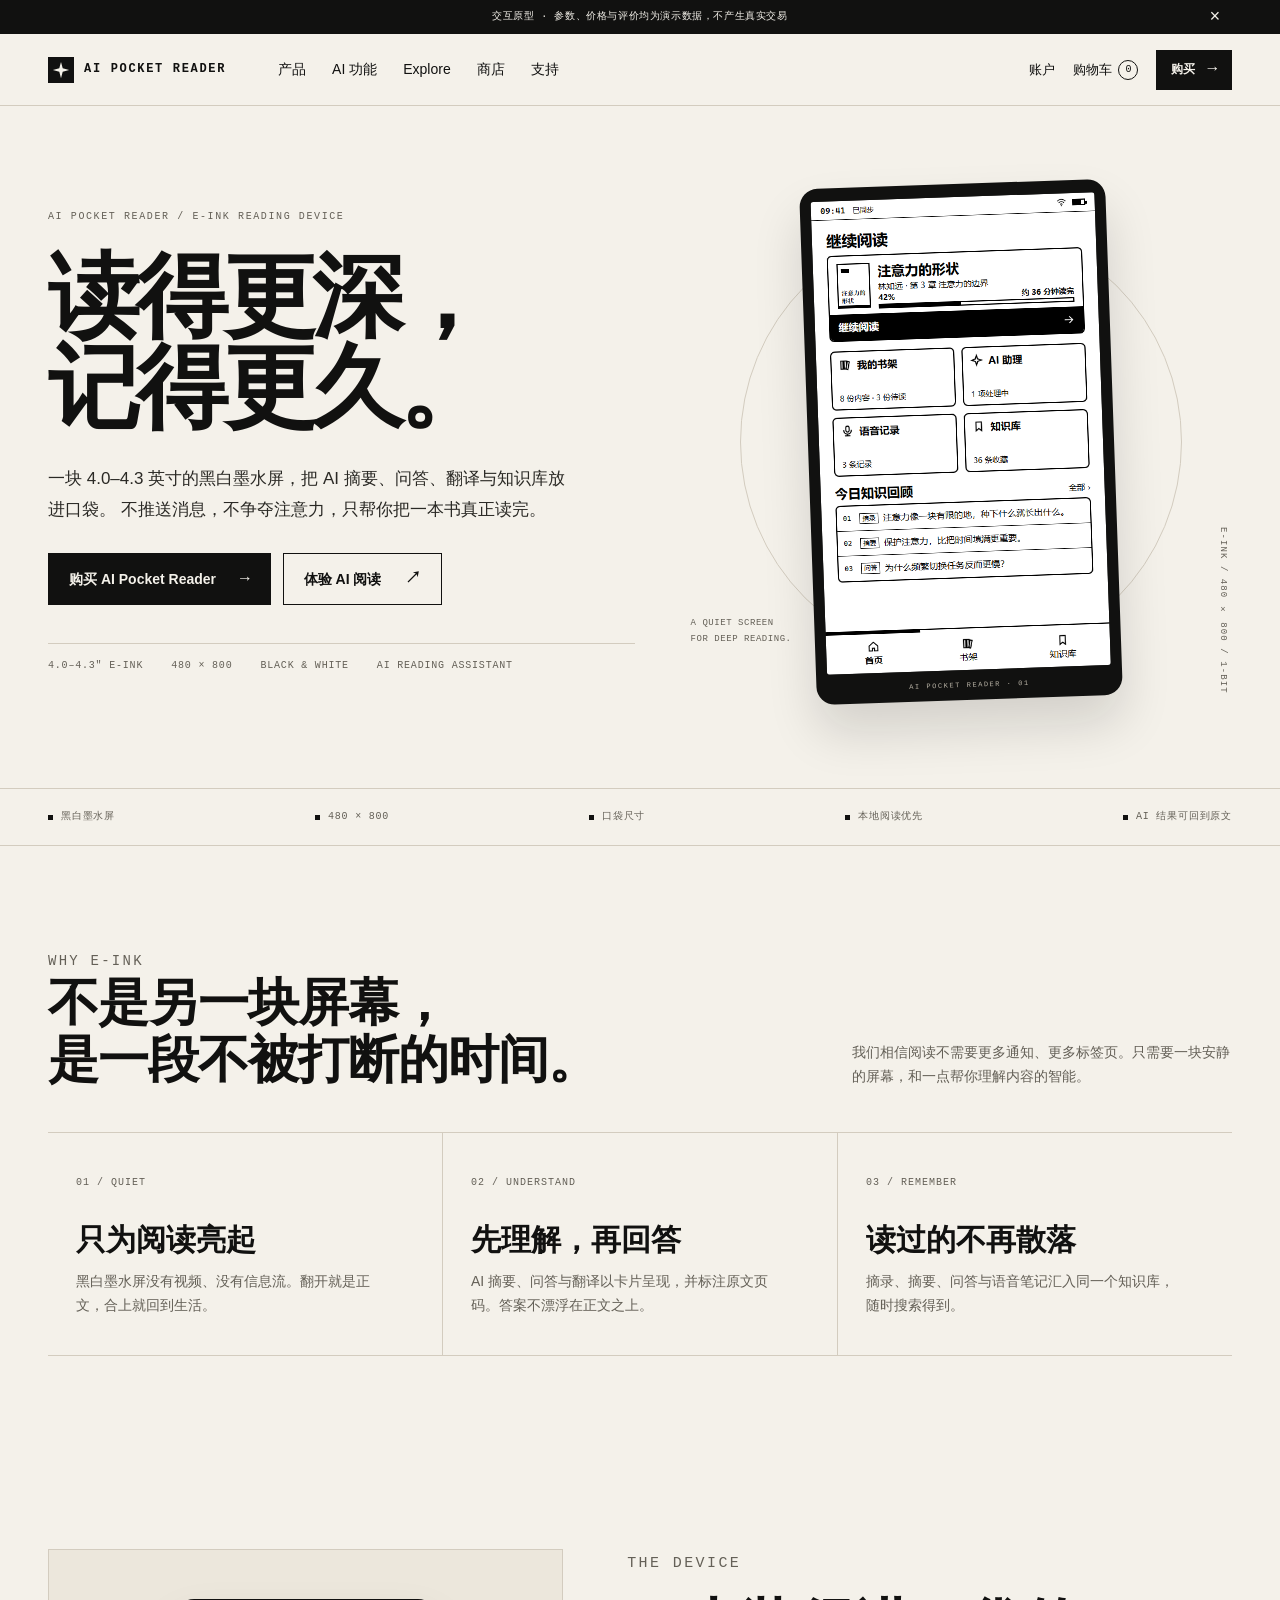
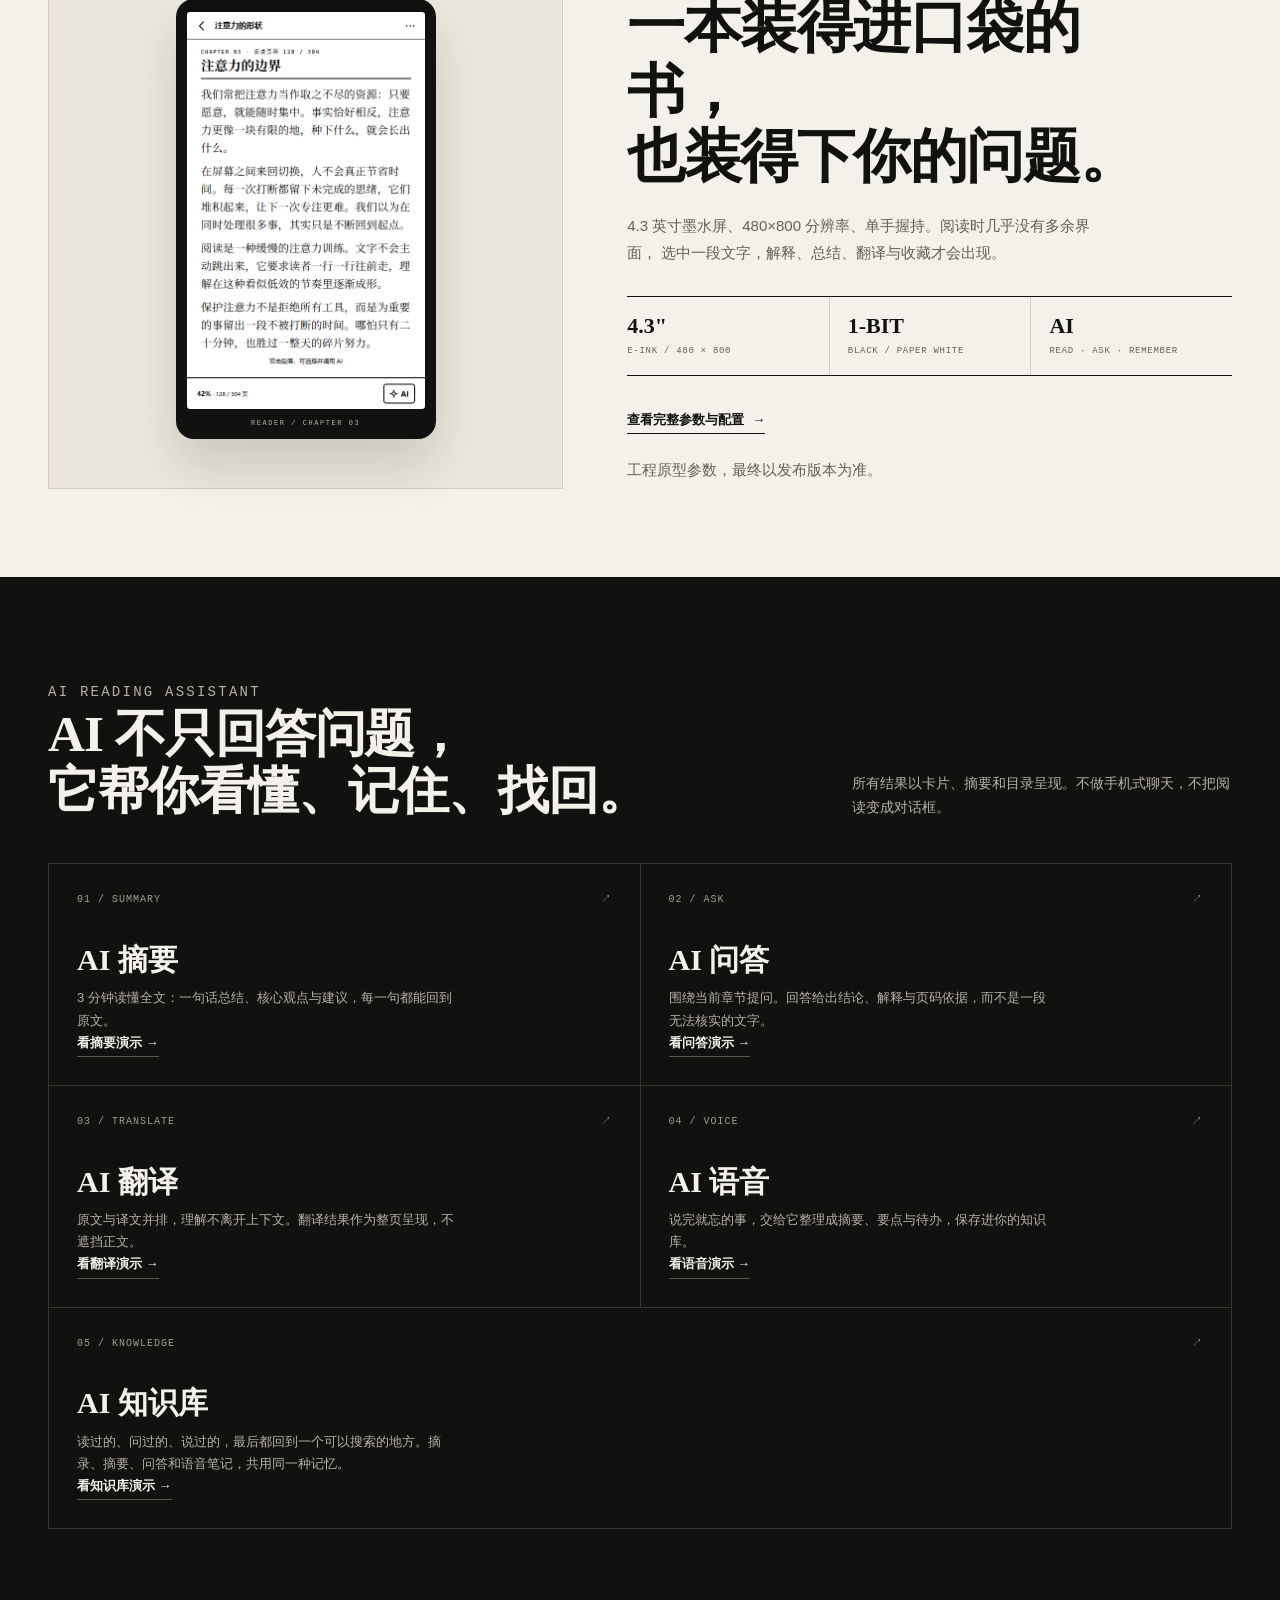
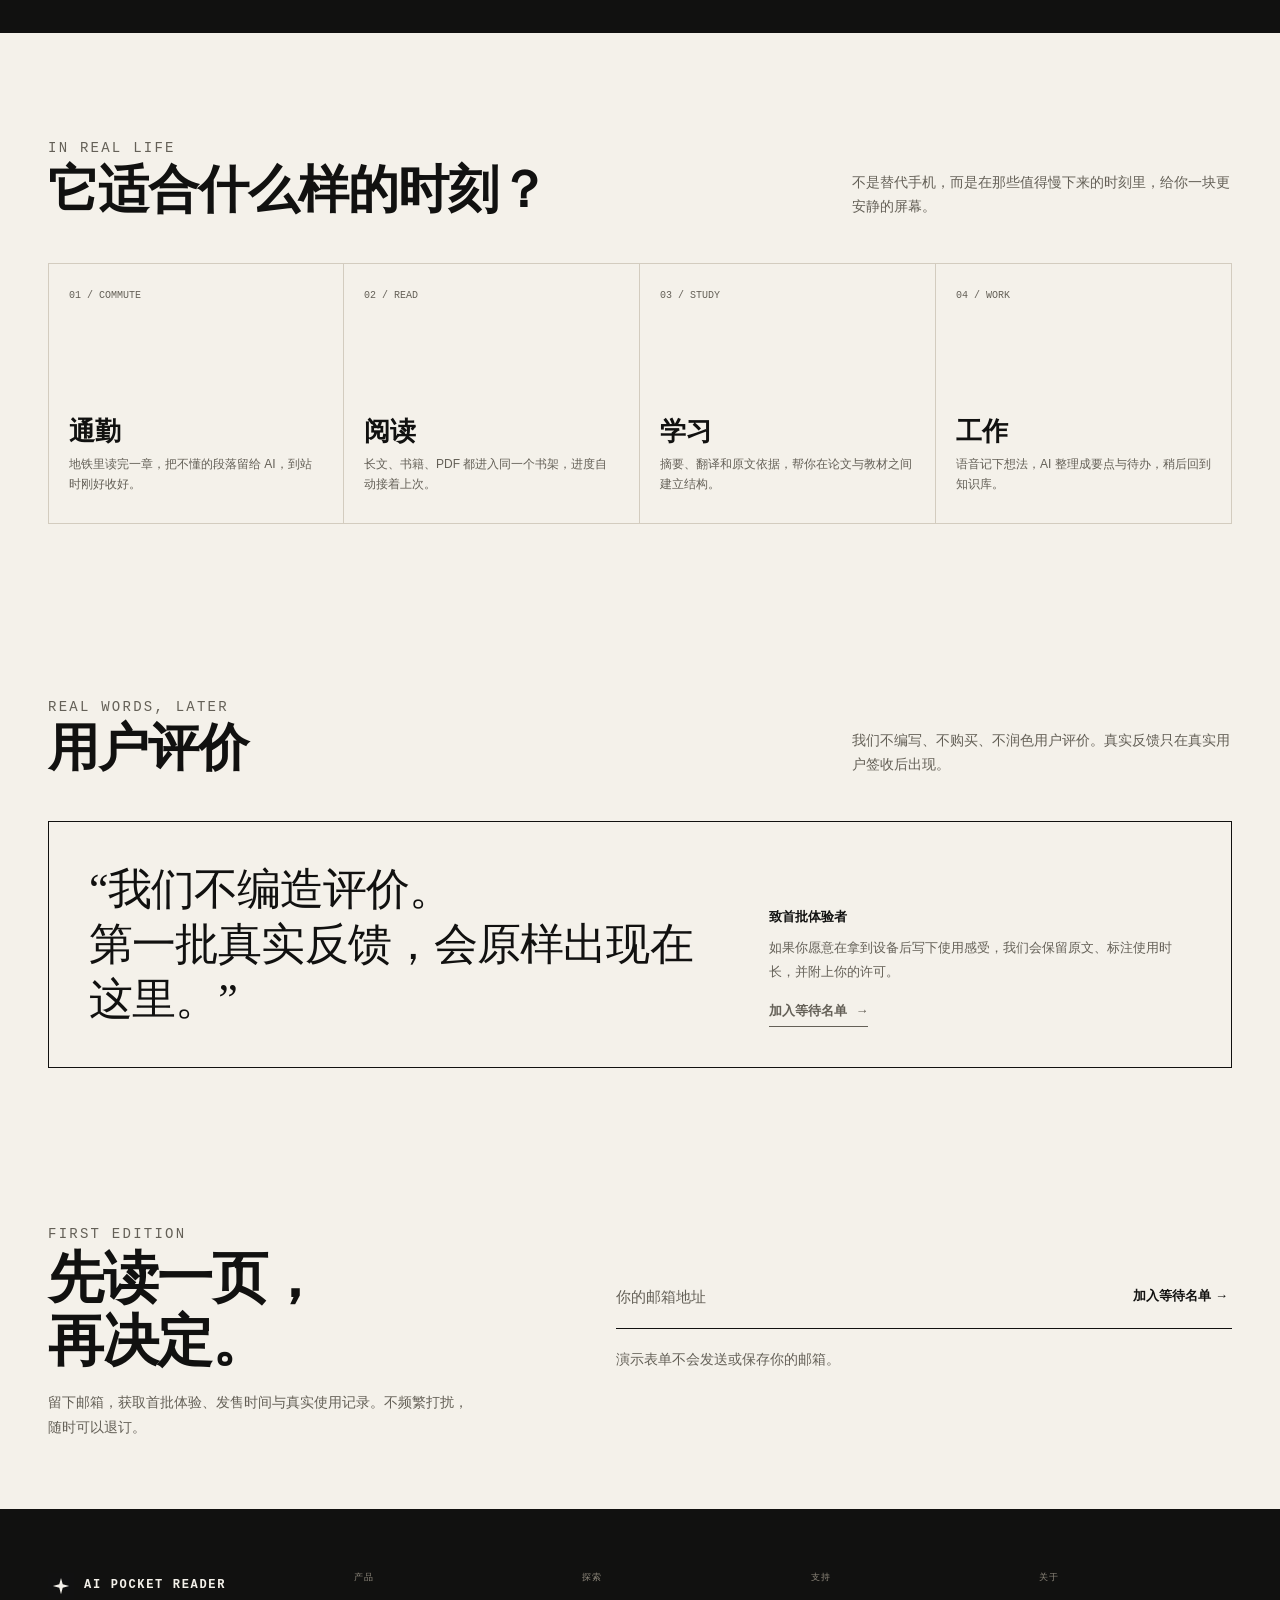
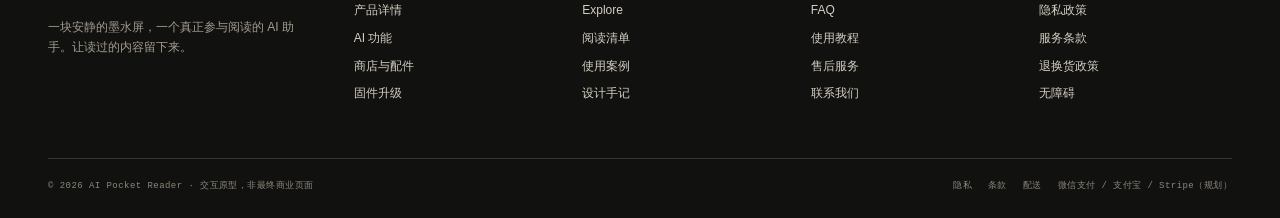
<file: index.html>
<!doctype html>
<html lang="zh-CN">
<head>
  <meta charset="utf-8">
  <meta name="viewport" content="width=device-width, initial-scale=1">
  <title>AI Pocket Reader · 读得更深，记得更久</title>
  <meta name="description" content="AI Pocket Reader 是一台 4.0–4.3 英寸黑白墨水屏阅读器，把 AI 摘要、问答、翻译与个人知识库，放进口袋。">
  <meta property="og:title" content="AI Pocket Reader · 读得更深，记得更久">
  <meta property="og:description" content="一块只为阅读亮起的墨水屏，一个能回到原文的 AI 助手。">
  <meta property="og:type" content="website">
  <link rel="icon" href="assets/favicon.svg" type="image/svg+xml">
  <link rel="stylesheet" href="assets/site.css">
</head>
<body data-page="home">
  <a class="skip-link" href="#main">跳到主要内容</a>

  <div class="announcement" id="announcement">
    <div class="container announcement-inner">
      <span>交互原型 · 参数、价格与评价均为演示数据，不产生真实交易</span>
      <button class="announcement-close" type="button" data-announcement-close aria-label="关闭提示">×</button>
    </div>
  </div>

  <header class="site-header">
    <div class="container header-inner">
      <a class="brand" href="index.html" aria-label="AI Pocket Reader 首页">
        <img src="assets/favicon.svg" alt="">
        <span class="brand-name">AI POCKET READER</span>
      </a>
      <nav class="main-nav" id="main-nav" aria-label="主导航">
        <a class="nav-link" href="products.html">产品</a>
        <a class="nav-link" href="ai.html">AI 功能</a>
        <a class="nav-link" href="explore.html">Explore</a>
        <a class="nav-link" href="store.html">商店</a>
        <a class="nav-link" href="support.html">支持</a>
      </nav>
      <div class="header-actions">
        <a class="header-link" href="account.html">账户</a>
        <button class="cart-button" type="button" data-cart-open aria-label="打开购物车">
          <span>购物车</span><span class="cart-count" data-cart-count>0</span>
        </button>
        <a class="button small" href="products.html">购买 <span class="arrow">→</span></a>
        <button class="menu-button" type="button" data-menu-toggle aria-expanded="false" aria-controls="main-nav" aria-label="打开菜单">
          <span></span><span></span>
        </button>
      </div>
    </div>
  </header>

  <main id="main">

    <section class="hero">
      <div class="container hero-grid">
        <div class="hero-copy">
          <p class="eyebrow">AI POCKET READER / E-INK READING DEVICE</p>
          <h1>读得更深，<br>记得更久。</h1>
          <p class="hero-sub">
            一块 4.0–4.3 英寸的黑白墨水屏，把 AI 摘要、问答、翻译与知识库放进口袋。
            不推送消息，不争夺注意力，只帮你把一本书真正读完。
          </p>
          <div class="hero-actions">
            <a class="button" href="products.html">购买 AI Pocket Reader <span class="arrow">→</span></a>
            <a class="button secondary" href="ai.html">体验 AI 阅读 <span class="arrow">↗</span></a>
          </div>
          <div class="hero-meta">
            <span>4.0–4.3" E-INK</span>
            <span>480 × 800</span>
            <span>BLACK &amp; WHITE</span>
            <span>AI READING ASSISTANT</span>
          </div>
        </div>

        <div class="hero-visual">
          <div class="hero-note">A QUIET SCREEN<br>FOR DEEP READING.</div>
          <div class="device-frame">
            <div class="device-screen">
              <img src="assets/img/home.png" alt="AI Pocket Reader 首页：继续阅读与今日知识回顾">
            </div>
            <div class="device-chin">AI POCKET READER · 01</div>
          </div>
        </div>
      </div>
    </section>

    <div class="trust-strip">
      <div class="container trust-inner">
        <span>黑白墨水屏</span>
        <span>480 × 800</span>
        <span>口袋尺寸</span>
        <span>本地阅读优先</span>
        <span>AI 结果可回到原文</span>
      </div>
    </div>

    <section class="section">
      <div class="container">
        <div class="section-head">
          <div>
            <p class="eyebrow">WHY E-INK</p>
            <h2>不是另一块屏幕，<br>是一段不被打断的时间。</h2>
          </div>
          <p>我们相信阅读不需要更多通知、更多标签页。只需要一块安静的屏幕，和一点帮你理解内容的智能。</p>
        </div>

        <div class="value-grid">
          <div class="value-item">
            <span class="num">01 / QUIET</span>
            <h3>只为阅读亮起</h3>
            <p>黑白墨水屏没有视频、没有信息流。翻开就是正文，合上就回到生活。</p>
          </div>
          <div class="value-item">
            <span class="num">02 / UNDERSTAND</span>
            <h3>先理解，再回答</h3>
            <p>AI 摘要、问答与翻译以卡片呈现，并标注原文页码。答案不漂浮在正文之上。</p>
          </div>
          <div class="value-item">
            <span class="num">03 / REMEMBER</span>
            <h3>读过的不再散落</h3>
            <p>摘录、摘要、问答与语音笔记汇入同一个知识库，随时搜索得到。</p>
          </div>
        </div>
      </div>
    </section>

    <section class="section tight">
      <div class="container showcase-grid">
        <div class="showcase-visual">
          <div class="device-frame flat">
            <div class="device-screen">
              <img src="assets/img/reader.png" alt="AI Pocket Reader 阅读页，22 像素宋体正文与底部 AI 操作入口" loading="lazy">
            </div>
            <div class="device-chin">READER / CHAPTER 03</div>
          </div>
        </div>
        <div class="showcase-copy">
          <p class="eyebrow">THE DEVICE</p>
          <h2>一本装得进口袋的书，<br>也装得下你的问题。</h2>
          <p>
            4.3 英寸墨水屏、480×800 分辨率、单手握持。阅读时几乎没有多余界面，
            选中一段文字，解释、总结、翻译与收藏才会出现。
          </p>
          <div class="spec-strip">
            <div>
              <strong>4.3"</strong>
              <span>E-INK / 480 × 800</span>
            </div>
            <div>
              <strong>1-BIT</strong>
              <span>BLACK / PAPER WHITE</span>
            </div>
            <div>
              <strong>AI</strong>
              <span>READ · ASK · REMEMBER</span>
            </div>
          </div>
          <a class="text-link" href="products.html">查看完整参数与配置 <span>→</span></a>
          <p class="form-note">工程原型参数，最终以发布版本为准。</p>
        </div>
      </div>
    </section>

    <section class="section dark">
      <div class="container">
        <div class="section-head">
          <div>
            <p class="eyebrow on-dark">AI READING ASSISTANT</p>
            <h2>AI 不只回答问题，<br>它帮你看懂、记住、找回。</h2>
          </div>
          <p>所有结果以卡片、摘要和目录呈现。不做手机式聊天，不把阅读变成对话框。</p>
        </div>

        <div class="ai-grid">
          <a class="ai-card" href="ai.html#summary">
            <div class="ai-card-top"><span>01 / SUMMARY</span><span>↗</span></div>
            <h3>AI 摘要</h3>
            <p>3 分钟读懂全文：一句话总结、核心观点与建议，每一句都能回到原文。</p>
            <span class="text-link">看摘要演示 →</span>
          </a>
          <a class="ai-card" href="ai.html#ask">
            <div class="ai-card-top"><span>02 / ASK</span><span>↗</span></div>
            <h3>AI 问答</h3>
            <p>围绕当前章节提问。回答给出结论、解释与页码依据，而不是一段无法核实的文字。</p>
            <span class="text-link">看问答演示 →</span>
          </a>
          <a class="ai-card" href="ai.html#translate">
            <div class="ai-card-top"><span>03 / TRANSLATE</span><span>↗</span></div>
            <h3>AI 翻译</h3>
            <p>原文与译文并排，理解不离开上下文。翻译结果作为整页呈现，不遮挡正文。</p>
            <span class="text-link">看翻译演示 →</span>
          </a>
          <a class="ai-card" href="ai.html#voice">
            <div class="ai-card-top"><span>04 / VOICE</span><span>↗</span></div>
            <h3>AI 语音</h3>
            <p>说完就忘的事，交给它整理成摘要、要点与待办，保存进你的知识库。</p>
            <span class="text-link">看语音演示 →</span>
          </a>
          <a class="ai-card" href="ai.html#knowledge" style="grid-column: 1 / -1;">
            <div class="ai-card-top"><span>05 / KNOWLEDGE</span><span>↗</span></div>
            <h3>AI 知识库</h3>
            <p>读过的、问过的、说过的，最后都回到一个可以搜索的地方。摘录、摘要、问答和语音笔记，共用同一种记忆。</p>
            <span class="text-link">看知识库演示 →</span>
          </a>
        </div>
      </div>
    </section>

    <section class="section">
      <div class="container">
        <div class="section-head">
          <div>
            <p class="eyebrow">IN REAL LIFE</p>
            <h2>它适合什么样的时刻？</h2>
          </div>
          <p>不是替代手机，而是在那些值得慢下来的时刻里，给你一块更安静的屏幕。</p>
        </div>
        <div class="scenario-grid">
          <div class="scenario">
            <span class="num">01 / COMMUTE</span>
            <h3>通勤</h3>
            <p>地铁里读完一章，把不懂的段落留给 AI，到站时刚好收好。</p>
          </div>
          <div class="scenario">
            <span class="num">02 / READ</span>
            <h3>阅读</h3>
            <p>长文、书籍、PDF 都进入同一个书架，进度自动接着上次。</p>
          </div>
          <div class="scenario">
            <span class="num">03 / STUDY</span>
            <h3>学习</h3>
            <p>摘要、翻译和原文依据，帮你在论文与教材之间建立结构。</p>
          </div>
          <div class="scenario">
            <span class="num">04 / WORK</span>
            <h3>工作</h3>
            <p>语音记下想法，AI 整理成要点与待办，稍后回到知识库。</p>
          </div>
        </div>
      </div>
    </section>

    <section class="section tight">
      <div class="container">
        <div class="section-head">
          <div>
            <p class="eyebrow">REAL WORDS, LATER</p>
            <h2>用户评价</h2>
          </div>
          <p>我们不编写、不购买、不润色用户评价。真实反馈只在真实用户签收后出现。</p>
        </div>
        <div class="review-panel">
          <p class="quote">“我们不编造评价。<br>第一批真实反馈，会原样出现在这里。”</p>
          <div class="note">
            <strong>致首批体验者</strong>
            如果你愿意在拿到设备后写下使用感受，我们会保留原文、标注使用时长，并附上你的许可。
            <div style="margin-top:16px"><a class="text-link" href="#waitlist">加入等待名单 <span>→</span></a></div>
          </div>
        </div>
      </div>
    </section>

    <section class="section tight" id="waitlist">
      <div class="container waitlist">
        <div>
          <p class="eyebrow">FIRST EDITION</p>
          <h2>先读一页，<br>再决定。</h2>
          <p>留下邮箱，获取首批体验、发售时间与真实使用记录。不频繁打扰，随时可以退订。</p>
        </div>
        <div>
          <form class="waitlist-form" data-demo-form="waitlist">
            <label class="visually-hidden" for="waitlist-email">邮箱</label>
            <input id="waitlist-email" type="email" placeholder="你的邮箱地址" required>
            <button type="submit">加入等待名单 →</button>
            <div class="form-success" data-form-success hidden>已加入等待名单（演示）。我们会在有真实进展时联系你。</div>
          </form>
          <p class="form-note">演示表单不会发送或保存你的邮箱。</p>
        </div>
      </div>
    </section>

  </main>

  <footer class="site-footer">
    <div class="container">
      <div class="footer-grid">
        <div class="footer-brand">
          <a class="brand" href="index.html">
            <img src="assets/favicon.svg" alt="">
            <span class="brand-name">AI POCKET READER</span>
          </a>
          <p>一块安静的墨水屏，一个真正参与阅读的 AI 助手。让读过的内容留下来。</p>
        </div>
        <div class="footer-col">
          <h3>产品</h3>
          <a href="products.html">产品详情</a>
          <a href="ai.html">AI 功能</a>
          <a href="store.html">商店与配件</a>
          <a href="support.html#firmware">固件升级</a>
        </div>
        <div class="footer-col">
          <h3>探索</h3>
          <a href="explore.html">Explore</a>
          <a href="explore.html#reading-lists">阅读清单</a>
          <a href="explore.html#case-study">使用案例</a>
          <a href="article.html">设计手记</a>
        </div>
        <div class="footer-col">
          <h3>支持</h3>
          <a href="support.html#faq">FAQ</a>
          <a href="support.html#guides">使用教程</a>
          <a href="support.html#warranty">售后服务</a>
          <a href="support.html#contact">联系我们</a>
        </div>
        <div class="footer-col">
          <h3>关于</h3>
          <a href="legal.html#privacy">隐私政策</a>
          <a href="legal.html#terms">服务条款</a>
          <a href="legal.html#returns">退换货政策</a>
          <a href="legal.html#accessibility">无障碍</a>
        </div>
      </div>
      <div class="footer-bottom">
        <span>© <span data-year>2026</span> AI Pocket Reader · 交互原型，非最终商业页面</span>
        <nav aria-label="法律信息">
          <a href="legal.html#privacy">隐私</a>
          <a href="legal.html#terms">条款</a>
          <a href="legal.html#shipping">配送</a>
          <span>微信支付 / 支付宝 / Stripe（规划）</span>
        </nav>
      </div>
    </div>
  </footer>

  <script src="assets/site.js"></script>
</body>
</html>
</file>
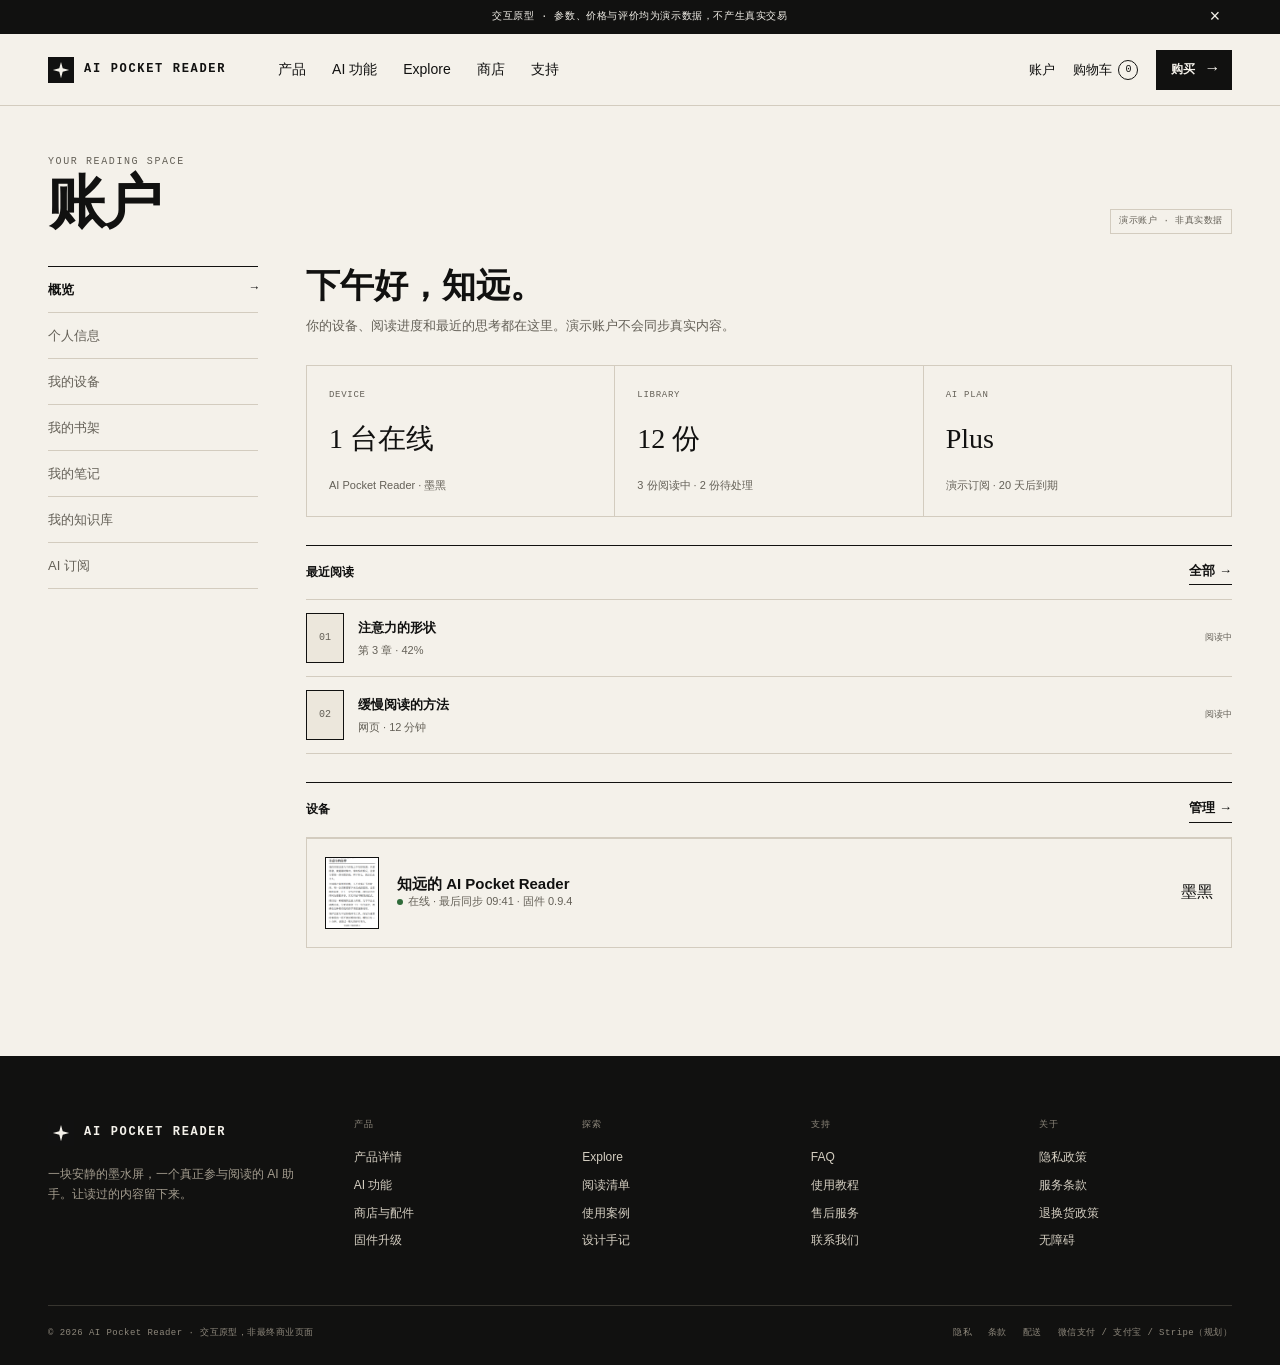
<file: account.html>
<!doctype html>
<html lang="zh-CN">
<head>
  <meta charset="utf-8">
  <meta name="viewport" content="width=device-width, initial-scale=1">
  <title>账户 · AI Pocket Reader</title>
  <meta name="description" content="管理 AI Pocket Reader 设备、书架、笔记、知识库与 AI 订阅。">
  <meta name="robots" content="noindex">
  <link rel="icon" href="assets/favicon.svg" type="image/svg+xml">
  <link rel="stylesheet" href="assets/site.css">
</head>
<body data-page="account">
  <a class="skip-link" href="#main">跳到主要内容</a>

  <div class="announcement" id="announcement">
    <div class="container announcement-inner">
      <span>交互原型 · 参数、价格与评价均为演示数据，不产生真实交易</span>
      <button class="announcement-close" type="button" data-announcement-close aria-label="关闭提示">×</button>
    </div>
  </div>

  <header class="site-header">
    <div class="container header-inner">
      <a class="brand" href="index.html" aria-label="AI Pocket Reader 首页">
        <img src="assets/favicon.svg" alt="">
        <span class="brand-name">AI POCKET READER</span>
      </a>
      <nav class="main-nav" id="main-nav" aria-label="主导航">
        <a class="nav-link" href="products.html">产品</a>
        <a class="nav-link" href="ai.html">AI 功能</a>
        <a class="nav-link" href="explore.html">Explore</a>
        <a class="nav-link" href="store.html">商店</a>
        <a class="nav-link" href="support.html">支持</a>
      </nav>
      <div class="header-actions">
        <a class="header-link" href="account.html" aria-current="page">账户</a>
        <button class="cart-button" type="button" data-cart-open aria-label="打开购物车">
          <span>购物车</span><span class="cart-count" data-cart-count>0</span>
        </button>
        <a class="button small" href="products.html">购买 <span class="arrow">→</span></a>
        <button class="menu-button" type="button" data-menu-toggle aria-expanded="false" aria-controls="main-nav" aria-label="打开菜单">
          <span></span><span></span>
        </button>
      </div>
    </div>
  </header>

  <main id="main">
    <div class="account-page">
      <div class="container">
        <div class="account-head">
          <div>
            <p class="eyebrow">YOUR READING SPACE</p>
            <h1>账户</h1>
          </div>
          <span class="demo-badge">演示账户 · 非真实数据</span>
        </div>

        <div class="account-layout">
          <nav class="account-nav" aria-label="账户导航">
            <button class="account-tab is-active" type="button" data-account-tab="overview" aria-selected="true">概览</button>
            <button class="account-tab" type="button" data-account-tab="profile" aria-selected="false">个人信息</button>
            <button class="account-tab" type="button" data-account-tab="devices" aria-selected="false">我的设备</button>
            <button class="account-tab" type="button" data-account-tab="library" aria-selected="false">我的书架</button>
            <button class="account-tab" type="button" data-account-tab="notes" aria-selected="false">我的笔记</button>
            <button class="account-tab" type="button" data-account-tab="knowledge" aria-selected="false">我的知识库</button>
            <button class="account-tab" type="button" data-account-tab="subscription" aria-selected="false">AI 订阅</button>
          </nav>

          <div>
            <section class="account-panel is-active" id="overview" data-account-panel="overview">
              <h2>下午好，知远。</h2>
              <p class="panel-intro">你的设备、阅读进度和最近的思考都在这里。演示账户不会同步真实内容。</p>

              <div class="account-cards">
                <div class="account-card">
                  <span class="label">DEVICE</span>
                  <span class="value">1 台在线</span>
                  <span class="note">AI Pocket Reader · 墨黑</span>
                </div>
                <div class="account-card">
                  <span class="label">LIBRARY</span>
                  <span class="value">12 份</span>
                  <span class="note">3 份阅读中 · 2 份待处理</span>
                </div>
                <div class="account-card">
                  <span class="label">AI PLAN</span>
                  <span class="value">Plus</span>
                  <span class="note">演示订阅 · 20 天后到期</span>
                </div>
              </div>

              <div class="account-block">
                <div class="account-block-head"><span>最近阅读</span><a class="text-link" href="#library" data-account-jump="library">全部 →</a></div>
                <div class="data-row">
                  <span class="thumb-text">01</span>
                  <span class="grow"><strong>注意力的形状</strong><span class="sub">第 3 章 · 42%</span><span class="bar"><i style="width:42%"></i></span></span>
                  <span class="status">阅读中</span>
                </div>
                <div class="data-row">
                  <span class="thumb-text">02</span>
                  <span class="grow"><strong>缓慢阅读的方法</strong><span class="sub">网页 · 12 分钟</span><span class="bar"><i style="width:18%"></i></span></span>
                  <span class="status">阅读中</span>
                </div>
              </div>

              <div class="account-block">
                <div class="account-block-head"><span>设备</span><a class="text-link" href="#devices" data-account-jump="devices">管理 →</a></div>
                <div class="device-card">
                  <img src="assets/img/reader.png" alt="">
                  <div class="grow">
                    <h3>知远的 AI Pocket Reader</h3>
                    <p><span class="status-dot"></span>在线 · 最后同步 09:41 · 固件 0.9.4</p>
                  </div>
                  <span class="status">墨黑</span>
                </div>
              </div>
            </section>

            <section class="account-panel" id="profile" data-account-panel="profile">
              <h2>个人信息</h2>
              <p class="panel-intro">这些信息只用于演示。真实站点会要求登录、验证与隐私同意。</p>
              <form class="profile-grid" data-demo-form="profile">
                <div class="field"><label for="profile-name">昵称</label><input id="profile-name" value="林知远"></div>
                <div class="field"><label for="profile-email">邮箱</label><input id="profile-email" type="email" value="demo@aipocketreader.com"></div>
                <div class="field"><label for="profile-phone">手机号</label><input id="profile-phone" value="138 0000 0000"></div>
                <div class="field"><label for="profile-lang">语言</label><input id="profile-lang" value="简体中文"></div>
                <div class="field full"><label for="profile-region">地区</label><input id="profile-region" value="中国大陆 / CNY"></div>
                <div class="full" style="display:flex;gap:10px;flex-wrap:wrap;align-items:center">
                  <button class="button small" type="submit">保存修改 <span class="arrow">→</span></button>
                  <button class="button small secondary" type="button" data-demo-action="已导出数据（演示）">导出我的数据</button>
                  <button class="button small secondary" type="button" data-demo-action="删除账户需 30 天冷静期（演示）">删除账户</button>
                  <span class="form-success" data-form-success hidden>已保存（演示）。</span>
                </div>
              </form>
            </section>

            <section class="account-panel" id="devices" data-account-panel="devices">
              <h2>我的设备</h2>
              <p class="panel-intro">绑定设备后，书架、笔记与知识库会在设备与账户之间同步。演示设备不会连接真实硬件。</p>
              <div class="device-card">
                <img src="assets/img/reader.png" alt="">
                <div class="grow">
                  <h3>知远的 AI Pocket Reader</h3>
                  <p><span class="status-dot"></span>在线 · 墨黑 · 序列号 ···· 0421</p>
                  <p>固件 0.9.4 · 最后同步 09:41 · 电量 72%</p>
                </div>
                <button class="button small secondary" type="button" data-demo-action="设备解绑需要二次确认（演示）">解绑</button>
              </div>
              <div style="margin-top:14px;display:flex;gap:10px;flex-wrap:wrap">
                <button class="button small" type="button" data-demo-action="配对码已生成：482 019（演示）">绑定新设备 <span class="arrow">→</span></button>
                <a class="button small secondary" href="support.html#firmware">固件与教程</a>
              </div>
              <div class="account-block">
                <div class="account-block-head"><span>同步状态</span><span>刚刚</span></div>
                <div class="data-row"><span class="grow">书架元数据 <span class="sub">12 份 · 已同步</span></span><span class="status">完成</span></div>
                <div class="data-row"><span class="grow">笔记与摘录 <span class="sub">36 条 · 已同步</span></span><span class="status">完成</span></div>
                <div class="data-row"><span class="grow">知识库 <span class="sub">8 条 · 已同步</span></span><span class="status">完成</span></div>
              </div>
            </section>

            <section class="account-panel" id="library" data-account-panel="library">
              <h2>我的书架</h2>
              <p class="panel-intro">网页端目前只展示书架元数据；完整阅读在设备上进行。</p>
              <div class="account-block">
                <div class="account-block-head"><span>全部内容 · 12</span><span>按最近阅读</span></div>
                <div class="data-row">
                  <span class="thumb-text">01</span>
                  <span class="grow"><strong>注意力的形状</strong><span class="sub">林知远 · 书籍 · 42%</span><span class="bar"><i style="width:42%"></i></span></span>
                  <span class="status">AI 已就绪</span>
                </div>
                <div class="data-row">
                  <span class="thumb-text">02</span>
                  <span class="grow"><strong>缓慢阅读的方法</strong><span class="sub">网页 · 18%</span><span class="bar"><i style="width:18%"></i></span></span>
                  <span class="status">AI 已就绪</span>
                </div>
                <div class="data-row">
                  <span class="thumb-text">03</span>
                  <span class="grow"><strong>2026 年阅读报告</strong><span class="sub">PDF · 28 页 · 未读</span><span class="bar"><i style="width:0%"></i></span></span>
                  <span class="status">处理中 3/4</span>
                </div>
                <div class="data-row">
                  <span class="thumb-text">04</span>
                  <span class="grow"><strong>如何为深度阅读设计一块屏幕</strong><span class="sub">网页 · 已完成</span><span class="bar"><i style="width:100%"></i></span></span>
                  <span class="status">已完成</span>
                </div>
              </div>
              <div style="margin-top:18px"><a class="text-link" href="support.html#guides">导入与同步教程 →</a></div>
            </section>

            <section class="account-panel" id="notes" data-account-panel="notes">
              <h2>我的笔记</h2>
              <p class="panel-intro">来自设备的摘录与个人笔记。演示数据不会与真实设备同步。</p>
              <div class="account-block">
                <div class="account-block-head"><span>最近笔记 · 36</span><span>按时间</span></div>
                <div class="data-row"><span class="grow"><strong>“注意力是一块有限的地。”</strong><span class="sub">《注意力的形状》· 第 3 章 · 11-09</span></span><span class="status">摘录</span></div>
                <div class="data-row"><span class="grow"><strong>通勤时不强迫自己记住所有内容。</strong><span class="sub">个人笔记 · 11-08</span></span><span class="status">笔记</span></div>
                <div class="data-row"><span class="grow"><strong>阅读需要一段完整的时间，而不只是碎片。</strong><span class="sub">《缓慢阅读的方法》· 11-06</span></span><span class="status">摘录</span></div>
              </div>
              <div style="margin-top:18px"><button class="button small secondary" type="button" data-demo-action="已请求导出 Markdown（演示）">导出笔记</button></div>
            </section>

            <section class="account-panel" id="knowledge" data-account-panel="knowledge">
              <h2>我的知识库</h2>
              <p class="panel-intro">摘要、问答与语音笔记的统一定居点。演示搜索不会读取真实内容。</p>
              <div class="account-block">
                <div class="account-block-head"><span>最近条目 · 8</span><a class="text-link" href="ai.html#knowledge">查看 AI 演示 →</a></div>
                <div class="data-row"><span class="grow"><strong>注意力是有限的土地，保护它，比填满它更重要。</strong><span class="sub">摘要 · 《注意力的形状》· 11-08</span></span><span class="status">摘要</span></div>
                <div class="data-row"><span class="grow"><strong>为什么频繁切换任务反而更慢？</strong><span class="sub">问答 · 2 条原文依据 · 11-07</span></span><span class="status">问答</span></div>
                <div class="data-row"><span class="grow"><strong>把每天早晨的第一段时间留给阅读。</strong><span class="sub">语音笔记 · 02:13 · 11-06</span></span><span class="status">语音</span></div>
              </div>
            </section>

            <section class="account-panel" id="subscription" data-account-panel="subscription">
              <h2>AI 订阅</h2>
              <p class="panel-intro">演示订阅不会扣款。真实计划、额度与价格将在发售时公布。</p>
              <div class="subscription-card">
                <div>
                  <div class="eyebrow">CURRENT PLAN</div>
                  <div class="plan">Plus</div>
                  <p class="muted" style="font-size:12px;margin-top:8px">面向高频阅读者 · 每月自动续费</p>
                </div>
                <div style="text-align:right">
                  <div class="price">¥19 / 月</div>
                  <div class="status">下次续费：2026-12-01</div>
                </div>
                <ul>
                  <li>AI 摘要与问答额度 · 充足</li>
                  <li>翻译与语音转写 · 包含</li>
                  <li>知识库容量 · 10 GB</li>
                  <li>最多 3 台设备同步</li>
                </ul>
              </div>
              <div style="margin-top:16px;display:flex;gap:10px;flex-wrap:wrap">
                <button class="button small" type="button" data-demo-action="升级流程（演示）">升级计划</button>
                <button class="button small secondary" type="button" data-demo-action="已打开取消续费确认（演示）">取消续费</button>
                <button class="button small secondary" type="button" data-demo-action="发票（演示）">查看发票</button>
              </div>
            </section>
          </div>
        </div>
      </div>
    </div>
  </main>

  <footer class="site-footer">
    <div class="container">
      <div class="footer-grid">
        <div class="footer-brand">
          <a class="brand" href="index.html">
            <img src="assets/favicon.svg" alt="">
            <span class="brand-name">AI POCKET READER</span>
          </a>
          <p>一块安静的墨水屏，一个真正参与阅读的 AI 助手。让读过的内容留下来。</p>
        </div>
        <div class="footer-col">
          <h3>产品</h3>
          <a href="products.html">产品详情</a>
          <a href="ai.html">AI 功能</a>
          <a href="store.html">商店与配件</a>
          <a href="support.html#firmware">固件升级</a>
        </div>
        <div class="footer-col">
          <h3>探索</h3>
          <a href="explore.html">Explore</a>
          <a href="explore.html#reading-lists">阅读清单</a>
          <a href="explore.html#case-study">使用案例</a>
          <a href="article.html">设计手记</a>
        </div>
        <div class="footer-col">
          <h3>支持</h3>
          <a href="support.html#faq">FAQ</a>
          <a href="support.html#guides">使用教程</a>
          <a href="support.html#warranty">售后服务</a>
          <a href="support.html#contact">联系我们</a>
        </div>
        <div class="footer-col">
          <h3>关于</h3>
          <a href="legal.html#privacy">隐私政策</a>
          <a href="legal.html#terms">服务条款</a>
          <a href="legal.html#returns">退换货政策</a>
          <a href="legal.html#accessibility">无障碍</a>
        </div>
      </div>
      <div class="footer-bottom">
        <span>© <span data-year>2026</span> AI Pocket Reader · 交互原型，非最终商业页面</span>
        <nav aria-label="法律信息">
          <a href="legal.html#privacy">隐私</a>
          <a href="legal.html#terms">条款</a>
          <a href="legal.html#shipping">配送</a>
          <span>微信支付 / 支付宝 / Stripe（规划）</span>
        </nav>
      </div>
    </div>
  </footer>

  <script src="assets/site.js"></script>
</body>
</html>
</file>
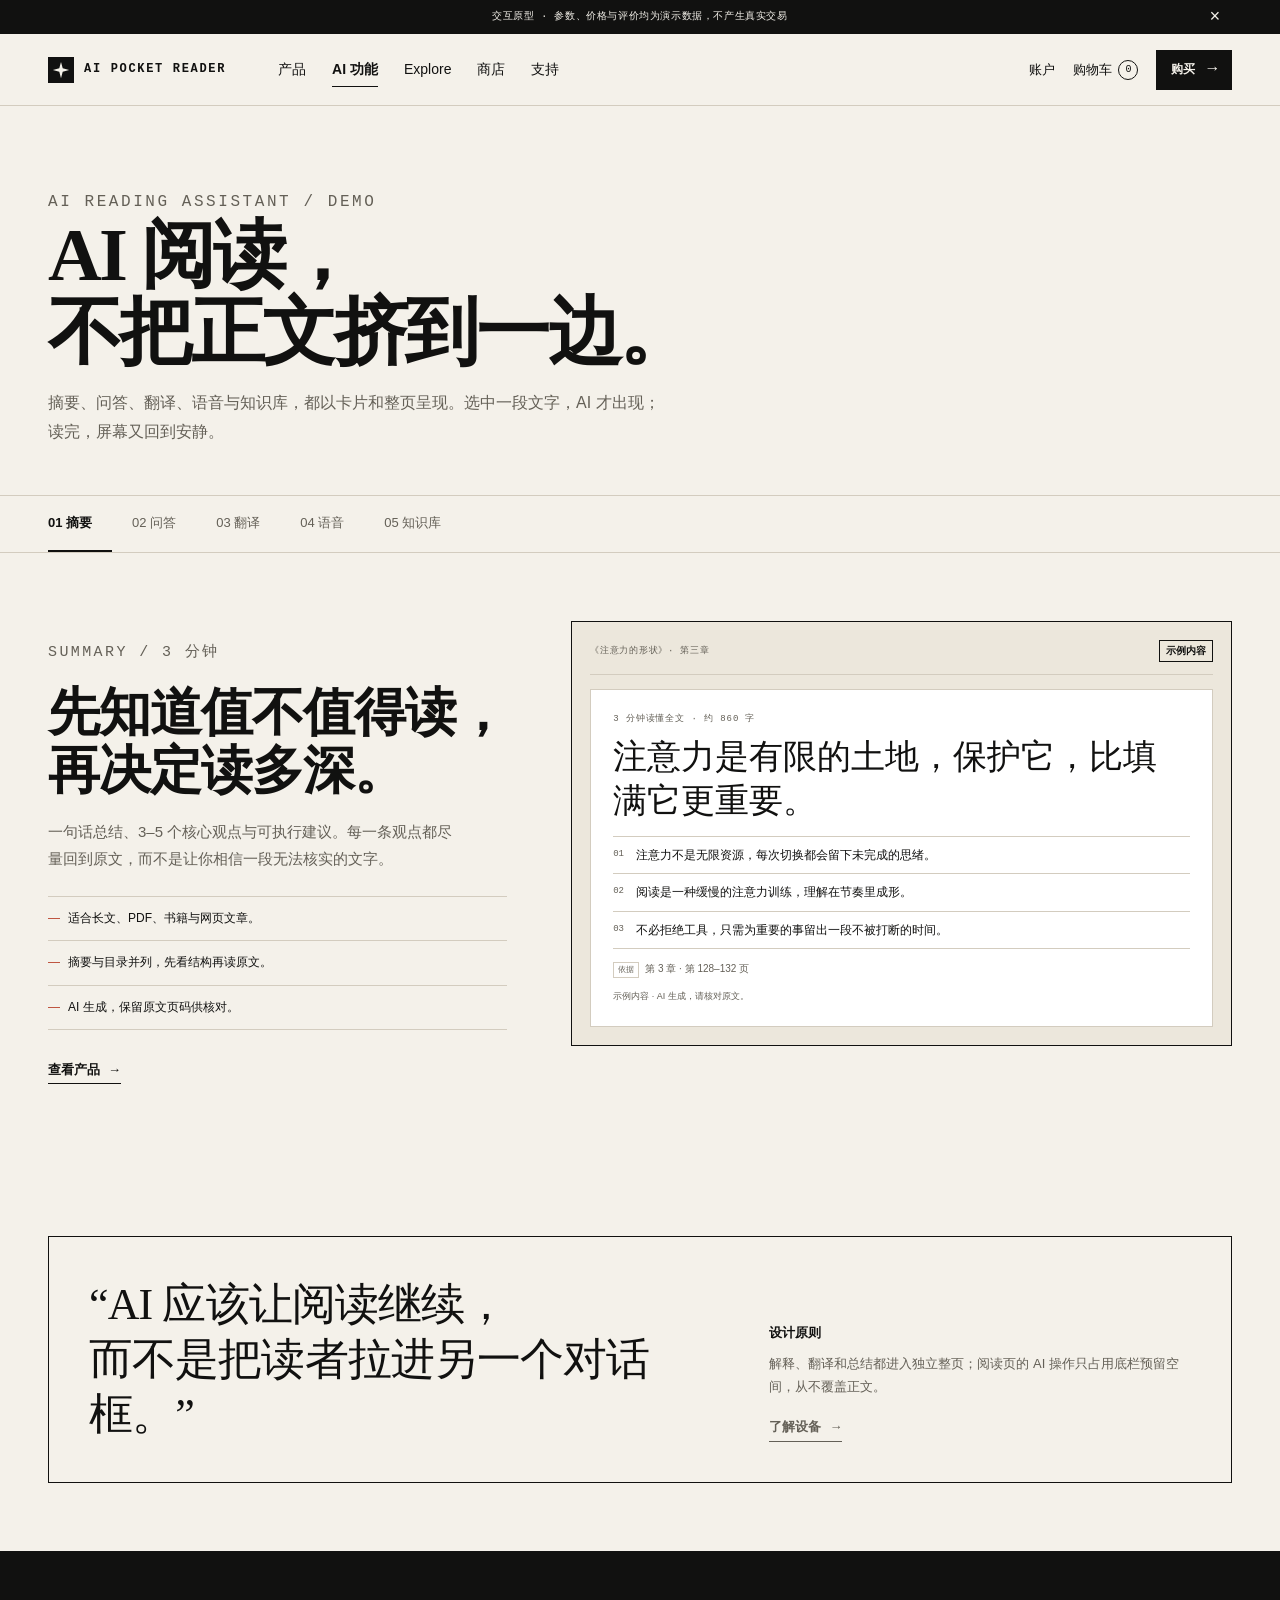
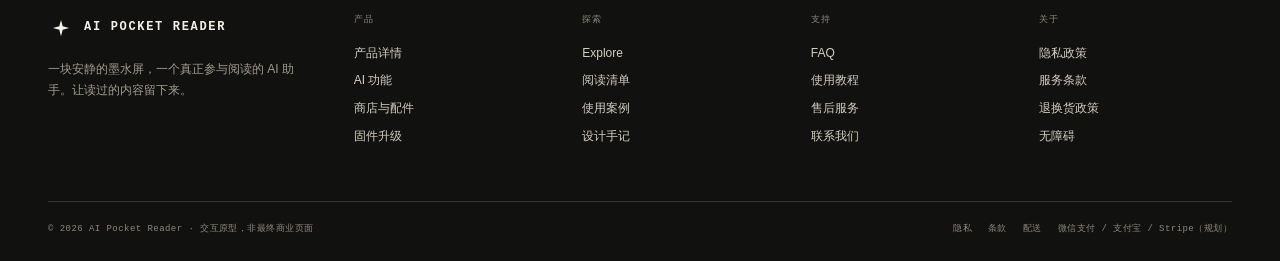
<file: ai.html>
<!doctype html>
<html lang="zh-CN">
<head>
  <meta charset="utf-8">
  <meta name="viewport" content="width=device-width, initial-scale=1">
  <title>AI 功能 · AI Pocket Reader</title>
  <meta name="description" content="AI 摘要、问答、翻译、语音与知识库：看看 AI Pocket Reader 如何把 AI 放进阅读，而不是把阅读变成聊天。">
  <meta property="og:title" content="AI 功能 · AI Pocket Reader">
  <meta property="og:description" content="AI 阅读，不把正文挤到一边。">
  <link rel="icon" href="assets/favicon.svg" type="image/svg+xml">
  <link rel="stylesheet" href="assets/site.css">
</head>
<body data-page="ai">
  <a class="skip-link" href="#main">跳到主要内容</a>

  <div class="announcement" id="announcement">
    <div class="container announcement-inner">
      <span>交互原型 · 参数、价格与评价均为演示数据，不产生真实交易</span>
      <button class="announcement-close" type="button" data-announcement-close aria-label="关闭提示">×</button>
    </div>
  </div>

  <header class="site-header">
    <div class="container header-inner">
      <a class="brand" href="index.html" aria-label="AI Pocket Reader 首页">
        <img src="assets/favicon.svg" alt="">
        <span class="brand-name">AI POCKET READER</span>
      </a>
      <nav class="main-nav" id="main-nav" aria-label="主导航">
        <a class="nav-link" href="products.html">产品</a>
        <a class="nav-link is-active" href="ai.html" aria-current="page">AI 功能</a>
        <a class="nav-link" href="explore.html">Explore</a>
        <a class="nav-link" href="store.html">商店</a>
        <a class="nav-link" href="support.html">支持</a>
      </nav>
      <div class="header-actions">
        <a class="header-link" href="account.html">账户</a>
        <button class="cart-button" type="button" data-cart-open aria-label="打开购物车">
          <span>购物车</span><span class="cart-count" data-cart-count>0</span>
        </button>
        <a class="button small" href="products.html">购买 <span class="arrow">→</span></a>
        <button class="menu-button" type="button" data-menu-toggle aria-expanded="false" aria-controls="main-nav" aria-label="打开菜单">
          <span></span><span></span>
        </button>
      </div>
    </div>
  </header>

  <main id="main">
    <section class="ai-page-hero">
      <div class="container">
        <p class="eyebrow">AI READING ASSISTANT / DEMO</p>
        <h1>AI 阅读，<br>不把正文挤到一边。</h1>
        <p>摘要、问答、翻译、语音与知识库，都以卡片和整页呈现。选中一段文字，AI 才出现；读完，屏幕又回到安静。</p>
      </div>
    </section>

    <div class="ai-tabs">
      <div class="container ai-tabs-inner" role="tablist" aria-label="AI 功能演示">
        <button class="ai-tab is-active" type="button" role="tab" data-ai-tab="summary" aria-selected="true" aria-controls="summary">01 摘要</button>
        <button class="ai-tab" type="button" role="tab" data-ai-tab="ask" aria-selected="false" aria-controls="ask">02 问答</button>
        <button class="ai-tab" type="button" role="tab" data-ai-tab="translate" aria-selected="false" aria-controls="translate">03 翻译</button>
        <button class="ai-tab" type="button" role="tab" data-ai-tab="voice" aria-selected="false" aria-controls="voice">04 语音</button>
        <button class="ai-tab" type="button" role="tab" data-ai-tab="knowledge" aria-selected="false" aria-controls="knowledge">05 知识库</button>
      </div>
    </div>

    <section class="ai-panel is-active" data-ai-panel="summary" id="summary" role="tabpanel">
      <div class="container ai-panel-grid">
        <div class="ai-panel-copy">
          <p class="eyebrow">SUMMARY / 3 分钟</p>
          <h2>先知道值不值得读，<br>再决定读多深。</h2>
          <p>一句话总结、3–5 个核心观点与可执行建议。每一条观点都尽量回到原文，而不是让你相信一段无法核实的文字。</p>
          <ul class="ai-points">
            <li>适合长文、PDF、书籍与网页文章。</li>
            <li>摘要与目录并列，先看结构再读原文。</li>
            <li>AI 生成，保留原文页码供核对。</li>
          </ul>
          <div style="margin-top:26px"><a class="text-link" href="products.html">查看产品 <span>→</span></a></div>
        </div>

        <div class="demo-shell">
          <div class="demo-head">
            <span>《注意力的形状》· 第三章</span>
            <span class="demo-badge">示例内容</span>
          </div>
          <div class="demo-screen">
            <div class="result-label">3 分钟读懂全文 · 约 860 字</div>
            <div class="result-title">注意力是有限的土地，保护它，比填满它更重要。</div>
            <ul class="result-points">
              <li><span class="n">01</span><span>注意力不是无限资源，每次切换都会留下未完成的思绪。</span></li>
              <li><span class="n">02</span><span>阅读是一种缓慢的注意力训练，理解在节奏里成形。</span></li>
              <li><span class="n">03</span><span>不必拒绝工具，只需为重要的事留出一段不被打断的时间。</span></li>
            </ul>
            <p class="result-source">第 3 章 · 第 128–132 页</p>
            <p class="ai-disclaimer">示例内容 · AI 生成，请核对原文。</p>
          </div>
        </div>
      </div>
    </section>

    <section class="ai-panel" data-ai-panel="ask" id="ask" role="tabpanel">
      <div class="container ai-panel-grid">
        <div class="ai-panel-copy">
          <p class="eyebrow">ASK / 问这一章</p>
          <h2>不是替你读完，<br>而是帮你读懂。</h2>
          <p>围绕当前章节提问，回答给出结论、解释与原文依据。你可以点回页码，也可以继续追问，但不会进入手机式聊天流。</p>
          <ul class="ai-points">
            <li>回答以结论、解释、依据三段呈现。</li>
            <li>没有可靠依据时明确说“不编造”。</li>
            <li>从阅读页发起，返回后仍停在同一页。</li>
          </ul>
        </div>

        <div class="demo-shell">
          <div class="demo-head">
            <span>《注意力的形状》· 第三章</span>
            <span class="demo-badge">示例内容</span>
          </div>
          <div class="demo-screen">
            <div class="question-chips">
              <button class="question-chip is-active" type="button" data-question="作者为什么说频繁切换任务反而更慢？" data-answer="因为切换不是并行处理，而是反复重新加载上下文；每一次打断都会留下注意力残留，让下一次专注更难。" data-source="第 3 章 · 第 128 / 131 页">频繁切换为什么更慢？</button>
              <button class="question-chip" type="button" data-question="用一个例子解释注意力残留。" data-answer="比如读论文时回复一条消息，回来后你还记得公式的前半段，却需要花时间重新找回推理的线索。那段未完成的思绪，就是注意力残留。" data-source="第 3 章 · 第 129 页">解释注意力残留</button>
              <button class="question-chip" type="button" data-question="这一章的核心观点是什么？" data-answer="注意力是有限资源；阅读是训练；保护注意力比填满时间更重要。" data-source="第 3 章 · 全文">这一章的核心观点</button>
            </div>
            <p class="answer-question" id="demo-question">作者为什么说频繁切换任务反而更慢？</p>
            <p class="answer-conclusion" id="demo-answer">因为切换不是并行处理，而是反复重新加载上下文；每一次打断都会留下注意力残留，让下一次专注更难。</p>
            <div class="result-source" id="demo-source">第 3 章 · 第 128 / 131 页</div>
            <p class="ai-disclaimer">示例内容 · AI 生成，请核对原文。</p>
          </div>
        </div>
      </div>
    </section>

    <section class="ai-panel" data-ai-panel="translate" id="translate" role="tabpanel">
      <div class="container ai-panel-grid">
        <div class="ai-panel-copy">
          <p class="eyebrow">TRANSLATE / 整页对照</p>
          <h2>理解不离开上下文。</h2>
          <p>原文与译文并排呈现，段落一一对应。翻译不会覆盖正文，也不会把页面变成两个互不相干的窗口。</p>
          <ul class="ai-points">
            <li>整页对照，保留原文段落。</li>
            <li>适合英文长文、论文与资料阅读。</li>
            <li>翻译结果同样标注 AI 生成提示。</li>
          </ul>
        </div>

        <div class="demo-shell">
          <div class="demo-head">
            <span>中文 → English · 选中段落</span>
            <span class="demo-badge">示例内容</span>
          </div>
          <div class="demo-screen">
            <div class="translate-pair">
              <p class="origin">在屏幕之间来回切换时，人并不会真正节省时间。</p>
              <p class="translation">Switching between screens does not actually save time.</p>
            </div>
            <div class="translate-pair">
              <p class="origin">每一次打断都留下未完成的思绪，它们堆积起来，让下一次专注更难。</p>
              <p class="translation">Every interruption leaves unfinished thought; these traces accumulate and make the next moment of focus harder.</p>
            </div>
            <div class="translate-pair">
              <p class="origin">我们以为自己在同时处理很多事，其实只是不断回到起点。</p>
              <p class="translation">We believe we are handling many things at once, but in reality we keep returning to the starting point.</p>
            </div>
            <p class="ai-disclaimer">示例内容 · AI 生成，请核对原文。</p>
          </div>
        </div>
      </div>
    </section>

    <section class="ai-panel" data-ai-panel="voice" id="voice" role="tabpanel">
      <div class="container ai-panel-grid">
        <div class="ai-panel-copy">
          <p class="eyebrow">VOICE / 说出来</p>
          <h2>说完就忘的事，<br>交给它整理。</h2>
          <p>录音停止后自动转写，再整理成摘要、要点与待办。语音笔记和阅读摘录进入同一个知识库，之后可以搜索。</p>
          <ul class="ai-points">
            <li>录音、转写、整理在同一条流程里。</li>
            <li>安静环境效果更好，支持暂停与继续。</li>
            <li>离线录音，联网后继续处理。</li>
          </ul>
        </div>

        <div class="demo-shell">
          <div class="demo-head">
            <span>语音笔记 · 今天 09:41</span>
            <span class="demo-badge">示例内容</span>
          </div>
          <div class="demo-screen">
            <div class="result-label">摘要</div>
            <div class="result-title" style="font-size:24px">把每天早晨的第一段时间留给阅读，不打开消息。</div>
            <div class="voice-line">
              <span class="voice-play" aria-hidden="true">▶</span>
              <span class="waveform" aria-hidden="true">
                <i style="height:8px"></i><i style="height:18px"></i><i style="height:12px"></i><i style="height:22px"></i><i style="height:10px"></i><i style="height:16px"></i><i style="height:24px"></i><i style="height:9px"></i><i style="height:15px"></i><i style="height:21px"></i><i style="height:11px"></i><i style="height:17px"></i><i style="height:7px"></i><i style="height:19px"></i><i style="height:13px"></i><i style="height:23px"></i><i style="height:10px"></i><i style="height:16px"></i><i style="height:8px"></i>
              </span>
              <span class="voice-duration">02:13</span>
            </div>
            <ul class="result-points">
              <li><span class="n">01</span><span>早晨的注意力最完整，适合需要理解的内容。</span></li>
              <li><span class="n">02</span><span>阅读前关闭消息通知，把手机放到看不见的地方。</span></li>
              <li><span class="n">03</span><span>用二十分钟作为起点，而不是要求自己读一小时。</span></li>
            </ul>
            <p class="voice-transcript">“早上起来之后先不要打开消息，给自己留二十分钟。读什么都可以，重要的是不被打断。”</p>
            <p class="ai-disclaimer">示例内容 · AI 生成，请核对原文。</p>
          </div>
        </div>
      </div>
    </section>

    <section class="ai-panel" data-ai-panel="knowledge" id="knowledge" role="tabpanel">
      <div class="container ai-panel-grid">
        <div class="ai-panel-copy">
          <p class="eyebrow">KNOWLEDGE / 找回来</p>
          <h2>读过的、问过的、说过的，<br>最后都回到一个地方。</h2>
          <p>摘录、摘要、问答和语音笔记共用一套搜索。你不需要记得它来自哪本书、哪一天，只需要记得一个词。</p>
          <ul class="ai-points">
            <li>按类型筛选：摘录、摘要、问答、语音。</li>
            <li>每条内容保留来源与日期。</li>
            <li>演示只在示例数据内搜索，不读取你的设备。</li>
          </ul>
        </div>

        <div class="demo-shell">
          <div class="demo-head">
            <span>我的知识库 · 示例</span>
            <span class="demo-badge">示例内容</span>
          </div>
          <div class="demo-screen">
            <form class="knowledge-search" id="knowledge-demo-form">
              <label class="visually-hidden" for="knowledge-demo-input">搜索示例知识库</label>
              <input id="knowledge-demo-input" type="search" placeholder="搜索“注意力”…" value="注意力">
              <button type="submit">搜索</button>
            </form>
            <div class="result-label" id="knowledge-demo-count">3 条结果</div>
            <div class="knowledge-result">
              <span class="type">摘录 · 书籍</span>
              <h4>每一次打断都留下未完成的思绪</h4>
              <p>它们的堆积让下一次专注更难。来自《注意力的形状》第 3 章。</p>
            </div>
            <div class="knowledge-result">
              <span class="type">摘要 · 全书</span>
              <h4>注意力是有限的土地</h4>
              <p>保护它，比填满它更重要。3 分钟读懂全文。</p>
            </div>
            <div class="knowledge-result">
              <span class="type">语音笔记</span>
              <h4>早晨留给阅读，不打开消息</h4>
              <p>二十分钟作为起点，而不是要求自己读一小时。</p>
            </div>
            <p class="ai-disclaimer">示例内容 · 不读取用户设备数据。</p>
          </div>
        </div>
      </div>
    </section>

    <section class="section tight">
      <div class="container">
        <div class="review-panel">
          <p class="quote">“AI 应该让阅读继续，<br>而不是把读者拉进另一个对话框。”</p>
          <div class="note">
            <strong>设计原则</strong>
            解释、翻译和总结都进入独立整页；阅读页的 AI 操作只占用底栏预留空间，从不覆盖正文。
            <div style="margin-top:16px"><a class="text-link" href="products.html">了解设备 <span>→</span></a></div>
          </div>
        </div>
      </div>
    </section>
  </main>

  <footer class="site-footer">
    <div class="container">
      <div class="footer-grid">
        <div class="footer-brand">
          <a class="brand" href="index.html">
            <img src="assets/favicon.svg" alt="">
            <span class="brand-name">AI POCKET READER</span>
          </a>
          <p>一块安静的墨水屏，一个真正参与阅读的 AI 助手。让读过的内容留下来。</p>
        </div>
        <div class="footer-col">
          <h3>产品</h3>
          <a href="products.html">产品详情</a>
          <a href="ai.html">AI 功能</a>
          <a href="store.html">商店与配件</a>
          <a href="support.html#firmware">固件升级</a>
        </div>
        <div class="footer-col">
          <h3>探索</h3>
          <a href="explore.html">Explore</a>
          <a href="explore.html#reading-lists">阅读清单</a>
          <a href="explore.html#case-study">使用案例</a>
          <a href="article.html">设计手记</a>
        </div>
        <div class="footer-col">
          <h3>支持</h3>
          <a href="support.html#faq">FAQ</a>
          <a href="support.html#guides">使用教程</a>
          <a href="support.html#warranty">售后服务</a>
          <a href="support.html#contact">联系我们</a>
        </div>
        <div class="footer-col">
          <h3>关于</h3>
          <a href="legal.html#privacy">隐私政策</a>
          <a href="legal.html#terms">服务条款</a>
          <a href="legal.html#returns">退换货政策</a>
          <a href="legal.html#accessibility">无障碍</a>
        </div>
      </div>
      <div class="footer-bottom">
        <span>© <span data-year>2026</span> AI Pocket Reader · 交互原型，非最终商业页面</span>
        <nav aria-label="法律信息">
          <a href="legal.html#privacy">隐私</a>
          <a href="legal.html#terms">条款</a>
          <a href="legal.html#shipping">配送</a>
          <span>微信支付 / 支付宝 / Stripe（规划）</span>
        </nav>
      </div>
    </div>
  </footer>

  <script src="assets/site.js"></script>
</body>
</html>
</file>
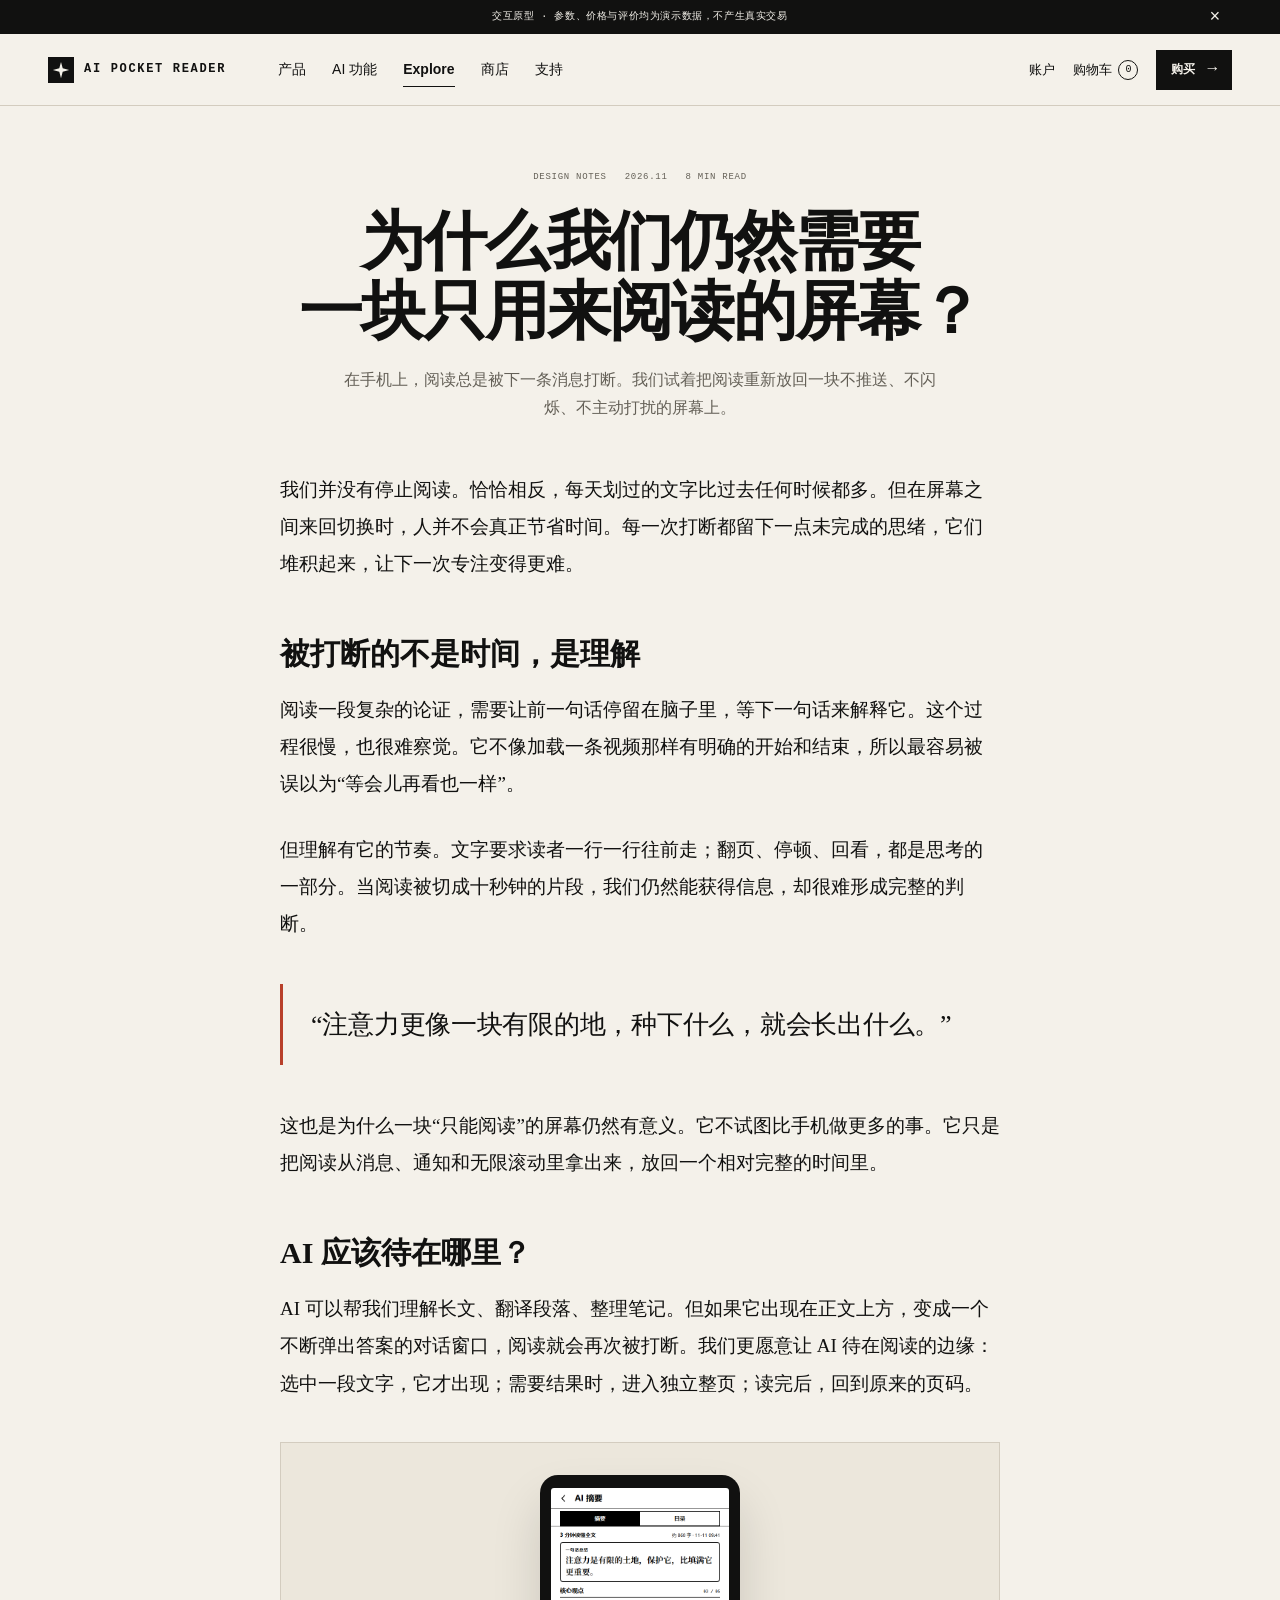
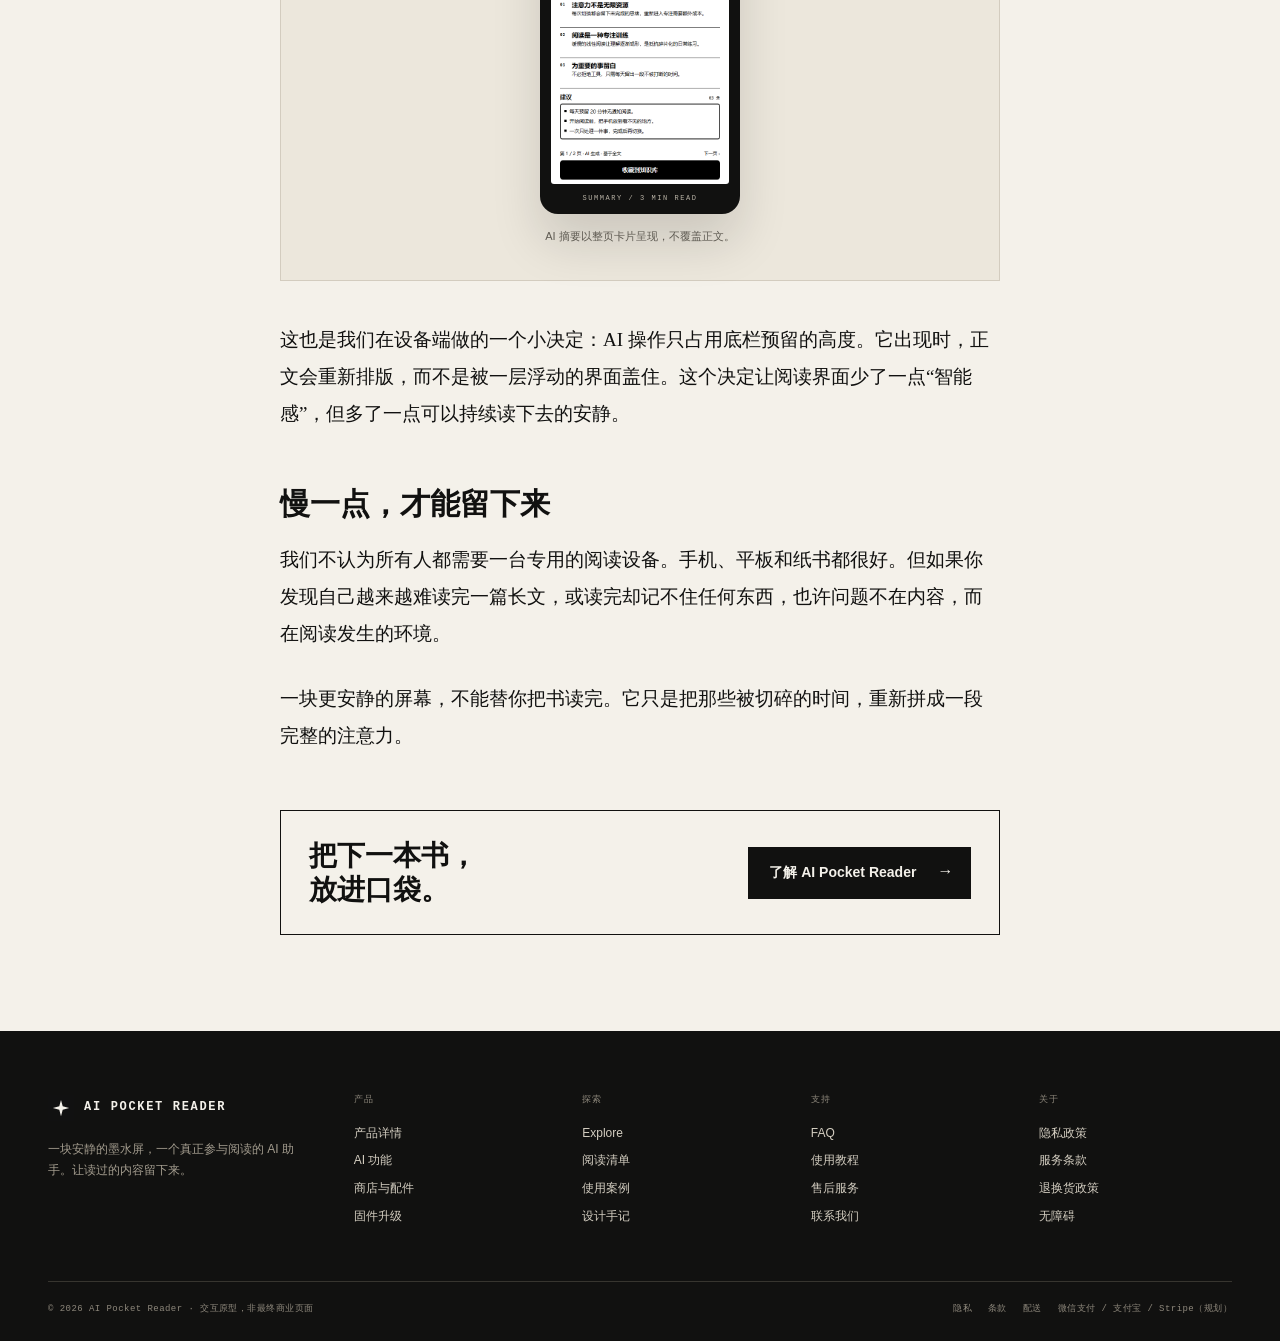
<file: article.html>
<!doctype html>
<html lang="zh-CN">
<head>
  <meta charset="utf-8">
  <meta name="viewport" content="width=device-width, initial-scale=1">
  <title>为什么我们仍然需要一块只用来阅读的屏幕 · AI Pocket Reader</title>
  <meta name="description" content="关于注意力、阅读节奏，以及 AI 应该待在哪里的设计手记。">
  <meta property="og:title" content="为什么我们仍然需要一块只用来阅读的屏幕？">
  <meta property="og:description" content="关于注意力、阅读节奏，以及 AI 应该待在哪里的设计手记。">
  <meta property="og:type" content="article">
  <link rel="icon" href="assets/favicon.svg" type="image/svg+xml">
  <link rel="stylesheet" href="assets/site.css">
</head>
<body data-page="explore">
  <a class="skip-link" href="#main">跳到主要内容</a>

  <div class="announcement" id="announcement">
    <div class="container announcement-inner">
      <span>交互原型 · 参数、价格与评价均为演示数据，不产生真实交易</span>
      <button class="announcement-close" type="button" data-announcement-close aria-label="关闭提示">×</button>
    </div>
  </div>

  <header class="site-header">
    <div class="container header-inner">
      <a class="brand" href="index.html" aria-label="AI Pocket Reader 首页">
        <img src="assets/favicon.svg" alt="">
        <span class="brand-name">AI POCKET READER</span>
      </a>
      <nav class="main-nav" id="main-nav" aria-label="主导航">
        <a class="nav-link" href="products.html">产品</a>
        <a class="nav-link" href="ai.html">AI 功能</a>
        <a class="nav-link is-active" href="explore.html" aria-current="page">Explore</a>
        <a class="nav-link" href="store.html">商店</a>
        <a class="nav-link" href="support.html">支持</a>
      </nav>
      <div class="header-actions">
        <a class="header-link" href="account.html">账户</a>
        <button class="cart-button" type="button" data-cart-open aria-label="打开购物车">
          <span>购物车</span><span class="cart-count" data-cart-count>0</span>
        </button>
        <a class="button small" href="products.html">购买 <span class="arrow">→</span></a>
        <button class="menu-button" type="button" data-menu-toggle aria-expanded="false" aria-controls="main-nav" aria-label="打开菜单">
          <span></span><span></span>
        </button>
      </div>
    </div>
  </header>

  <main id="main">
    <article class="article-page">
      <div class="container">
        <header class="article-header">
          <div class="meta">
            <span>DESIGN NOTES</span><span>2026.11</span><span>8 MIN READ</span>
          </div>
          <h1>为什么我们仍然需要<br>一块只用来阅读的屏幕？</h1>
          <p class="dek">在手机上，阅读总是被下一条消息打断。我们试着把阅读重新放回一块不推送、不闪烁、不主动打扰的屏幕上。</p>
        </header>

        <div class="article-body">
          <p>我们并没有停止阅读。恰恰相反，每天划过的文字比过去任何时候都多。但在屏幕之间来回切换时，人并不会真正节省时间。每一次打断都留下一点未完成的思绪，它们堆积起来，让下一次专注变得更难。</p>

          <h2>被打断的不是时间，是理解</h2>
          <p>阅读一段复杂的论证，需要让前一句话停留在脑子里，等下一句话来解释它。这个过程很慢，也很难察觉。它不像加载一条视频那样有明确的开始和结束，所以最容易被误以为“等会儿再看也一样”。</p>
          <p>但理解有它的节奏。文字要求读者一行一行往前走；翻页、停顿、回看，都是思考的一部分。当阅读被切成十秒钟的片段，我们仍然能获得信息，却很难形成完整的判断。</p>

          <blockquote>“注意力更像一块有限的地，种下什么，就会长出什么。”</blockquote>

          <p>这也是为什么一块“只能阅读”的屏幕仍然有意义。它不试图比手机做更多的事。它只是把阅读从消息、通知和无限滚动里拿出来，放回一个相对完整的时间里。</p>

          <h2>AI 应该待在哪里？</h2>
          <p>AI 可以帮我们理解长文、翻译段落、整理笔记。但如果它出现在正文上方，变成一个不断弹出答案的对话窗口，阅读就会再次被打断。我们更愿意让 AI 待在阅读的边缘：选中一段文字，它才出现；需要结果时，进入独立整页；读完后，回到原来的页码。</p>

          <figure class="article-figure">
            <div>
              <div class="device-frame flat">
                <div class="device-screen">
                  <img src="assets/img/summary.png" alt="AI Pocket Reader 摘要页：一句话总结、核心观点与建议" loading="lazy">
                </div>
                <div class="device-chin">SUMMARY / 3 MIN READ</div>
              </div>
              <figcaption>AI 摘要以整页卡片呈现，不覆盖正文。</figcaption>
            </div>
          </figure>

          <p>这也是我们在设备端做的一个小决定：AI 操作只占用底栏预留的高度。它出现时，正文会重新排版，而不是被一层浮动的界面盖住。这个决定让阅读界面少了一点“智能感”，但多了一点可以持续读下去的安静。</p>

          <h2>慢一点，才能留下来</h2>
          <p>我们不认为所有人都需要一台专用的阅读设备。手机、平板和纸书都很好。但如果你发现自己越来越难读完一篇长文，或读完却记不住任何东西，也许问题不在内容，而在阅读发生的环境。</p>
          <p>一块更安静的屏幕，不能替你把书读完。它只是把那些被切碎的时间，重新拼成一段完整的注意力。</p>
        </div>

        <div class="article-cta">
          <h2>把下一本书，<br>放进口袋。</h2>
          <a class="button" href="products.html">了解 AI Pocket Reader <span class="arrow">→</span></a>
        </div>
      </div>
    </article>
  </main>

  <footer class="site-footer">
    <div class="container">
      <div class="footer-grid">
        <div class="footer-brand">
          <a class="brand" href="index.html">
            <img src="assets/favicon.svg" alt="">
            <span class="brand-name">AI POCKET READER</span>
          </a>
          <p>一块安静的墨水屏，一个真正参与阅读的 AI 助手。让读过的内容留下来。</p>
        </div>
        <div class="footer-col">
          <h3>产品</h3>
          <a href="products.html">产品详情</a>
          <a href="ai.html">AI 功能</a>
          <a href="store.html">商店与配件</a>
          <a href="support.html#firmware">固件升级</a>
        </div>
        <div class="footer-col">
          <h3>探索</h3>
          <a href="explore.html">Explore</a>
          <a href="explore.html#reading-lists">阅读清单</a>
          <a href="explore.html#case-study">使用案例</a>
          <a href="article.html">设计手记</a>
        </div>
        <div class="footer-col">
          <h3>支持</h3>
          <a href="support.html#faq">FAQ</a>
          <a href="support.html#guides">使用教程</a>
          <a href="support.html#warranty">售后服务</a>
          <a href="support.html#contact">联系我们</a>
        </div>
        <div class="footer-col">
          <h3>关于</h3>
          <a href="legal.html#privacy">隐私政策</a>
          <a href="legal.html#terms">服务条款</a>
          <a href="legal.html#returns">退换货政策</a>
          <a href="legal.html#accessibility">无障碍</a>
        </div>
      </div>
      <div class="footer-bottom">
        <span>© <span data-year>2026</span> AI Pocket Reader · 交互原型，非最终商业页面</span>
        <nav aria-label="法律信息">
          <a href="legal.html#privacy">隐私</a>
          <a href="legal.html#terms">条款</a>
          <a href="legal.html#shipping">配送</a>
          <span>微信支付 / 支付宝 / Stripe（规划）</span>
        </nav>
      </div>
    </div>
  </footer>

  <script src="assets/site.js"></script>
</body>
</html>
</file>
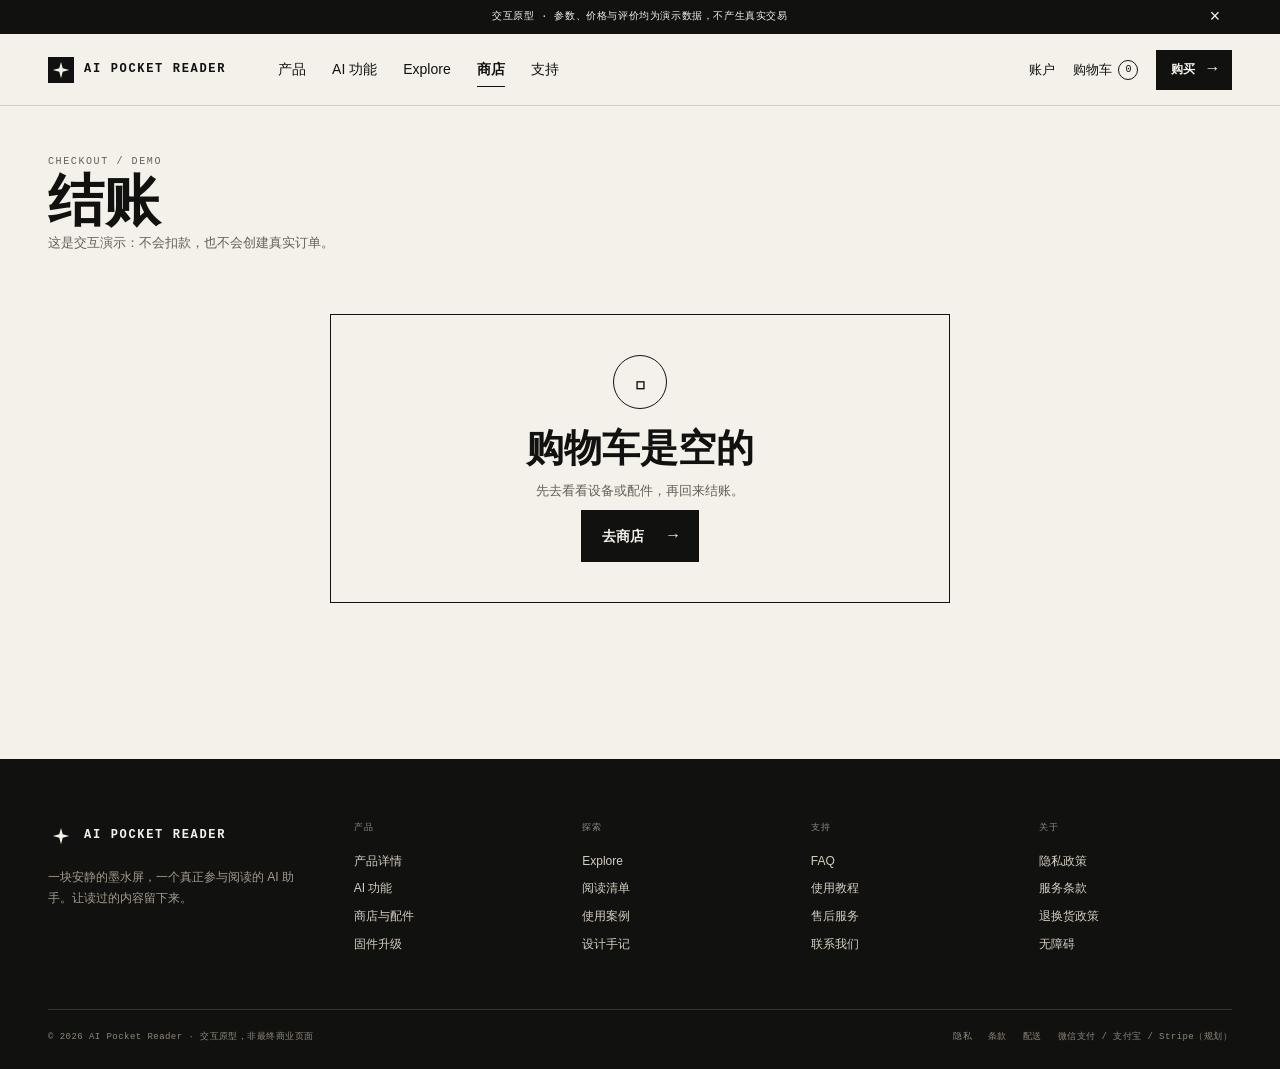
<file: checkout.html>
<!doctype html>
<html lang="zh-CN">
<head>
  <meta charset="utf-8">
  <meta name="viewport" content="width=device-width, initial-scale=1">
  <title>结账 · AI Pocket Reader</title>
  <meta name="description" content="AI Pocket Reader 演示结账页。">
  <meta name="robots" content="noindex">
  <link rel="icon" href="assets/favicon.svg" type="image/svg+xml">
  <link rel="stylesheet" href="assets/site.css">
</head>
<body data-page="checkout">
  <a class="skip-link" href="#main">跳到主要内容</a>

  <div class="announcement" id="announcement">
    <div class="container announcement-inner">
      <span>交互原型 · 参数、价格与评价均为演示数据，不产生真实交易</span>
      <button class="announcement-close" type="button" data-announcement-close aria-label="关闭提示">×</button>
    </div>
  </div>

  <header class="site-header">
    <div class="container header-inner">
      <a class="brand" href="index.html" aria-label="AI Pocket Reader 首页">
        <img src="assets/favicon.svg" alt="">
        <span class="brand-name">AI POCKET READER</span>
      </a>
      <nav class="main-nav" id="main-nav" aria-label="主导航">
        <a class="nav-link" href="products.html">产品</a>
        <a class="nav-link" href="ai.html">AI 功能</a>
        <a class="nav-link" href="explore.html">Explore</a>
        <a class="nav-link is-active" href="store.html" aria-current="page">商店</a>
        <a class="nav-link" href="support.html">支持</a>
      </nav>
      <div class="header-actions">
        <a class="header-link" href="account.html">账户</a>
        <button class="cart-button" type="button" data-cart-open aria-label="打开购物车">
          <span>购物车</span><span class="cart-count" data-cart-count>0</span>
        </button>
        <a class="button small" href="products.html">购买 <span class="arrow">→</span></a>
        <button class="menu-button" type="button" data-menu-toggle aria-expanded="false" aria-controls="main-nav" aria-label="打开菜单">
          <span></span><span></span>
        </button>
      </div>
    </div>
  </header>

  <main id="main">
    <div class="checkout-page">
      <div class="container">
        <div class="checkout-head">
          <p class="eyebrow">CHECKOUT / DEMO</p>
          <h1>结账</h1>
          <p class="muted" style="font-size:13px">这是交互演示：不会扣款，也不会创建真实订单。</p>
        </div>

        <div class="checkout-grid" id="checkout-grid">
          <form class="checkout-form" id="checkout-form">
            <section class="form-section">
              <div class="form-section-head"><h2>联系与配送</h2><span>01 / 03</span></div>
              <div class="form-grid">
                <div class="field full"><label for="checkout-email">邮箱</label><input id="checkout-email" type="email" placeholder="用于发送订单确认" required></div>
                <div class="field"><label for="checkout-name">收货人</label><input id="checkout-name" type="text" placeholder="姓名" required></div>
                <div class="field"><label for="checkout-phone">手机号</label><input id="checkout-phone" type="tel" placeholder="用于物流联系" required></div>
                <div class="field full"><label for="checkout-country">国家 / 地区</label>
                  <select id="checkout-country" required>
                    <option value="CN">中国大陆</option>
                    <option value="HK">中国香港</option>
                    <option value="US">美国</option>
                    <option value="OTHER">其他地区（演示）</option>
                  </select>
                </div>
                <div class="field"><label for="checkout-province">省 / 州</label><input id="checkout-province" type="text" placeholder="省或州" required></div>
                <div class="field"><label for="checkout-city">城市</label><input id="checkout-city" type="text" placeholder="城市" required></div>
                <div class="field"><label for="checkout-district">区 / 县</label><input id="checkout-district" type="text" placeholder="区或县"></div>
                <div class="field"><label for="checkout-postal">邮编</label><input id="checkout-postal" type="text" placeholder="邮编"></div>
                <div class="field full"><label for="checkout-address">详细地址</label><input id="checkout-address" type="text" placeholder="街道、门牌号、单元" required></div>
                <div class="field full"><label for="checkout-note">订单备注（可选）</label><input id="checkout-note" type="text" placeholder="例如：工作日送达"></div>
              </div>
            </section>

            <section class="form-section">
              <div class="form-section-head"><h2>支付方式</h2><span>02 / 03</span></div>
              <div class="payment-options">
                <label class="payment-option"><input type="radio" name="payment" value="wechat" checked> 微信支付（演示）</label>
                <label class="payment-option"><input type="radio" name="payment" value="alipay"> 支付宝（演示）</label>
                <label class="payment-option"><input type="radio" name="payment" value="card"> 信用卡 / Stripe（国际，演示）</label>
              </div>
              <p class="form-note">真实站点将通过合规的支付托管页面处理支付，不在本站保存卡号。</p>
            </section>

            <section class="form-section">
              <div class="form-section-head"><h2>确认</h2><span>03 / 03</span></div>
              <label class="payment-option" style="border-top:1px solid var(--line)">
                <input type="checkbox" required> 我已阅读并同意演示条款、退换货政策与隐私说明。
              </label>
              <p class="form-note">本页面为交互原型，提交后不会产生真实订单、扣款或配送。</p>
            </section>
          </form>

          <aside class="order-summary" aria-label="订单摘要">
            <h2>订单摘要</h2>
            <div class="summary-items" id="checkout-items"></div>
            <div class="summary-line" style="margin-top:10px"><span>小计</span><span id="checkout-subtotal">¥0</span></div>
            <div class="summary-line"><span>运费</span><span>演示免运费</span></div>
            <div class="summary-line total"><span>合计</span><strong id="checkout-total">¥0</strong></div>
            <button class="button checkout-submit" type="submit" form="checkout-form">提交订单（演示） <span class="arrow">→</span></button>
            <p class="checkout-note">点击提交即表示你理解这是一次演示，不会产生真实交易。</p>
          </aside>
        </div>

        <div class="checkout-success" id="checkout-empty" hidden>
          <div class="mark">◻</div>
          <h1>购物车是空的</h1>
          <p>先去看看设备或配件，再回来结账。</p>
          <a class="button" href="store.html">去商店 <span class="arrow">→</span></a>
        </div>

        <div class="checkout-success" id="checkout-success" hidden>
          <div class="mark">✓</div>
          <h1>演示订单已提交</h1>
          <p>没有发生真实支付。正式站点会在这里发送订单确认、物流与售后信息。</p>
          <div class="order-no" id="success-order">APR-2026-000000</div>
          <a class="button" href="index.html">回到首页 <span class="arrow">→</span></a>
          <div style="margin-top:10px"><a class="text-link" href="account.html">查看演示账户 <span>→</span></a></div>
        </div>
      </div>
    </div>
  </main>

  <footer class="site-footer">
    <div class="container">
      <div class="footer-grid">
        <div class="footer-brand">
          <a class="brand" href="index.html">
            <img src="assets/favicon.svg" alt="">
            <span class="brand-name">AI POCKET READER</span>
          </a>
          <p>一块安静的墨水屏，一个真正参与阅读的 AI 助手。让读过的内容留下来。</p>
        </div>
        <div class="footer-col">
          <h3>产品</h3>
          <a href="products.html">产品详情</a>
          <a href="ai.html">AI 功能</a>
          <a href="store.html">商店与配件</a>
          <a href="support.html#firmware">固件升级</a>
        </div>
        <div class="footer-col">
          <h3>探索</h3>
          <a href="explore.html">Explore</a>
          <a href="explore.html#reading-lists">阅读清单</a>
          <a href="explore.html#case-study">使用案例</a>
          <a href="article.html">设计手记</a>
        </div>
        <div class="footer-col">
          <h3>支持</h3>
          <a href="support.html#faq">FAQ</a>
          <a href="support.html#guides">使用教程</a>
          <a href="support.html#warranty">售后服务</a>
          <a href="support.html#contact">联系我们</a>
        </div>
        <div class="footer-col">
          <h3>关于</h3>
          <a href="legal.html#privacy">隐私政策</a>
          <a href="legal.html#terms">服务条款</a>
          <a href="legal.html#returns">退换货政策</a>
          <a href="legal.html#accessibility">无障碍</a>
        </div>
      </div>
      <div class="footer-bottom">
        <span>© <span data-year>2026</span> AI Pocket Reader · 交互原型，非最终商业页面</span>
        <nav aria-label="法律信息">
          <a href="legal.html#privacy">隐私</a>
          <a href="legal.html#terms">条款</a>
          <a href="legal.html#shipping">配送</a>
          <span>微信支付 / 支付宝 / Stripe（规划）</span>
        </nav>
      </div>
    </div>
  </footer>

  <script src="assets/site.js"></script>
</body>
</html>
</file>
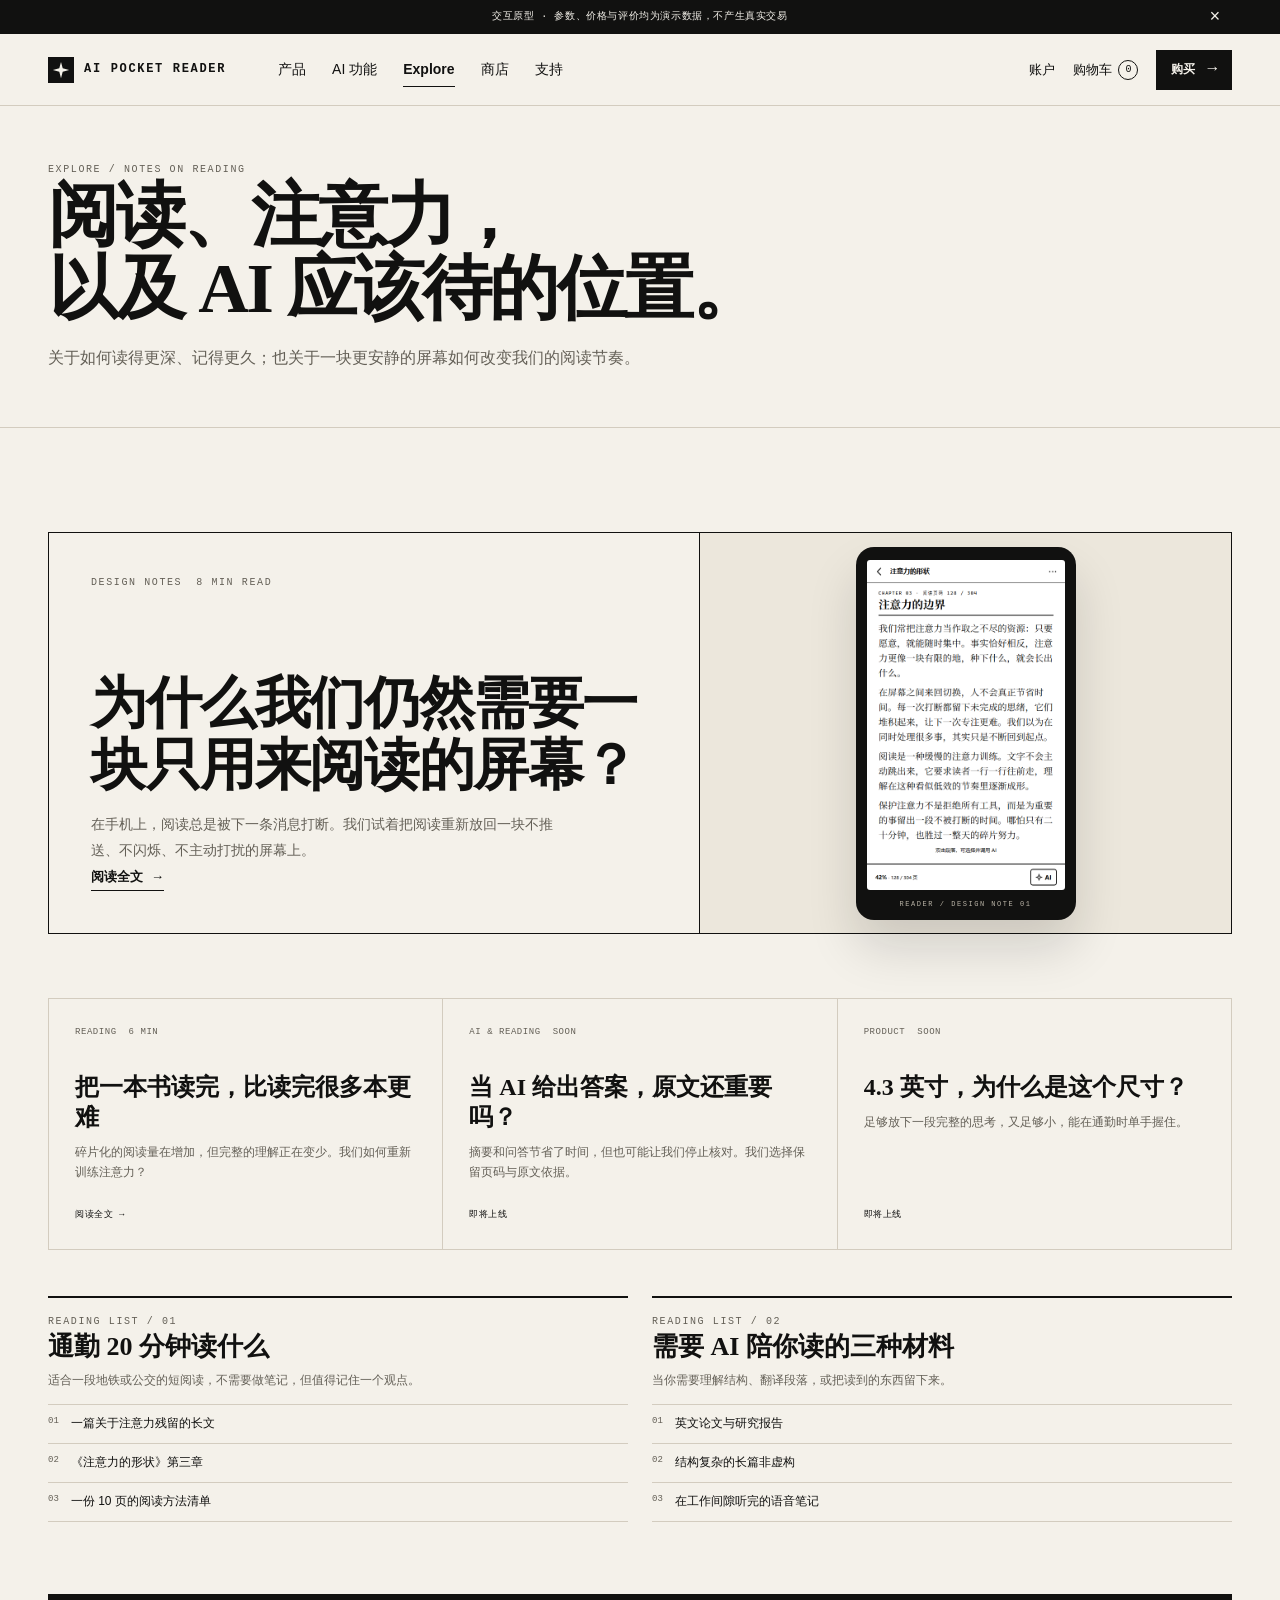
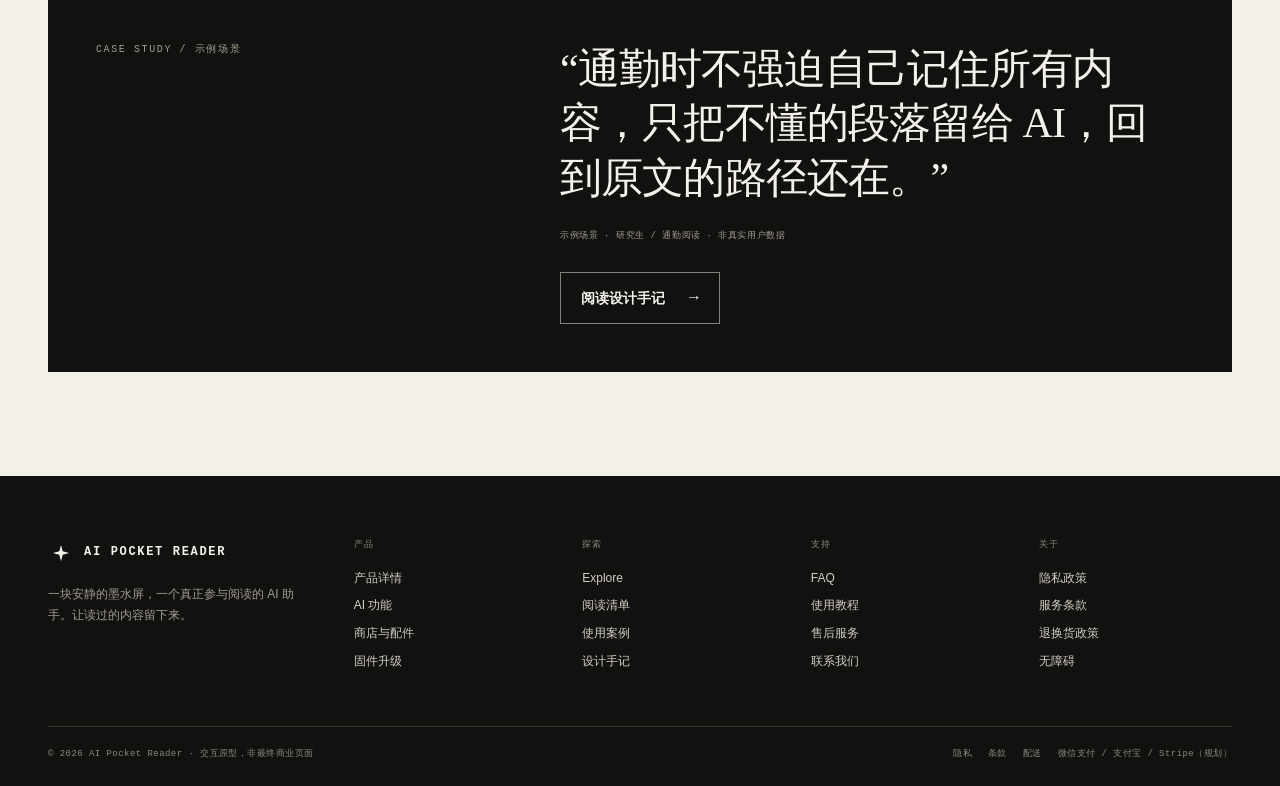
<file: explore.html>
<!doctype html>
<html lang="zh-CN">
<head>
  <meta charset="utf-8">
  <meta name="viewport" content="width=device-width, initial-scale=1">
  <title>Explore · AI Pocket Reader</title>
  <meta name="description" content="关于阅读、注意力与 AI 的编辑内容，以及 AI Pocket Reader 的阅读清单与使用场景。">
  <meta property="og:title" content="Explore · AI Pocket Reader">
  <meta property="og:description" content="关于阅读、注意力与 AI 的编辑内容。">
  <link rel="icon" href="assets/favicon.svg" type="image/svg+xml">
  <link rel="stylesheet" href="assets/site.css">
</head>
<body data-page="explore">
  <a class="skip-link" href="#main">跳到主要内容</a>

  <div class="announcement" id="announcement">
    <div class="container announcement-inner">
      <span>交互原型 · 参数、价格与评价均为演示数据，不产生真实交易</span>
      <button class="announcement-close" type="button" data-announcement-close aria-label="关闭提示">×</button>
    </div>
  </div>

  <header class="site-header">
    <div class="container header-inner">
      <a class="brand" href="index.html" aria-label="AI Pocket Reader 首页">
        <img src="assets/favicon.svg" alt="">
        <span class="brand-name">AI POCKET READER</span>
      </a>
      <nav class="main-nav" id="main-nav" aria-label="主导航">
        <a class="nav-link" href="products.html">产品</a>
        <a class="nav-link" href="ai.html">AI 功能</a>
        <a class="nav-link is-active" href="explore.html" aria-current="page">Explore</a>
        <a class="nav-link" href="store.html">商店</a>
        <a class="nav-link" href="support.html">支持</a>
      </nav>
      <div class="header-actions">
        <a class="header-link" href="account.html">账户</a>
        <button class="cart-button" type="button" data-cart-open aria-label="打开购物车">
          <span>购物车</span><span class="cart-count" data-cart-count>0</span>
        </button>
        <a class="button small" href="products.html">购买 <span class="arrow">→</span></a>
        <button class="menu-button" type="button" data-menu-toggle aria-expanded="false" aria-controls="main-nav" aria-label="打开菜单">
          <span></span><span></span>
        </button>
      </div>
    </div>
  </header>

  <main id="main">
    <section class="page-hero">
      <div class="container">
        <p class="eyebrow">EXPLORE / NOTES ON READING</p>
        <h1>阅读、注意力，<br>以及 AI 应该待的位置。</h1>
        <p class="lead">关于如何读得更深、记得更久；也关于一块更安静的屏幕如何改变我们的阅读节奏。</p>
      </div>
    </section>

    <section class="section">
      <div class="container">
        <a class="featured-article" href="article.html">
          <div class="featured-copy">
            <div class="meta eyebrow" style="display:flex;gap:14px;margin-bottom:22px">
              <span>DESIGN NOTES</span><span>8 MIN READ</span>
            </div>
            <div>
              <h2>为什么我们仍然需要一块只用来阅读的屏幕？</h2>
              <p>在手机上，阅读总是被下一条消息打断。我们试着把阅读重新放回一块不推送、不闪烁、不主动打扰的屏幕上。</p>
              <span class="text-link">阅读全文 <span>→</span></span>
            </div>
          </div>
          <div class="featured-visual">
            <div class="device-frame flat">
              <div class="device-screen">
                <img src="assets/img/reader.png" alt="AI Pocket Reader 阅读界面" loading="lazy">
              </div>
              <div class="device-chin">READER / DESIGN NOTE 01</div>
            </div>
          </div>
        </a>

        <div class="article-grid">
          <a class="article-card" href="article.html">
            <div class="meta"><span>READING</span><span>6 MIN</span></div>
            <h3>把一本书读完，比读完很多本更难</h3>
            <p>碎片化的阅读量在增加，但完整的理解正在变少。我们如何重新训练注意力？</p>
            <span class="read">阅读全文 →</span>
          </a>
          <div class="article-card">
            <div class="meta"><span>AI &amp; READING</span><span>SOON</span></div>
            <h3>当 AI 给出答案，原文还重要吗？</h3>
            <p>摘要和问答节省了时间，但也可能让我们停止核对。我们选择保留页码与原文依据。</p>
            <span class="read">即将上线</span>
          </div>
          <div class="article-card">
            <div class="meta"><span>PRODUCT</span><span>SOON</span></div>
            <h3>4.3 英寸，为什么是这个尺寸？</h3>
            <p>足够放下一段完整的思考，又足够小，能在通勤时单手握住。</p>
            <span class="read">即将上线</span>
          </div>
        </div>

        <div class="reading-lists" id="reading-lists">
          <div class="reading-list">
            <div class="eyebrow">READING LIST / 01</div>
            <h3>通勤 20 分钟读什么</h3>
            <p>适合一段地铁或公交的短阅读，不需要做笔记，但值得记住一个观点。</p>
            <ol>
              <li><span>一篇关于注意力残留的长文</span></li>
              <li><span>《注意力的形状》第三章</span></li>
              <li><span>一份 10 页的阅读方法清单</span></li>
            </ol>
          </div>
          <div class="reading-list">
            <div class="eyebrow">READING LIST / 02</div>
            <h3>需要 AI 陪你读的三种材料</h3>
            <p>当你需要理解结构、翻译段落，或把读到的东西留下来。</p>
            <ol>
              <li><span>英文论文与研究报告</span></li>
              <li><span>结构复杂的长篇非虚构</span></li>
              <li><span>在工作间隙听完的语音笔记</span></li>
            </ol>
          </div>
        </div>

        <div class="case-study" id="case-study">
          <div>
            <div class="eyebrow">CASE STUDY / 示例场景</div>
          </div>
          <div>
            <blockquote>“通勤时不强迫自己记住所有内容，只把不懂的段落留给 AI，回到原文的路径还在。”</blockquote>
            <div class="case-meta">示例场景 · 研究生 / 通勤阅读 · 非真实用户数据</div>
            <div style="margin-top:28px"><a class="button outline-light" href="article.html">阅读设计手记 <span class="arrow">→</span></a></div>
          </div>
        </div>
      </div>
    </section>
  </main>

  <footer class="site-footer">
    <div class="container">
      <div class="footer-grid">
        <div class="footer-brand">
          <a class="brand" href="index.html">
            <img src="assets/favicon.svg" alt="">
            <span class="brand-name">AI POCKET READER</span>
          </a>
          <p>一块安静的墨水屏，一个真正参与阅读的 AI 助手。让读过的内容留下来。</p>
        </div>
        <div class="footer-col">
          <h3>产品</h3>
          <a href="products.html">产品详情</a>
          <a href="ai.html">AI 功能</a>
          <a href="store.html">商店与配件</a>
          <a href="support.html#firmware">固件升级</a>
        </div>
        <div class="footer-col">
          <h3>探索</h3>
          <a href="explore.html">Explore</a>
          <a href="explore.html#reading-lists">阅读清单</a>
          <a href="explore.html#case-study">使用案例</a>
          <a href="article.html">设计手记</a>
        </div>
        <div class="footer-col">
          <h3>支持</h3>
          <a href="support.html#faq">FAQ</a>
          <a href="support.html#guides">使用教程</a>
          <a href="support.html#warranty">售后服务</a>
          <a href="support.html#contact">联系我们</a>
        </div>
        <div class="footer-col">
          <h3>关于</h3>
          <a href="legal.html#privacy">隐私政策</a>
          <a href="legal.html#terms">服务条款</a>
          <a href="legal.html#returns">退换货政策</a>
          <a href="legal.html#accessibility">无障碍</a>
        </div>
      </div>
      <div class="footer-bottom">
        <span>© <span data-year>2026</span> AI Pocket Reader · 交互原型，非最终商业页面</span>
        <nav aria-label="法律信息">
          <a href="legal.html#privacy">隐私</a>
          <a href="legal.html#terms">条款</a>
          <a href="legal.html#shipping">配送</a>
          <span>微信支付 / 支付宝 / Stripe（规划）</span>
        </nav>
      </div>
    </div>
  </footer>

  <script src="assets/site.js"></script>
</body>
</html>
</file>
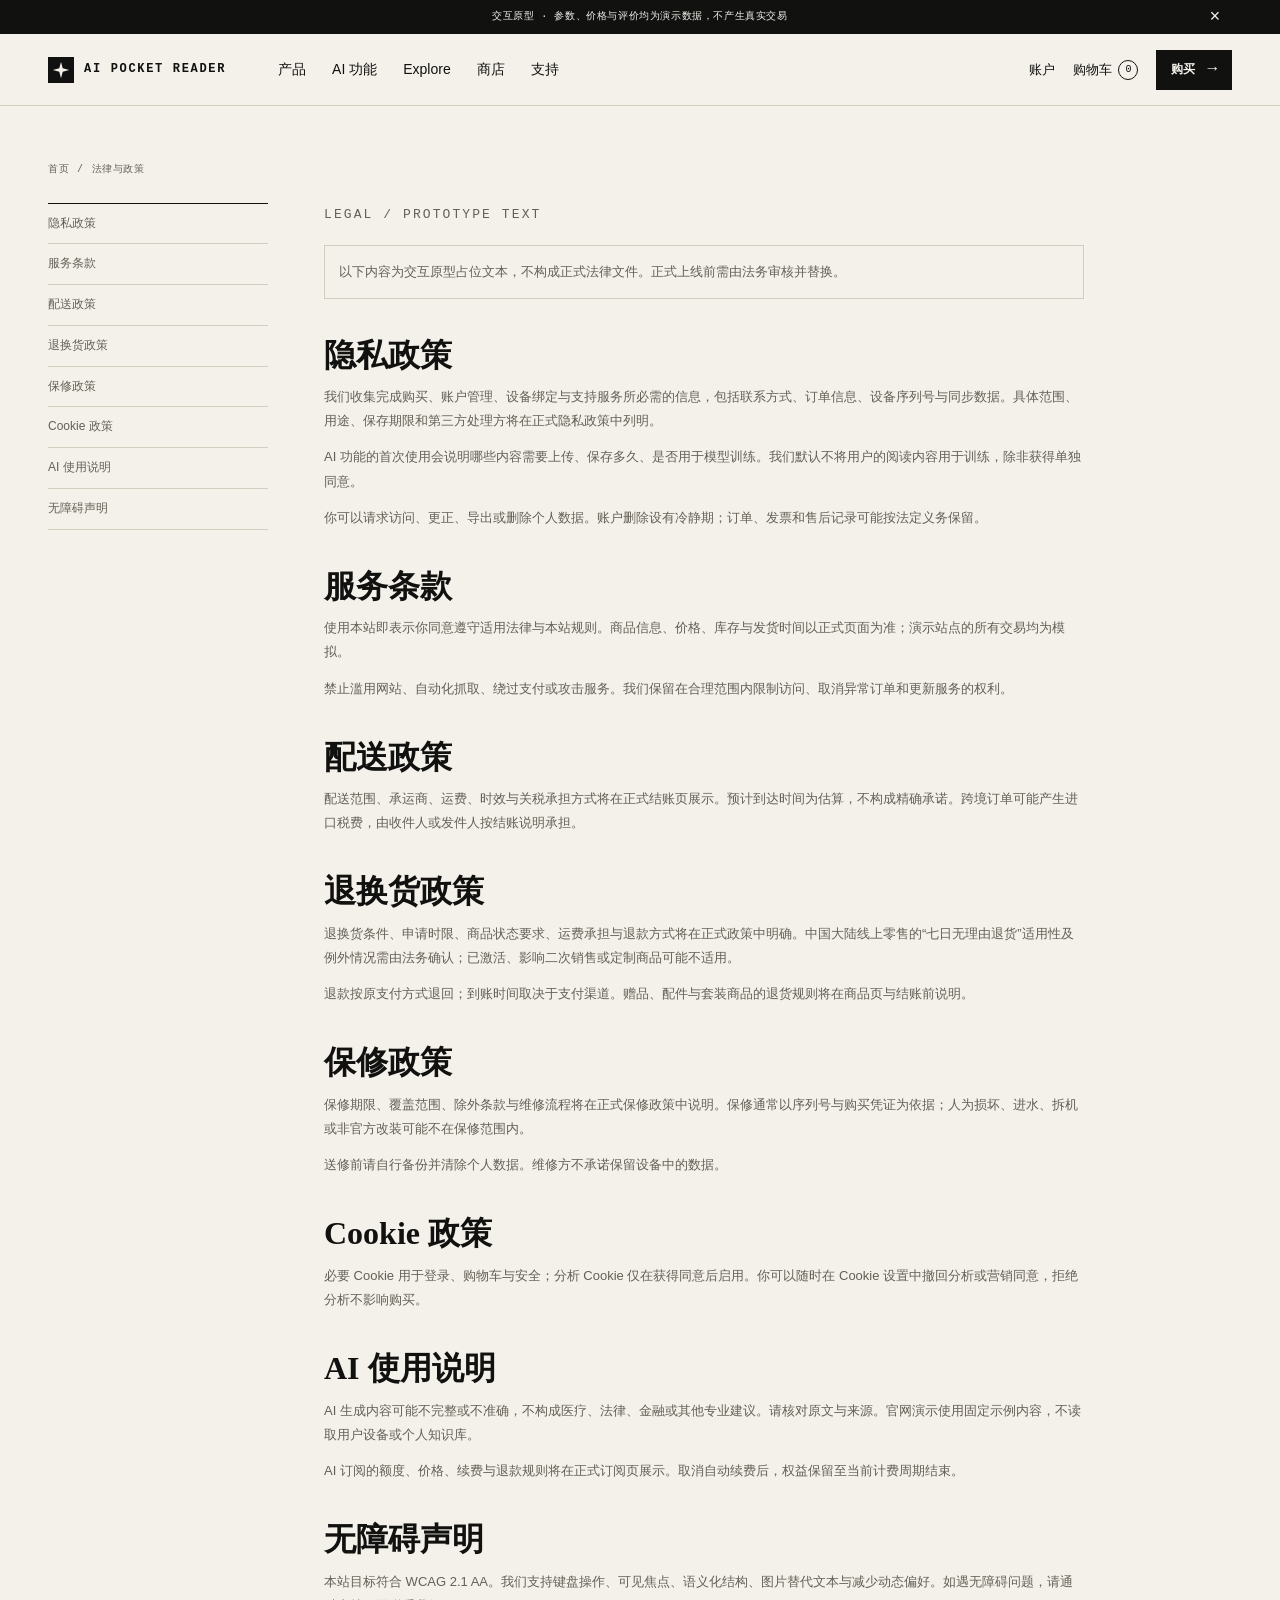
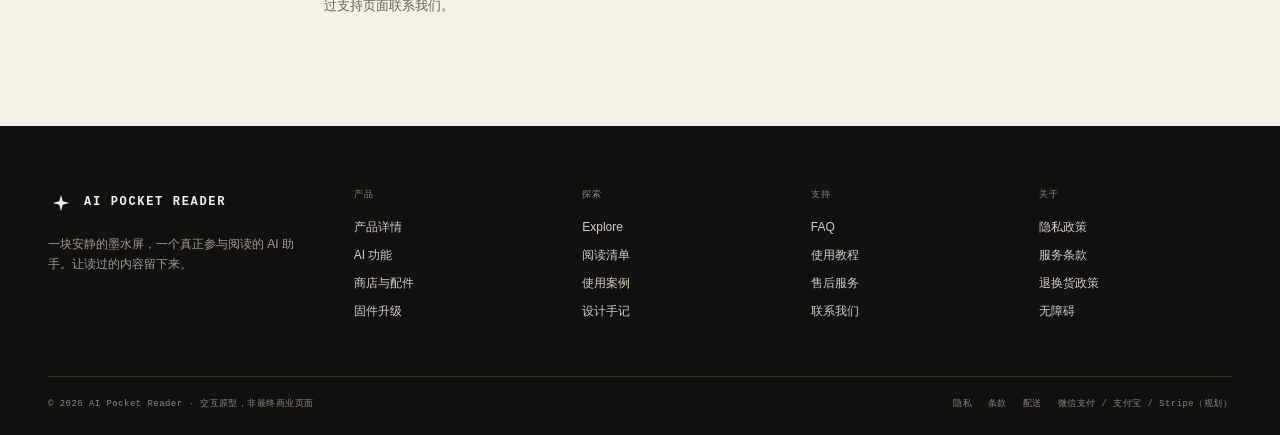
<file: legal.html>
<!doctype html>
<html lang="zh-CN">
<head>
  <meta charset="utf-8">
  <meta name="viewport" content="width=device-width, initial-scale=1">
  <title>法律与政策 · AI Pocket Reader</title>
  <meta name="description" content="AI Pocket Reader 隐私政策、服务条款、配送、退换货、保修与无障碍说明。">
  <link rel="icon" href="assets/favicon.svg" type="image/svg+xml">
  <link rel="stylesheet" href="assets/site.css">
</head>
<body data-page="legal">
  <a class="skip-link" href="#main">跳到主要内容</a>

  <div class="announcement" id="announcement">
    <div class="container announcement-inner">
      <span>交互原型 · 参数、价格与评价均为演示数据，不产生真实交易</span>
      <button class="announcement-close" type="button" data-announcement-close aria-label="关闭提示">×</button>
    </div>
  </div>

  <header class="site-header">
    <div class="container header-inner">
      <a class="brand" href="index.html" aria-label="AI Pocket Reader 首页">
        <img src="assets/favicon.svg" alt="">
        <span class="brand-name">AI POCKET READER</span>
      </a>
      <nav class="main-nav" id="main-nav" aria-label="主导航">
        <a class="nav-link" href="products.html">产品</a>
        <a class="nav-link" href="ai.html">AI 功能</a>
        <a class="nav-link" href="explore.html">Explore</a>
        <a class="nav-link" href="store.html">商店</a>
        <a class="nav-link" href="support.html">支持</a>
      </nav>
      <div class="header-actions">
        <a class="header-link" href="account.html">账户</a>
        <button class="cart-button" type="button" data-cart-open aria-label="打开购物车">
          <span>购物车</span><span class="cart-count" data-cart-count>0</span>
        </button>
        <a class="button small" href="products.html">购买 <span class="arrow">→</span></a>
        <button class="menu-button" type="button" data-menu-toggle aria-expanded="false" aria-controls="main-nav" aria-label="打开菜单">
          <span></span><span></span>
        </button>
      </div>
    </div>
  </header>

  <main id="main">
    <div class="legal-page">
      <div class="container">
        <div class="breadcrumbs" style="margin-bottom:24px"><a href="index.html">首页</a><span>/</span><span>法律与政策</span></div>
        <div class="legal-layout">
          <nav class="legal-nav" aria-label="政策导航">
            <a href="#privacy">隐私政策</a>
            <a href="#terms">服务条款</a>
            <a href="#shipping">配送政策</a>
            <a href="#returns">退换货政策</a>
            <a href="#warranty">保修政策</a>
            <a href="#cookies">Cookie 政策</a>
            <a href="#ai">AI 使用说明</a>
            <a href="#accessibility">无障碍声明</a>
          </nav>

          <div class="legal-body">
            <p class="eyebrow" style="margin-bottom:18px">LEGAL / PROTOTYPE TEXT</p>
            <p style="padding:14px;border:1px solid var(--line);margin-bottom:22px">以下内容为交互原型占位文本，不构成正式法律文件。正式上线前需由法务审核并替换。</p>

            <h2 id="privacy">隐私政策</h2>
            <p>我们收集完成购买、账户管理、设备绑定与支持服务所必需的信息，包括联系方式、订单信息、设备序列号与同步数据。具体范围、用途、保存期限和第三方处理方将在正式隐私政策中列明。</p>
            <p>AI 功能的首次使用会说明哪些内容需要上传、保存多久、是否用于模型训练。我们默认不将用户的阅读内容用于训练，除非获得单独同意。</p>
            <p>你可以请求访问、更正、导出或删除个人数据。账户删除设有冷静期；订单、发票和售后记录可能按法定义务保留。</p>

            <h2 id="terms">服务条款</h2>
            <p>使用本站即表示你同意遵守适用法律与本站规则。商品信息、价格、库存与发货时间以正式页面为准；演示站点的所有交易均为模拟。</p>
            <p>禁止滥用网站、自动化抓取、绕过支付或攻击服务。我们保留在合理范围内限制访问、取消异常订单和更新服务的权利。</p>

            <h2 id="shipping">配送政策</h2>
            <p>配送范围、承运商、运费、时效与关税承担方式将在正式结账页展示。预计到达时间为估算，不构成精确承诺。跨境订单可能产生进口税费，由收件人或发件人按结账说明承担。</p>

            <h2 id="returns">退换货政策</h2>
            <p>退换货条件、申请时限、商品状态要求、运费承担与退款方式将在正式政策中明确。中国大陆线上零售的“七日无理由退货”适用性及例外情况需由法务确认；已激活、影响二次销售或定制商品可能不适用。</p>
            <p>退款按原支付方式退回；到账时间取决于支付渠道。赠品、配件与套装商品的退货规则将在商品页与结账前说明。</p>

            <h2 id="warranty">保修政策</h2>
            <p>保修期限、覆盖范围、除外条款与维修流程将在正式保修政策中说明。保修通常以序列号与购买凭证为依据；人为损坏、进水、拆机或非官方改装可能不在保修范围内。</p>
            <p>送修前请自行备份并清除个人数据。维修方不承诺保留设备中的数据。</p>

            <h2 id="cookies">Cookie 政策</h2>
            <p>必要 Cookie 用于登录、购物车与安全；分析 Cookie 仅在获得同意后启用。你可以随时在 Cookie 设置中撤回分析或营销同意，拒绝分析不影响购买。</p>

            <h2 id="ai">AI 使用说明</h2>
            <p>AI 生成内容可能不完整或不准确，不构成医疗、法律、金融或其他专业建议。请核对原文与来源。官网演示使用固定示例内容，不读取用户设备或个人知识库。</p>
            <p>AI 订阅的额度、价格、续费与退款规则将在正式订阅页展示。取消自动续费后，权益保留至当前计费周期结束。</p>

            <h2 id="accessibility">无障碍声明</h2>
            <p>本站目标符合 WCAG 2.1 AA。我们支持键盘操作、可见焦点、语义化结构、图片替代文本与减少动态偏好。如遇无障碍问题，请通过支持页面联系我们。</p>
          </div>
        </div>
      </div>
    </div>
  </main>

  <footer class="site-footer">
    <div class="container">
      <div class="footer-grid">
        <div class="footer-brand">
          <a class="brand" href="index.html">
            <img src="assets/favicon.svg" alt="">
            <span class="brand-name">AI POCKET READER</span>
          </a>
          <p>一块安静的墨水屏，一个真正参与阅读的 AI 助手。让读过的内容留下来。</p>
        </div>
        <div class="footer-col">
          <h3>产品</h3>
          <a href="products.html">产品详情</a>
          <a href="ai.html">AI 功能</a>
          <a href="store.html">商店与配件</a>
          <a href="support.html#firmware">固件升级</a>
        </div>
        <div class="footer-col">
          <h3>探索</h3>
          <a href="explore.html">Explore</a>
          <a href="explore.html#reading-lists">阅读清单</a>
          <a href="explore.html#case-study">使用案例</a>
          <a href="article.html">设计手记</a>
        </div>
        <div class="footer-col">
          <h3>支持</h3>
          <a href="support.html#faq">FAQ</a>
          <a href="support.html#guides">使用教程</a>
          <a href="support.html#warranty">售后服务</a>
          <a href="support.html#contact">联系我们</a>
        </div>
        <div class="footer-col">
          <h3>关于</h3>
          <a href="legal.html#privacy">隐私政策</a>
          <a href="legal.html#terms">服务条款</a>
          <a href="legal.html#returns">退换货政策</a>
          <a href="legal.html#accessibility">无障碍</a>
        </div>
      </div>
      <div class="footer-bottom">
        <span>© <span data-year>2026</span> AI Pocket Reader · 交互原型，非最终商业页面</span>
        <nav aria-label="法律信息">
          <a href="legal.html#privacy">隐私</a>
          <a href="legal.html#terms">条款</a>
          <a href="legal.html#shipping">配送</a>
          <span>微信支付 / 支付宝 / Stripe（规划）</span>
        </nav>
      </div>
    </div>
  </footer>

  <script src="assets/site.js"></script>
</body>
</html>
</file>
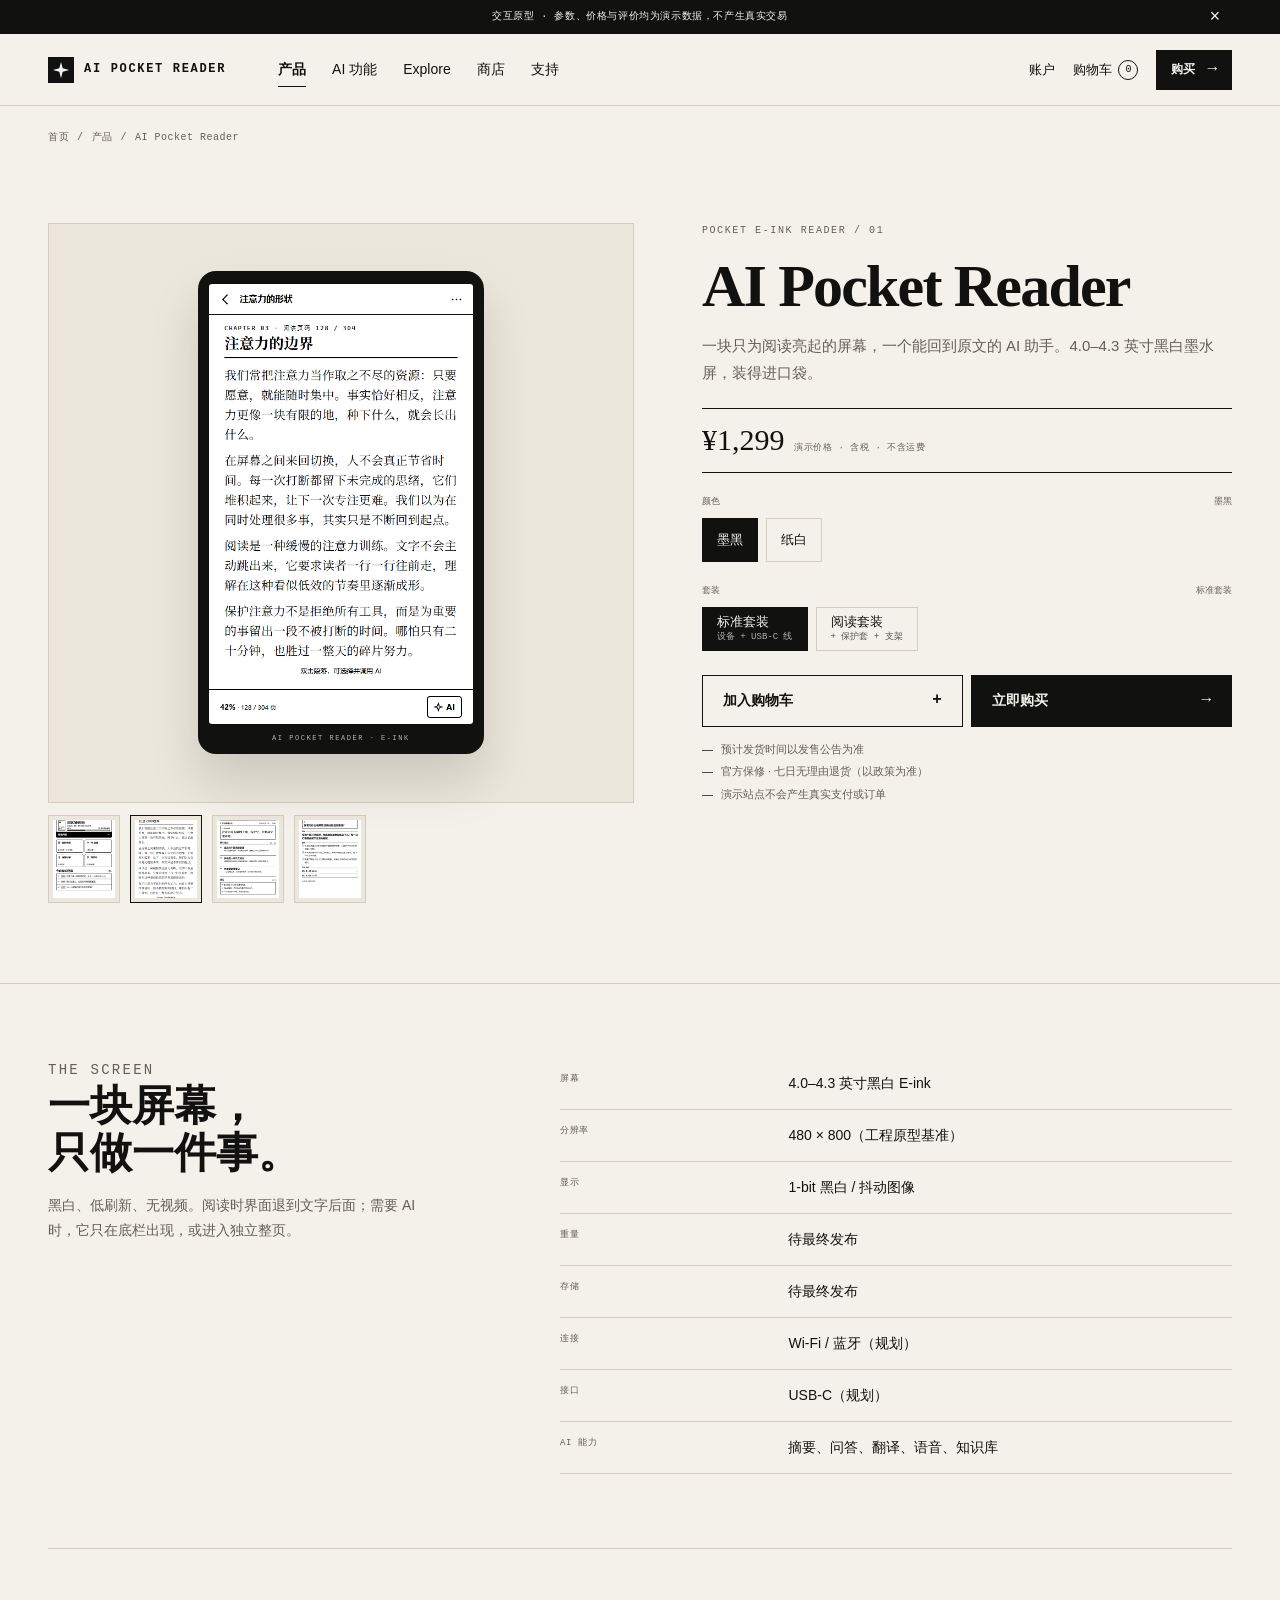
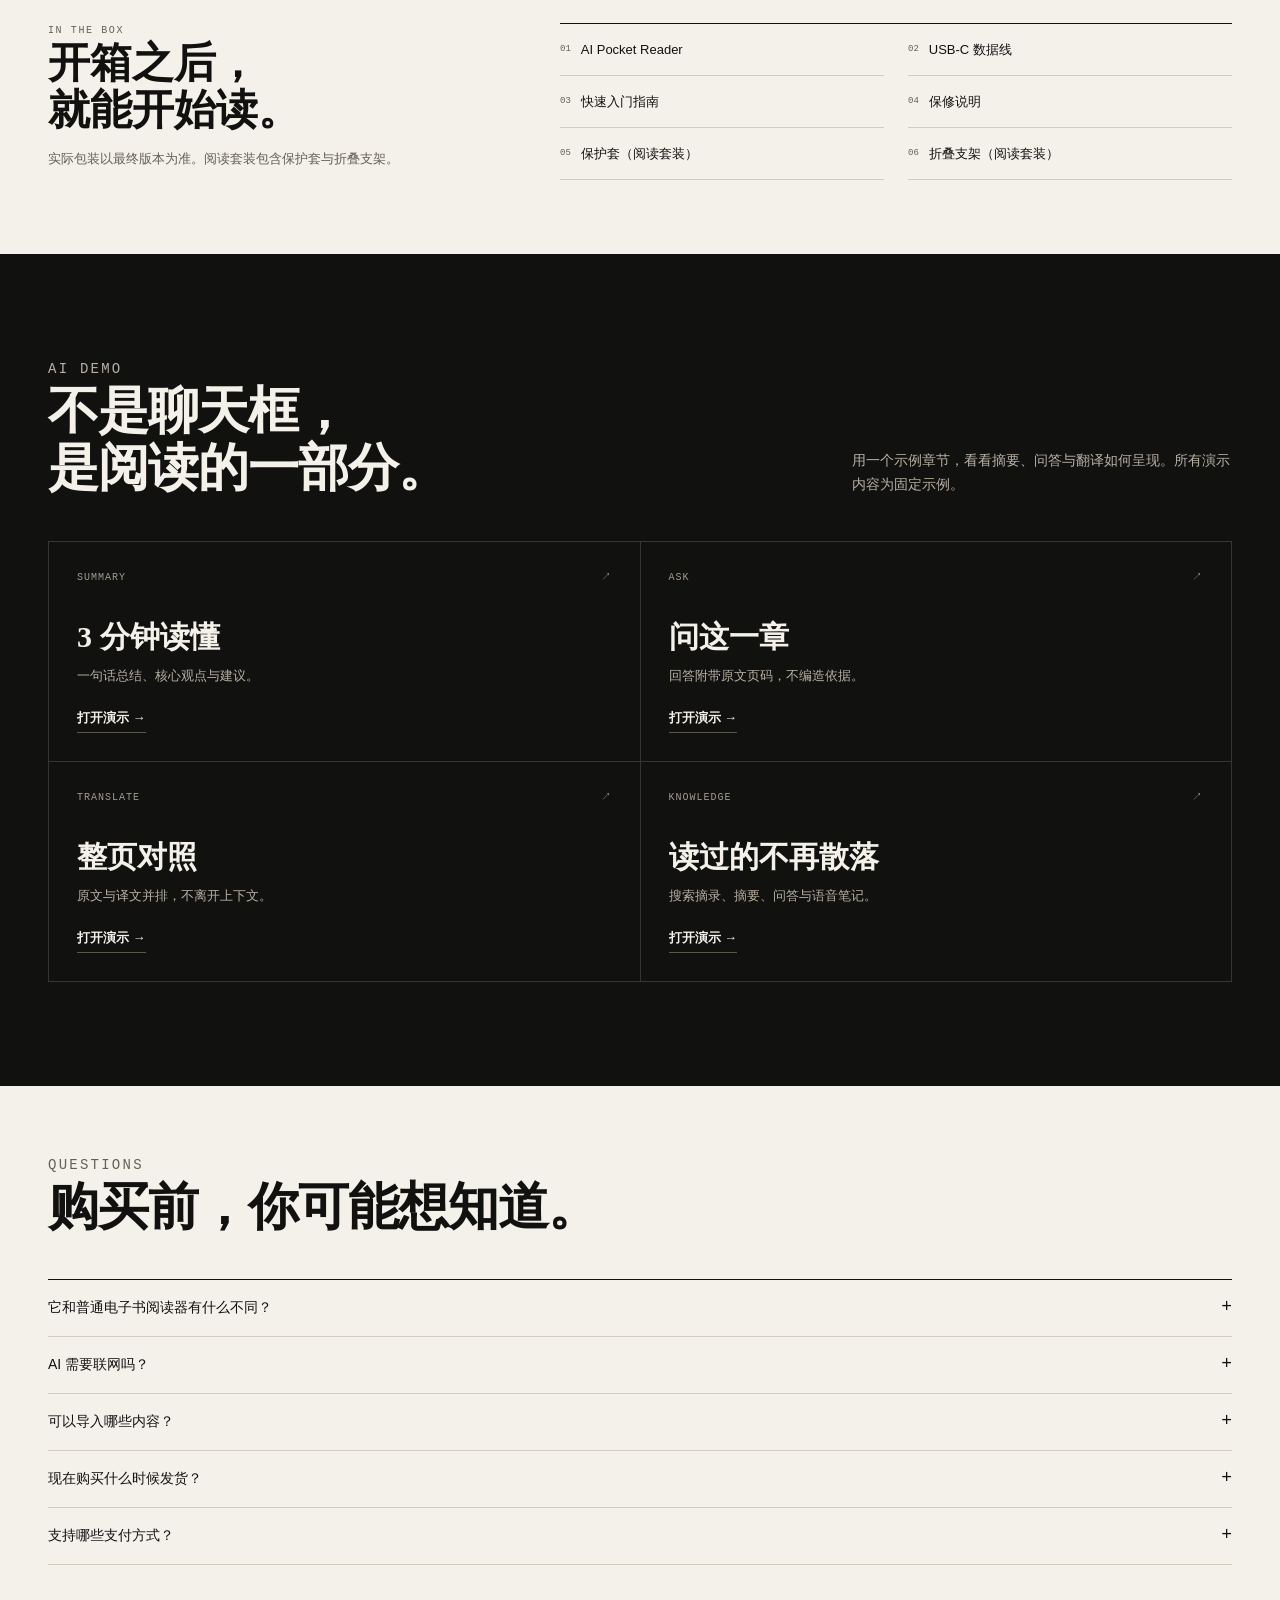
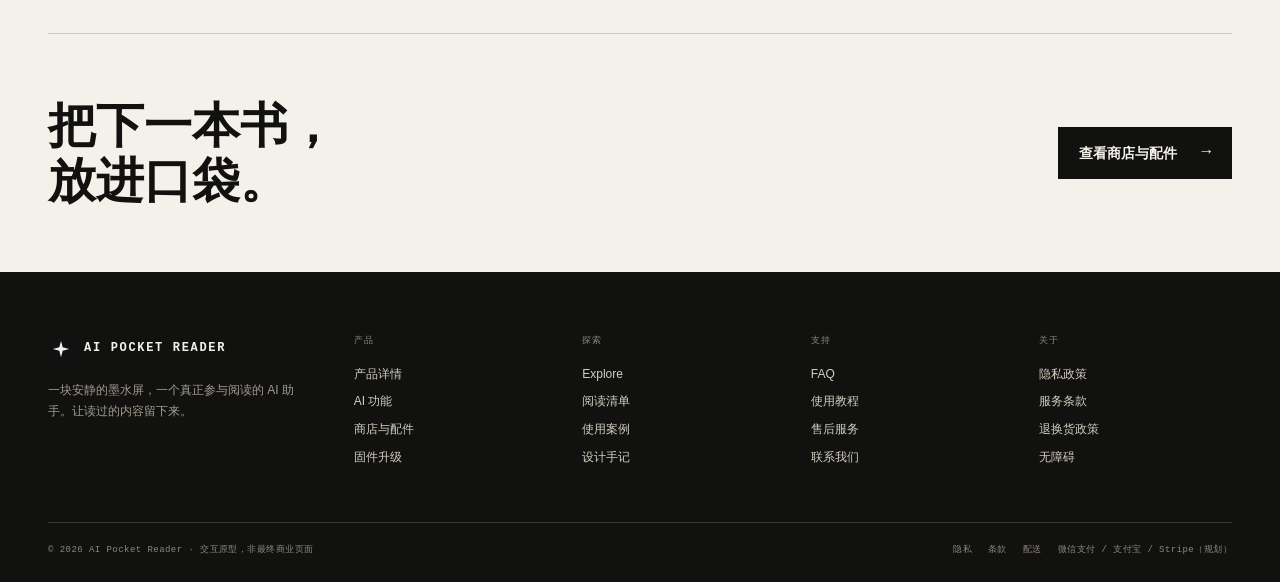
<file: products.html>
<!doctype html>
<html lang="zh-CN">
<head>
  <meta charset="utf-8">
  <meta name="viewport" content="width=device-width, initial-scale=1">
  <title>AI Pocket Reader · 产品详情</title>
  <meta name="description" content="AI Pocket Reader 产品详情：4.0–4.3 英寸黑白墨水屏、480×800、AI 摘要/问答/翻译/语音与知识库。">
  <meta property="og:title" content="AI Pocket Reader · 产品详情">
  <meta property="og:description" content="一块只为阅读亮起的墨水屏，一个能回到原文的 AI 助手。">
  <link rel="icon" href="assets/favicon.svg" type="image/svg+xml">
  <link rel="stylesheet" href="assets/site.css">
</head>
<body data-page="products">
  <a class="skip-link" href="#main">跳到主要内容</a>

  <div class="announcement" id="announcement">
    <div class="container announcement-inner">
      <span>交互原型 · 参数、价格与评价均为演示数据，不产生真实交易</span>
      <button class="announcement-close" type="button" data-announcement-close aria-label="关闭提示">×</button>
    </div>
  </div>

  <header class="site-header">
    <div class="container header-inner">
      <a class="brand" href="index.html" aria-label="AI Pocket Reader 首页">
        <img src="assets/favicon.svg" alt="">
        <span class="brand-name">AI POCKET READER</span>
      </a>
      <nav class="main-nav" id="main-nav" aria-label="主导航">
        <a class="nav-link is-active" href="products.html" aria-current="page">产品</a>
        <a class="nav-link" href="ai.html">AI 功能</a>
        <a class="nav-link" href="explore.html">Explore</a>
        <a class="nav-link" href="store.html">商店</a>
        <a class="nav-link" href="support.html">支持</a>
      </nav>
      <div class="header-actions">
        <a class="header-link" href="account.html">账户</a>
        <button class="cart-button" type="button" data-cart-open aria-label="打开购物车">
          <span>购物车</span><span class="cart-count" data-cart-count>0</span>
        </button>
        <a class="button small" href="products.html">购买 <span class="arrow">→</span></a>
        <button class="menu-button" type="button" data-menu-toggle aria-expanded="false" aria-controls="main-nav" aria-label="打开菜单">
          <span></span><span></span>
        </button>
      </div>
    </div>
  </header>

  <main id="main">
    <div class="container">
      <div class="breadcrumbs" style="padding-top:24px">
        <a href="index.html">首页</a><span>/</span><span>产品</span><span>/</span><span>AI Pocket Reader</span>
      </div>

      <div class="product-layout">
        <div class="product-gallery">
          <div class="gallery-stage">
            <div class="device-frame flat">
              <div class="device-screen">
                <img id="gallery-image" src="assets/img/reader.png" alt="AI Pocket Reader 阅读页">
              </div>
              <div class="device-chin">AI POCKET READER · E-INK</div>
            </div>
          </div>
          <div class="gallery-thumbs" aria-label="产品图">
            <button class="gallery-thumb" type="button" data-gallery="assets/img/home.png" aria-label="首页界面">
              <img src="assets/img/home.png" alt="">
            </button>
            <button class="gallery-thumb is-active" type="button" data-gallery="assets/img/reader.png" aria-label="阅读界面">
              <img src="assets/img/reader.png" alt="">
            </button>
            <button class="gallery-thumb" type="button" data-gallery="assets/img/summary.png" aria-label="AI 摘要界面">
              <img src="assets/img/summary.png" alt="">
            </button>
            <button class="gallery-thumb" type="button" data-gallery="assets/img/assistant-answer.png" aria-label="AI 问答界面">
              <img src="assets/img/assistant-answer.png" alt="">
            </button>
          </div>
        </div>

        <div class="buy-box">
          <p class="eyebrow">POCKET E-INK READER / 01</p>
          <h1>AI Pocket Reader</h1>
          <p class="buy-sub">一块只为阅读亮起的屏幕，一个能回到原文的 AI 助手。4.0–4.3 英寸黑白墨水屏，装得进口袋。</p>

          <div class="price-row">
            <span class="price" data-product-price>¥1,299</span>
            <span class="price-note">演示价格 · 含税 · 不含运费</span>
          </div>

          <div class="option-group">
            <div class="option-label"><span>颜色</span><span data-selected-color>墨黑</span></div>
            <div class="option-buttons">
              <button class="option-button is-active" type="button" data-color="墨黑">墨黑</button>
              <button class="option-button" type="button" data-color="纸白">纸白</button>
            </div>
          </div>

          <div class="option-group">
            <div class="option-label"><span>套装</span><span data-selected-bundle>标准套装</span></div>
            <div class="option-buttons">
              <button class="option-button is-active" type="button" data-bundle="标准套装" data-price="1299">
                标准套装
                <small>设备 + USB-C 线</small>
              </button>
              <button class="option-button" type="button" data-bundle="阅读套装" data-price="1499">
                阅读套装
                <small>+ 保护套 + 支架</small>
              </button>
            </div>
          </div>

          <div class="buy-actions">
            <button class="button secondary" type="button" data-product-add>加入购物车 <span class="arrow">+</span></button>
            <button class="button" type="button" data-product-buy>立即购买 <span class="arrow">→</span></button>
          </div>

          <div class="buy-meta">
            <span>预计发货时间以发售公告为准</span>
            <span>官方保修 · 七日无理由退货（以政策为准）</span>
            <span>演示站点不会产生真实支付或订单</span>
          </div>
        </div>
      </div>
    </div>

    <section class="spec-section">
      <div class="container spec-grid">
        <div class="spec-copy">
          <p class="eyebrow">THE SCREEN</p>
          <h2>一块屏幕，<br>只做一件事。</h2>
          <p>黑白、低刷新、无视频。阅读时界面退到文字后面；需要 AI 时，它只在底栏出现，或进入独立整页。</p>
        </div>
        <table class="spec-table">
          <tbody>
            <tr><th>屏幕</th><td>4.0–4.3 英寸黑白 E-ink</td></tr>
            <tr><th>分辨率</th><td>480 × 800（工程原型基准）</td></tr>
            <tr><th>显示</th><td>1-bit 黑白 / 抖动图像</td></tr>
            <tr><th>重量</th><td>待最终发布</td></tr>
            <tr><th>存储</th><td>待最终发布</td></tr>
            <tr><th>连接</th><td>Wi-Fi / 蓝牙（规划）</td></tr>
            <tr><th>接口</th><td>USB-C（规划）</td></tr>
            <tr><th>AI 能力</th><td>摘要、问答、翻译、语音、知识库</td></tr>
          </tbody>
        </table>
      </div>
    </section>

    <section class="container">
      <div class="in-box">
        <div>
          <p class="eyebrow">IN THE BOX</p>
          <h2>开箱之后，<br>就能开始读。</h2>
          <p class="muted" style="margin-top:14px;font-size:13px;line-height:1.7">
            实际包装以最终版本为准。阅读套装包含保护套与折叠支架。
          </p>
        </div>
        <div class="in-box-list">
          <div><span>01</span>AI Pocket Reader</div>
          <div><span>02</span>USB-C 数据线</div>
          <div><span>03</span>快速入门指南</div>
          <div><span>04</span>保修说明</div>
          <div><span>05</span>保护套（阅读套装）</div>
          <div><span>06</span>折叠支架（阅读套装）</div>
        </div>
      </div>
    </section>

    <section class="section dark">
      <div class="container">
        <div class="section-head">
          <div>
            <p class="eyebrow on-dark">AI DEMO</p>
            <h2>不是聊天框，<br>是阅读的一部分。</h2>
          </div>
          <p>用一个示例章节，看看摘要、问答与翻译如何呈现。所有演示内容为固定示例。</p>
        </div>
        <div class="ai-grid">
          <a class="ai-card" href="ai.html#summary">
            <div class="ai-card-top"><span>SUMMARY</span><span>↗</span></div>
            <h3>3 分钟读懂</h3>
            <p>一句话总结、核心观点与建议。</p>
            <span class="text-link">打开演示 →</span>
          </a>
          <a class="ai-card" href="ai.html#ask">
            <div class="ai-card-top"><span>ASK</span><span>↗</span></div>
            <h3>问这一章</h3>
            <p>回答附带原文页码，不编造依据。</p>
            <span class="text-link">打开演示 →</span>
          </a>
          <a class="ai-card" href="ai.html#translate">
            <div class="ai-card-top"><span>TRANSLATE</span><span>↗</span></div>
            <h3>整页对照</h3>
            <p>原文与译文并排，不离开上下文。</p>
            <span class="text-link">打开演示 →</span>
          </a>
          <a class="ai-card" href="ai.html#knowledge">
            <div class="ai-card-top"><span>KNOWLEDGE</span><span>↗</span></div>
            <h3>读过的不再散落</h3>
            <p>搜索摘录、摘要、问答与语音笔记。</p>
            <span class="text-link">打开演示 →</span>
          </a>
        </div>
      </div>
    </section>

    <section class="section tight">
      <div class="container">
        <div class="section-head">
          <div>
            <p class="eyebrow">QUESTIONS</p>
            <h2>购买前，你可能想知道。</h2>
          </div>
        </div>
        <div class="faq-list">
          <details class="faq-item">
            <summary>它和普通电子书阅读器有什么不同？</summary>
            <div class="faq-answer">它在阅读器之上加入了 AI 摘要、问答、翻译和语音整理，并且所有回答都尽量提供原文依据。它不是手机式聊天界面，AI 结果以卡片和整页呈现。</div>
          </details>
          <details class="faq-item">
            <summary>AI 需要联网吗？</summary>
            <div class="faq-answer">阅读本身优先离线可用。AI 能力的具体联网方式与隐私范围以最终产品说明为准；官网演示为固定示例内容。</div>
          </details>
          <details class="faq-item">
            <summary>可以导入哪些内容？</summary>
            <div class="faq-answer">规划支持 EPUB、PDF、TXT 与网页文章，统一进入书架。最终支持格式以发布版本为准。</div>
          </details>
          <details class="faq-item">
            <summary>现在购买什么时候发货？</summary>
            <div class="faq-answer">当前为交互原型，不产生真实订单。正式发售时间与发货窗口会在确认后公布。</div>
          </details>
          <details class="faq-item">
            <summary>支持哪些支付方式？</summary>
            <div class="faq-answer">正式站点计划支持微信支付、支付宝及国际信用卡（按区域）。当前演示页不会发生真实支付。</div>
          </details>
        </div>
      </div>
    </section>

    <section class="container">
      <div class="product-cta">
        <h2>把下一本书，<br>放进口袋。</h2>
        <a class="button" href="store.html">查看商店与配件 <span class="arrow">→</span></a>
      </div>
    </section>
  </main>

  <footer class="site-footer">
    <div class="container">
      <div class="footer-grid">
        <div class="footer-brand">
          <a class="brand" href="index.html">
            <img src="assets/favicon.svg" alt="">
            <span class="brand-name">AI POCKET READER</span>
          </a>
          <p>一块安静的墨水屏，一个真正参与阅读的 AI 助手。让读过的内容留下来。</p>
        </div>
        <div class="footer-col">
          <h3>产品</h3>
          <a href="products.html">产品详情</a>
          <a href="ai.html">AI 功能</a>
          <a href="store.html">商店与配件</a>
          <a href="support.html#firmware">固件升级</a>
        </div>
        <div class="footer-col">
          <h3>探索</h3>
          <a href="explore.html">Explore</a>
          <a href="explore.html#reading-lists">阅读清单</a>
          <a href="explore.html#case-study">使用案例</a>
          <a href="article.html">设计手记</a>
        </div>
        <div class="footer-col">
          <h3>支持</h3>
          <a href="support.html#faq">FAQ</a>
          <a href="support.html#guides">使用教程</a>
          <a href="support.html#warranty">售后服务</a>
          <a href="support.html#contact">联系我们</a>
        </div>
        <div class="footer-col">
          <h3>关于</h3>
          <a href="legal.html#privacy">隐私政策</a>
          <a href="legal.html#terms">服务条款</a>
          <a href="legal.html#returns">退换货政策</a>
          <a href="legal.html#accessibility">无障碍</a>
        </div>
      </div>
      <div class="footer-bottom">
        <span>© <span data-year>2026</span> AI Pocket Reader · 交互原型，非最终商业页面</span>
        <nav aria-label="法律信息">
          <a href="legal.html#privacy">隐私</a>
          <a href="legal.html#terms">条款</a>
          <a href="legal.html#shipping">配送</a>
          <span>微信支付 / 支付宝 / Stripe（规划）</span>
        </nav>
      </div>
    </div>
  </footer>

  <script src="assets/site.js"></script>
</body>
</html>
</file>
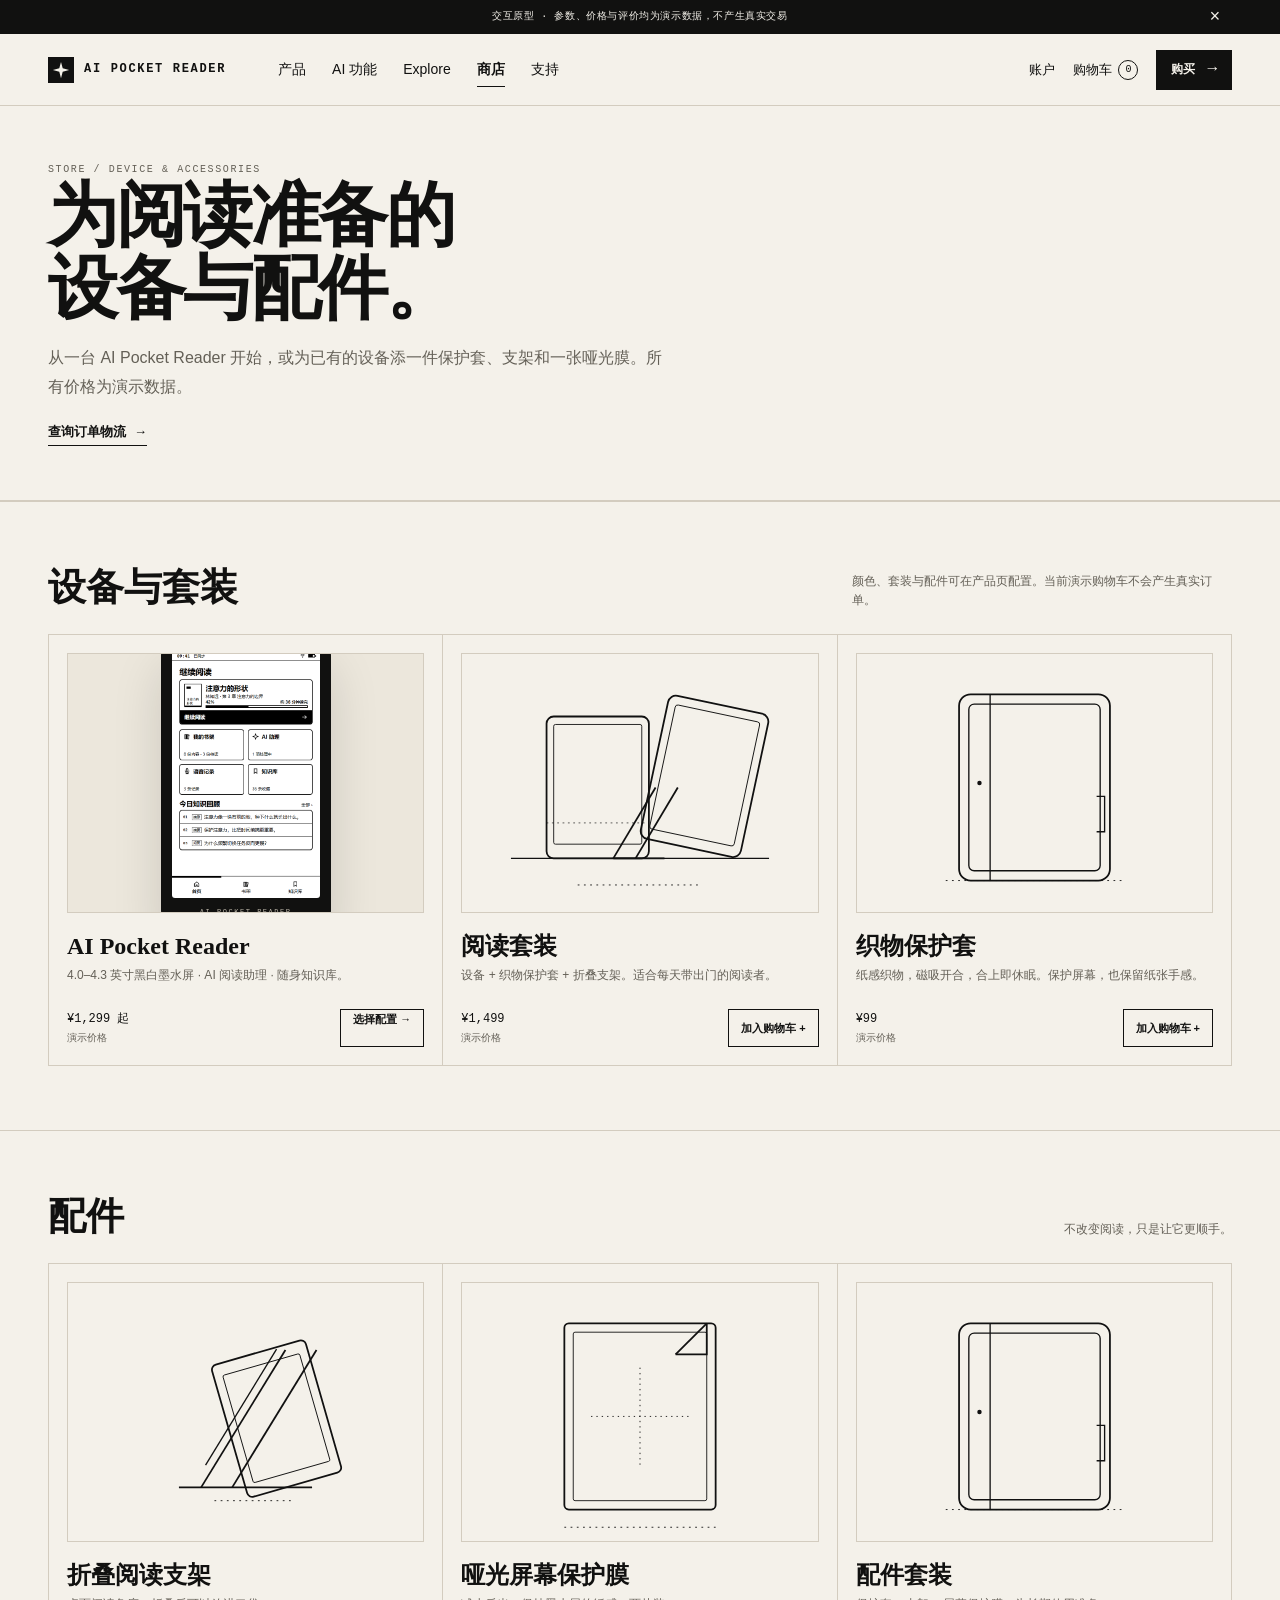
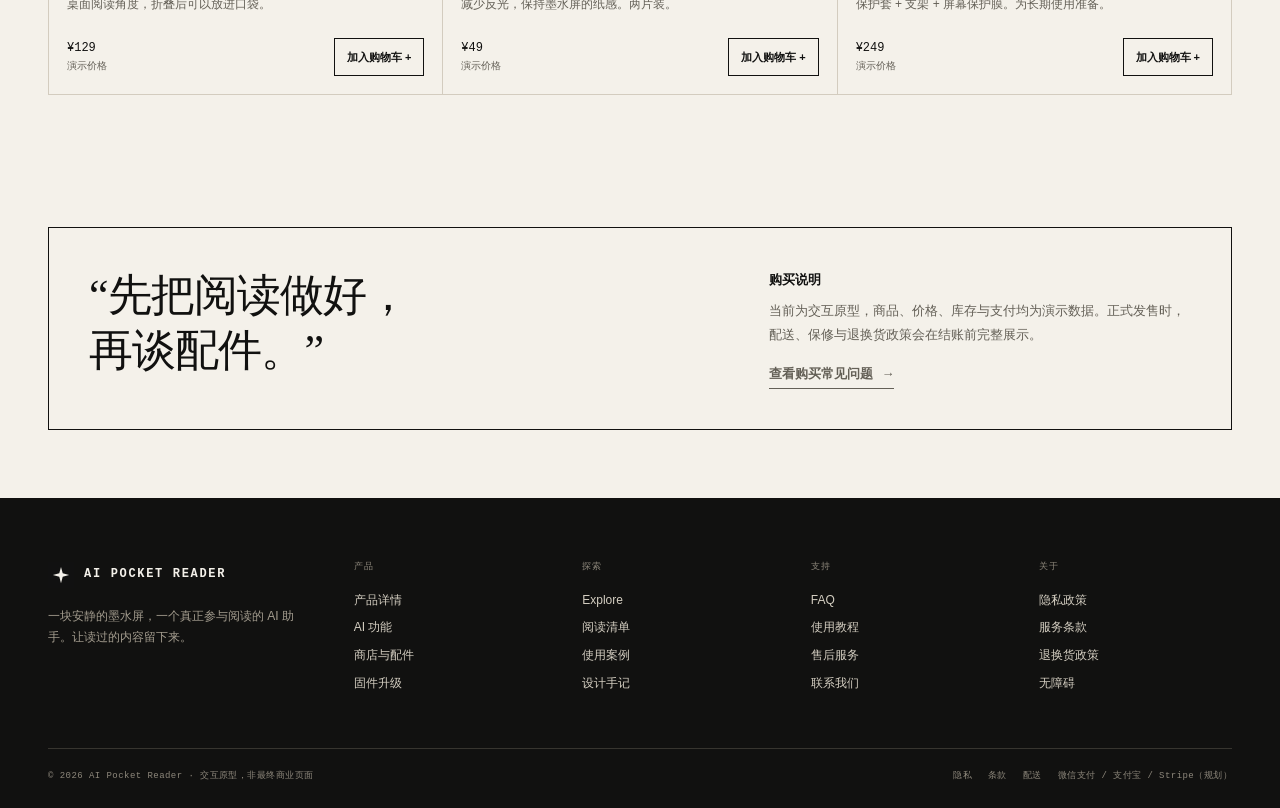
<file: store.html>
<!doctype html>
<html lang="zh-CN">
<head>
  <meta charset="utf-8">
  <meta name="viewport" content="width=device-width, initial-scale=1">
  <title>商店 · AI Pocket Reader</title>
  <meta name="description" content="选购 AI Pocket Reader、阅读套装、保护套、支架与配件。">
  <meta property="og:title" content="商店 · AI Pocket Reader">
  <meta property="og:description" content="设备、套装与配件。">
  <link rel="icon" href="assets/favicon.svg" type="image/svg+xml">
  <link rel="stylesheet" href="assets/site.css">
</head>
<body data-page="store">
  <a class="skip-link" href="#main">跳到主要内容</a>

  <div class="announcement" id="announcement">
    <div class="container announcement-inner">
      <span>交互原型 · 参数、价格与评价均为演示数据，不产生真实交易</span>
      <button class="announcement-close" type="button" data-announcement-close aria-label="关闭提示">×</button>
    </div>
  </div>

  <header class="site-header">
    <div class="container header-inner">
      <a class="brand" href="index.html" aria-label="AI Pocket Reader 首页">
        <img src="assets/favicon.svg" alt="">
        <span class="brand-name">AI POCKET READER</span>
      </a>
      <nav class="main-nav" id="main-nav" aria-label="主导航">
        <a class="nav-link" href="products.html">产品</a>
        <a class="nav-link" href="ai.html">AI 功能</a>
        <a class="nav-link" href="explore.html">Explore</a>
        <a class="nav-link is-active" href="store.html" aria-current="page">商店</a>
        <a class="nav-link" href="support.html">支持</a>
      </nav>
      <div class="header-actions">
        <a class="header-link" href="account.html">账户</a>
        <button class="cart-button" type="button" data-cart-open aria-label="打开购物车">
          <span>购物车</span><span class="cart-count" data-cart-count>0</span>
        </button>
        <a class="button small" href="products.html">购买 <span class="arrow">→</span></a>
        <button class="menu-button" type="button" data-menu-toggle aria-expanded="false" aria-controls="main-nav" aria-label="打开菜单">
          <span></span><span></span>
        </button>
      </div>
    </div>
  </header>

  <main id="main">
    <section class="page-hero">
      <div class="container">
        <p class="eyebrow">STORE / DEVICE &amp; ACCESSORIES</p>
        <h1>为阅读准备的<br>设备与配件。</h1>
        <p class="lead">从一台 AI Pocket Reader 开始，或为已有的设备添一件保护套、支架和一张哑光膜。所有价格为演示数据。</p>
        <p style="margin-top:16px"><a class="text-link" href="tracking.html">查询订单物流 <span>→</span></a></p>
      </div>
    </section>

    <section class="store-section">
      <div class="container">
        <div class="store-section-head">
          <h2>设备与套装</h2>
          <p>颜色、套装与配件可在产品页配置。当前演示购物车不会产生真实订单。</p>
        </div>

        <div class="store-grid">
          <div class="product-card">
            <div class="visual device-visual">
              <div class="device-frame flat">
                <div class="device-screen">
                  <img src="assets/img/home.png" alt="AI Pocket Reader 设备" loading="lazy">
                </div>
                <div class="device-chin">AI POCKET READER</div>
              </div>
            </div>
            <h3>AI Pocket Reader</h3>
            <p class="desc">4.0–4.3 英寸黑白墨水屏 · AI 阅读助理 · 随身知识库。</p>
            <div class="card-foot">
              <span class="price-line">¥1,299 起<small>演示价格</small></span>
              <a class="add-button" href="products.html">选择配置 →</a>
            </div>
          </div>

          <div class="product-card">
            <div class="visual">
              <img src="assets/img/bundle.svg" alt="AI Pocket Reader 阅读套装：设备、保护套与支架" loading="lazy">
            </div>
            <h3>阅读套装</h3>
            <p class="desc">设备 + 织物保护套 + 折叠支架。适合每天带出门的阅读者。</p>
            <div class="card-foot">
              <span class="price-line">¥1,499<small>演示价格</small></span>
              <button class="add-button" type="button" data-add-to-cart data-id="bundle-reading" data-name="AI Pocket Reader" data-variant="墨黑 · 阅读套装" data-price="1499" data-image="assets/img/bundle.svg">加入购物车 +</button>
            </div>
          </div>

          <div class="product-card">
            <div class="visual">
              <img src="assets/img/case.svg" alt="织物保护套" loading="lazy">
            </div>
            <h3>织物保护套</h3>
            <p class="desc">纸感织物，磁吸开合，合上即休眠。保护屏幕，也保留纸张手感。</p>
            <div class="card-foot">
              <span class="price-line">¥99<small>演示价格</small></span>
              <button class="add-button" type="button" data-add-to-cart data-id="case" data-name="织物保护套" data-variant="墨黑" data-price="99" data-image="assets/img/case.svg">加入购物车 +</button>
            </div>
          </div>
        </div>
      </div>
    </section>

    <section class="store-section">
      <div class="container">
        <div class="store-section-head">
          <h2>配件</h2>
          <p>不改变阅读，只是让它更顺手。</p>
        </div>
        <div class="store-grid">
          <div class="product-card">
            <div class="visual">
              <img src="assets/img/stand.svg" alt="折叠阅读支架" loading="lazy">
            </div>
            <h3>折叠阅读支架</h3>
            <p class="desc">桌面阅读角度，折叠后可以放进口袋。</p>
            <div class="card-foot">
              <span class="price-line">¥129<small>演示价格</small></span>
              <button class="add-button" type="button" data-add-to-cart data-id="stand" data-name="折叠阅读支架" data-variant="墨黑" data-price="129" data-image="assets/img/stand.svg">加入购物车 +</button>
            </div>
          </div>

          <div class="product-card">
            <div class="visual">
              <img src="assets/img/film.svg" alt="哑光屏幕保护膜" loading="lazy">
            </div>
            <h3>哑光屏幕保护膜</h3>
            <p class="desc">减少反光，保持墨水屏的纸感。两片装。</p>
            <div class="card-foot">
              <span class="price-line">¥49<small>演示价格</small></span>
              <button class="add-button" type="button" data-add-to-cart data-id="film" data-name="哑光屏幕保护膜" data-variant="两片装" data-price="49" data-image="assets/img/film.svg">加入购物车 +</button>
            </div>
          </div>

          <div class="product-card">
            <div class="visual">
              <img src="assets/img/case.svg" alt="配件套装" loading="lazy">
            </div>
            <h3>配件套装</h3>
            <p class="desc">保护套 + 支架 + 屏幕保护膜。为长期使用准备。</p>
            <div class="card-foot">
              <span class="price-line">¥249<small>演示价格</small></span>
              <button class="add-button" type="button" data-add-to-cart data-id="accessory-bundle" data-name="配件套装" data-variant="保护套 + 支架 + 保护膜" data-price="249" data-image="assets/img/case.svg">加入购物车 +</button>
            </div>
          </div>
        </div>
      </div>
    </section>

    <section class="section tight">
      <div class="container">
        <div class="review-panel">
          <p class="quote">“先把阅读做好，<br>再谈配件。”</p>
          <div class="note">
            <strong>购买说明</strong>
            当前为交互原型，商品、价格、库存与支付均为演示数据。正式发售时，配送、保修与退换货政策会在结账前完整展示。
            <div style="margin-top:16px"><a class="text-link" href="support.html#faq">查看购买常见问题 <span>→</span></a></div>
          </div>
        </div>
      </div>
    </section>
  </main>

  <footer class="site-footer">
    <div class="container">
      <div class="footer-grid">
        <div class="footer-brand">
          <a class="brand" href="index.html">
            <img src="assets/favicon.svg" alt="">
            <span class="brand-name">AI POCKET READER</span>
          </a>
          <p>一块安静的墨水屏，一个真正参与阅读的 AI 助手。让读过的内容留下来。</p>
        </div>
        <div class="footer-col">
          <h3>产品</h3>
          <a href="products.html">产品详情</a>
          <a href="ai.html">AI 功能</a>
          <a href="store.html">商店与配件</a>
          <a href="support.html#firmware">固件升级</a>
        </div>
        <div class="footer-col">
          <h3>探索</h3>
          <a href="explore.html">Explore</a>
          <a href="explore.html#reading-lists">阅读清单</a>
          <a href="explore.html#case-study">使用案例</a>
          <a href="article.html">设计手记</a>
        </div>
        <div class="footer-col">
          <h3>支持</h3>
          <a href="support.html#faq">FAQ</a>
          <a href="support.html#guides">使用教程</a>
          <a href="support.html#warranty">售后服务</a>
          <a href="support.html#contact">联系我们</a>
        </div>
        <div class="footer-col">
          <h3>关于</h3>
          <a href="legal.html#privacy">隐私政策</a>
          <a href="legal.html#terms">服务条款</a>
          <a href="legal.html#returns">退换货政策</a>
          <a href="legal.html#accessibility">无障碍</a>
        </div>
      </div>
      <div class="footer-bottom">
        <span>© <span data-year>2026</span> AI Pocket Reader · 交互原型，非最终商业页面</span>
        <nav aria-label="法律信息">
          <a href="legal.html#privacy">隐私</a>
          <a href="legal.html#terms">条款</a>
          <a href="legal.html#shipping">配送</a>
          <span>微信支付 / 支付宝 / Stripe（规划）</span>
        </nav>
      </div>
    </div>
  </footer>

  <script src="assets/site.js"></script>
</body>
</html>
</file>
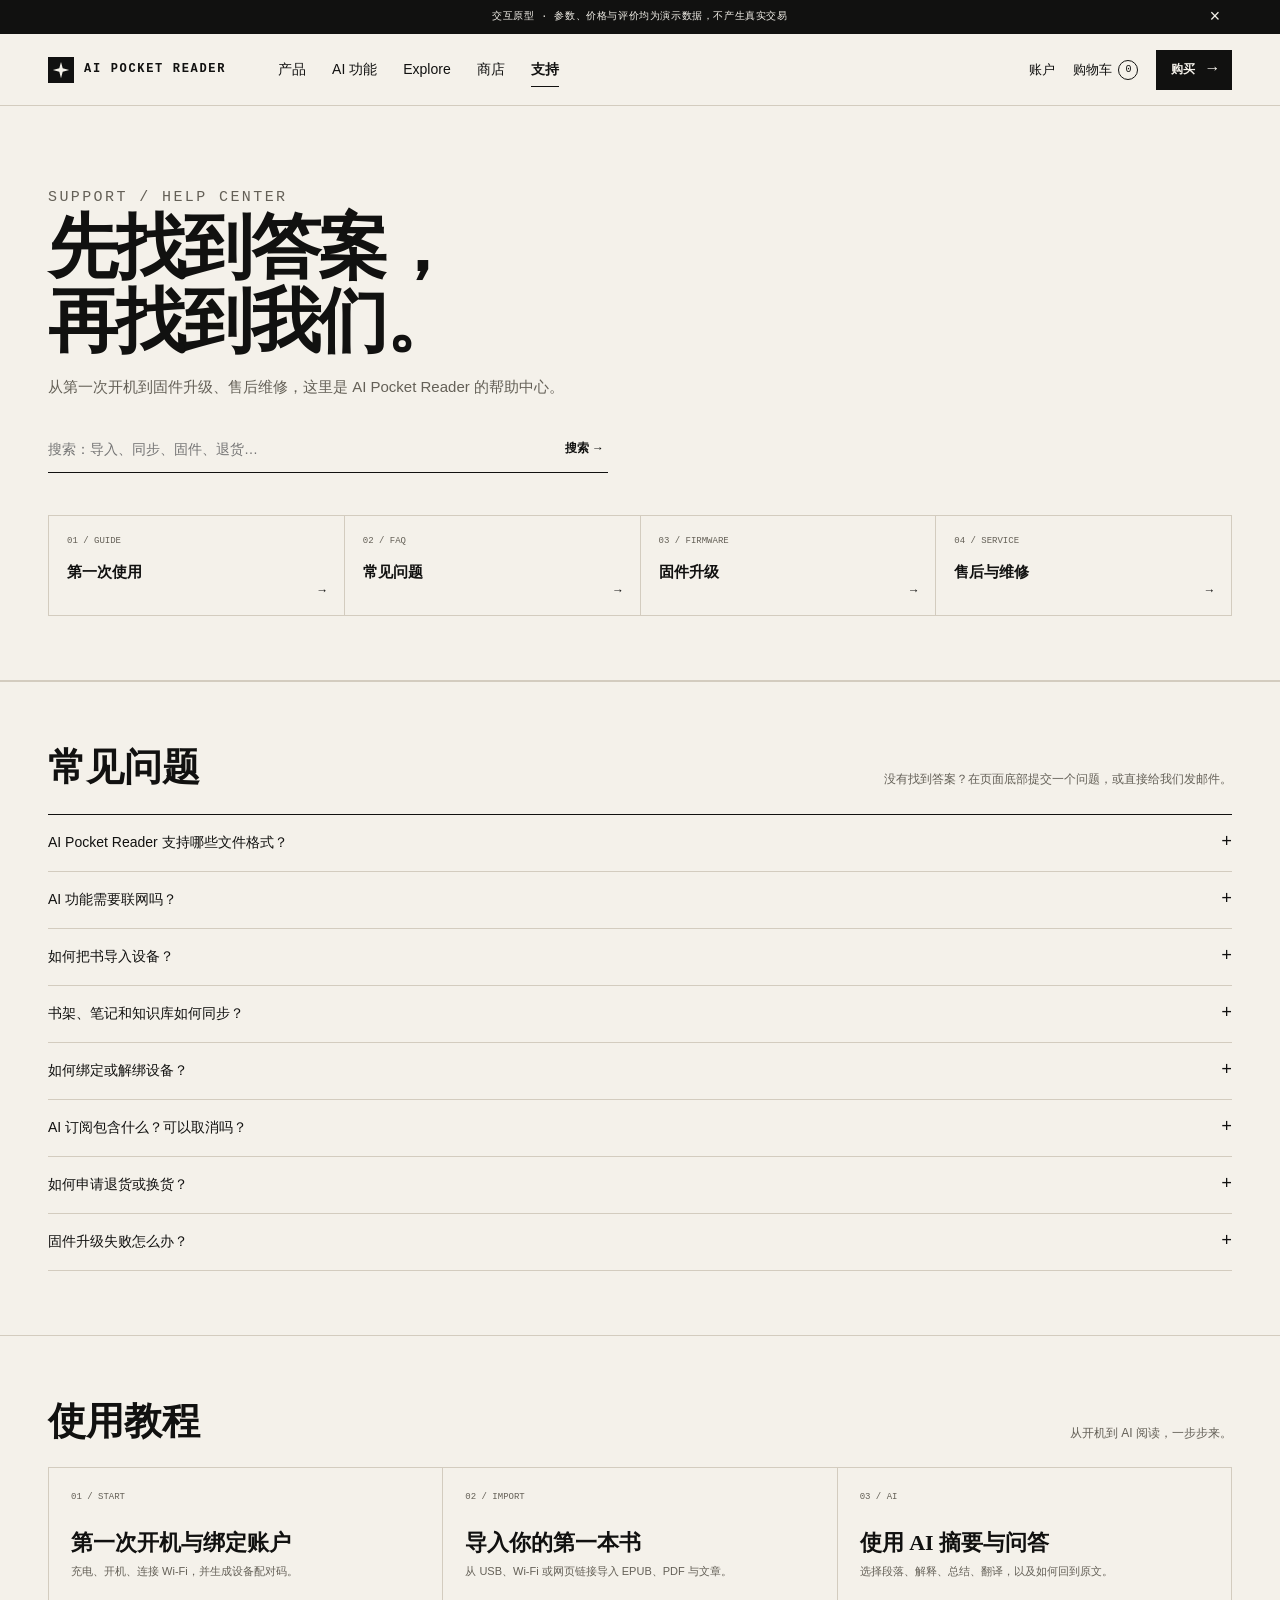
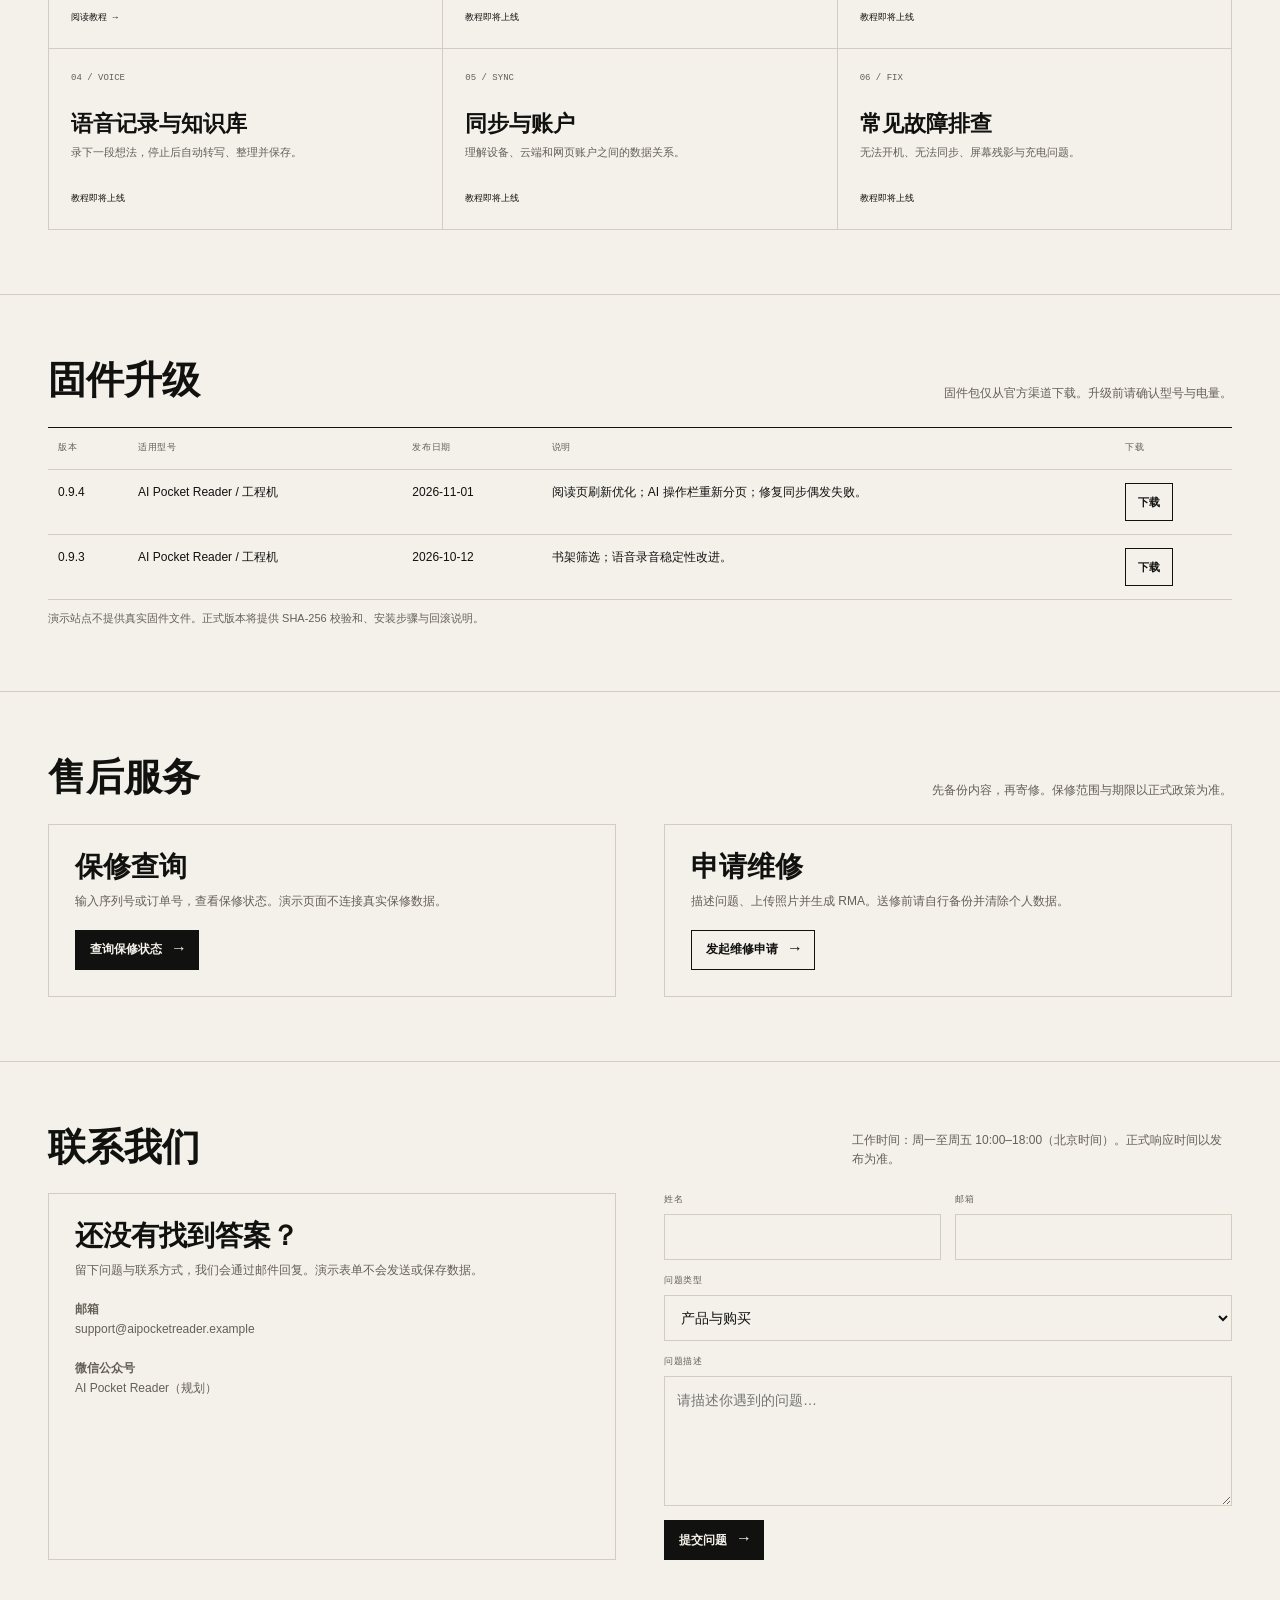
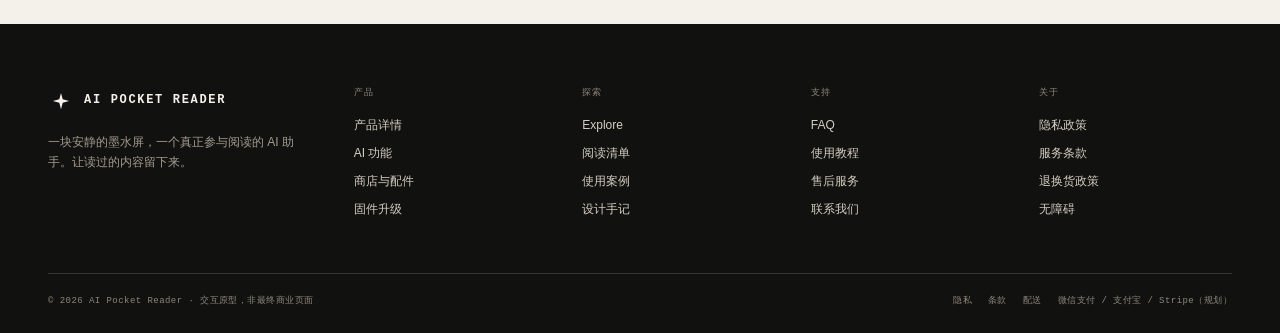
<file: support.html>
<!doctype html>
<html lang="zh-CN">
<head>
  <meta charset="utf-8">
  <meta name="viewport" content="width=device-width, initial-scale=1">
  <title>支持 · AI Pocket Reader</title>
  <meta name="description" content="AI Pocket Reader 帮助中心：FAQ、使用教程、固件升级、售后与维修、联系我们。">
  <meta property="og:title" content="支持 · AI Pocket Reader">
  <meta property="og:description" content="帮助中心、教程、固件与售后。">
  <link rel="icon" href="assets/favicon.svg" type="image/svg+xml">
  <link rel="stylesheet" href="assets/site.css">
</head>
<body data-page="support">
  <a class="skip-link" href="#main">跳到主要内容</a>

  <div class="announcement" id="announcement">
    <div class="container announcement-inner">
      <span>交互原型 · 参数、价格与评价均为演示数据，不产生真实交易</span>
      <button class="announcement-close" type="button" data-announcement-close aria-label="关闭提示">×</button>
    </div>
  </div>

  <header class="site-header">
    <div class="container header-inner">
      <a class="brand" href="index.html" aria-label="AI Pocket Reader 首页">
        <img src="assets/favicon.svg" alt="">
        <span class="brand-name">AI POCKET READER</span>
      </a>
      <nav class="main-nav" id="main-nav" aria-label="主导航">
        <a class="nav-link" href="products.html">产品</a>
        <a class="nav-link" href="ai.html">AI 功能</a>
        <a class="nav-link" href="explore.html">Explore</a>
        <a class="nav-link" href="store.html">商店</a>
        <a class="nav-link is-active" href="support.html" aria-current="page">支持</a>
      </nav>
      <div class="header-actions">
        <a class="header-link" href="account.html">账户</a>
        <button class="cart-button" type="button" data-cart-open aria-label="打开购物车">
          <span>购物车</span><span class="cart-count" data-cart-count>0</span>
        </button>
        <a class="button small" href="products.html">购买 <span class="arrow">→</span></a>
        <button class="menu-button" type="button" data-menu-toggle aria-expanded="false" aria-controls="main-nav" aria-label="打开菜单">
          <span></span><span></span>
        </button>
      </div>
    </div>
  </header>

  <main id="main">
    <section class="support-hero">
      <div class="container">
        <p class="eyebrow">SUPPORT / HELP CENTER</p>
        <h1>先找到答案，<br>再找到我们。</h1>
        <p>从第一次开机到固件升级、售后维修，这里是 AI Pocket Reader 的帮助中心。</p>
        <form class="support-search" id="faq-search">
          <label class="visually-hidden" for="faq-search-input">搜索帮助中心</label>
          <input id="faq-search-input" type="search" placeholder="搜索：导入、同步、固件、退货…">
          <button type="submit">搜索 →</button>
        </form>
        <p class="form-note" id="faq-status" aria-live="polite"></p>

        <div class="support-quick">
          <a href="#guides"><span>01 / GUIDE</span><strong>第一次使用</strong><em>→</em></a>
          <a href="#faq"><span>02 / FAQ</span><strong>常见问题</strong><em>→</em></a>
          <a href="#firmware"><span>03 / FIRMWARE</span><strong>固件升级</strong><em>→</em></a>
          <a href="#warranty"><span>04 / SERVICE</span><strong>售后与维修</strong><em>→</em></a>
        </div>
      </div>
    </section>

    <section class="support-section" id="faq">
      <div class="container">
        <div class="support-section-head">
          <h2>常见问题</h2>
          <p>没有找到答案？在页面底部提交一个问题，或直接给我们发邮件。</p>
        </div>
        <div class="faq-list">
          <details class="faq-item" data-faq>
            <summary>AI Pocket Reader 支持哪些文件格式？</summary>
            <div class="faq-answer">规划支持 EPUB、PDF、TXT 与网页文章。最终支持范围以发布版本为准，受版权保护或加密的内容可能无法解析。</div>
          </details>
          <details class="faq-item" data-faq>
            <summary>AI 功能需要联网吗？</summary>
            <div class="faq-answer">阅读本身优先离线可用。AI 摘要、问答、翻译与语音处理的具体联网策略会在产品说明中标注；官网演示使用固定示例，不代表最终处理方式。</div>
          </details>
          <details class="faq-item" data-faq>
            <summary>如何把书导入设备？</summary>
            <div class="faq-answer">可以通过 USB、Wi-Fi 或后续的伴侣工具导入。支持的格式、单文件大小与导入步骤会在快速入门指南中详细说明。</div>
          </details>
          <details class="faq-item" data-faq>
            <summary>书架、笔记和知识库如何同步？</summary>
            <div class="faq-answer">绑定账户后，阅读进度、书架元数据、摘录、笔记和知识库会在设备与云端之间同步。网页端目前只展示元数据，完整阅读在设备上进行。</div>
          </details>
          <details class="faq-item" data-faq>
            <summary>如何绑定或解绑设备？</summary>
            <div class="faq-answer">在设备“设置 → 账户与同步”中生成配对码，登录官网账户后输入配对码即可绑定。解绑会让设备停止同步，本地内容是否保留取决于你的选择。</div>
          </details>
          <details class="faq-item" data-faq>
            <summary>AI 订阅包含什么？可以取消吗？</summary>
            <div class="faq-answer">订阅计划、额度与价格将在发售时公布。正式站点会支持随时取消自动续费，取消后权益保留到当前计费周期结束。</div>
          </details>
          <details class="faq-item" data-faq>
            <summary>如何申请退货或换货？</summary>
            <div class="faq-answer">在订单页面发起售后申请，或通过本页联系客服。退换货条件、时效、运费承担与例外情况以正式政策为准；当前演示站点不产生真实订单。</div>
          </details>
          <details class="faq-item" data-faq>
            <summary>固件升级失败怎么办？</summary>
            <div class="faq-answer">先确认电量充足并保持连接，再重试。若设备无法启动，请保留序列号并联系售后；不要自行拆机。官网固件页会提供校验和与恢复说明。</div>
          </details>
        </div>
      </div>
    </section>

    <section class="support-section" id="guides">
      <div class="container">
        <div class="support-section-head">
          <h2>使用教程</h2>
          <p>从开机到 AI 阅读，一步步来。</p>
        </div>
        <div class="guide-grid">
          <a class="guide-card" href="article.html">
            <span class="n">01 / START</span>
            <h3>第一次开机与绑定账户</h3>
            <p>充电、开机、连接 Wi-Fi，并生成设备配对码。</p>
            <span class="read">阅读教程 →</span>
          </a>
          <div class="guide-card">
            <span class="n">02 / IMPORT</span>
            <h3>导入你的第一本书</h3>
            <p>从 USB、Wi-Fi 或网页链接导入 EPUB、PDF 与文章。</p>
            <span class="read">教程即将上线</span>
          </div>
          <div class="guide-card">
            <span class="n">03 / AI</span>
            <h3>使用 AI 摘要与问答</h3>
            <p>选择段落、解释、总结、翻译，以及如何回到原文。</p>
            <span class="read">教程即将上线</span>
          </div>
          <div class="guide-card">
            <span class="n">04 / VOICE</span>
            <h3>语音记录与知识库</h3>
            <p>录下一段想法，停止后自动转写、整理并保存。</p>
            <span class="read">教程即将上线</span>
          </div>
          <div class="guide-card">
            <span class="n">05 / SYNC</span>
            <h3>同步与账户</h3>
            <p>理解设备、云端和网页账户之间的数据关系。</p>
            <span class="read">教程即将上线</span>
          </div>
          <div class="guide-card">
            <span class="n">06 / FIX</span>
            <h3>常见故障排查</h3>
            <p>无法开机、无法同步、屏幕残影与充电问题。</p>
            <span class="read">教程即将上线</span>
          </div>
        </div>
      </div>
    </section>

    <section class="support-section" id="firmware">
      <div class="container">
        <div class="support-section-head">
          <h2>固件升级</h2>
          <p>固件包仅从官方渠道下载。升级前请确认型号与电量。</p>
        </div>
        <table class="firmware-table">
          <thead>
            <tr><th>版本</th><th>适用型号</th><th>发布日期</th><th>说明</th><th>下载</th></tr>
          </thead>
          <tbody>
            <tr>
              <td>0.9.4</td>
              <td>AI Pocket Reader / 工程机</td>
              <td>2026-11-01</td>
              <td>阅读页刷新优化；AI 操作栏重新分页；修复同步偶发失败。</td>
              <td><button class="add-button" type="button" data-demo-action="固件下载为演示，不提供真实文件">下载</button></td>
            </tr>
            <tr>
              <td>0.9.3</td>
              <td>AI Pocket Reader / 工程机</td>
              <td>2026-10-12</td>
              <td>书架筛选；语音录音稳定性改进。</td>
              <td><button class="add-button" type="button" data-demo-action="历史固件为演示，不提供真实文件">下载</button></td>
            </tr>
          </tbody>
        </table>
        <p class="form-note">演示站点不提供真实固件文件。正式版本将提供 SHA-256 校验和、安装步骤与回滚说明。</p>
      </div>
    </section>

    <section class="support-section" id="warranty">
      <div class="container">
        <div class="support-section-head">
          <h2>售后服务</h2>
          <p>先备份内容，再寄修。保修范围与期限以正式政策为准。</p>
        </div>
        <div class="support-columns">
          <div class="support-card">
            <h3>保修查询</h3>
            <p>输入序列号或订单号，查看保修状态。演示页面不连接真实保修数据。</p>
            <button class="button small" type="button" data-demo-action="保修查询为演示，请使用正式订单号">查询保修状态 <span class="arrow">→</span></button>
          </div>
          <div class="support-card">
            <h3>申请维修</h3>
            <p>描述问题、上传照片并生成 RMA。送修前请自行备份并清除个人数据。</p>
            <button class="button small secondary" type="button" data-demo-action="维修申请为演示，不生成真实 RMA">发起维修申请 <span class="arrow">→</span></button>
          </div>
        </div>
      </div>
    </section>

    <section class="support-section" id="contact">
      <div class="container">
        <div class="support-section-head">
          <h2>联系我们</h2>
          <p>工作时间：周一至周五 10:00–18:00（北京时间）。正式响应时间以发布为准。</p>
        </div>
        <div class="support-columns">
          <div class="support-card">
            <h3>还没有找到答案？</h3>
            <p>留下问题与联系方式，我们会通过邮件回复。演示表单不会发送或保存数据。</p>
            <p><strong>邮箱</strong><br>support@aipocketreader.example</p>
            <p style="margin-top:16px"><strong>微信公众号</strong><br>AI Pocket Reader（规划）</p>
          </div>
          <form class="contact-form" data-demo-form="contact">
            <div class="field"><label for="contact-name">姓名</label><input id="contact-name" type="text" required></div>
            <div class="field"><label for="contact-email">邮箱</label><input id="contact-email" type="email" required></div>
            <div class="field full"><label for="contact-topic">问题类型</label>
              <select id="contact-topic">
                <option>产品与购买</option>
                <option>账户与同步</option>
                <option>AI 功能</option>
                <option>售后与维修</option>
              </select>
            </div>
            <div class="field full"><label for="contact-message">问题描述</label><textarea id="contact-message" required placeholder="请描述你遇到的问题…"></textarea></div>
            <div class="full">
              <button class="button small" type="submit">提交问题 <span class="arrow">→</span></button>
              <span class="form-success" data-form-success hidden>已提交（演示）。我们不会真正收到这条消息。</span>
            </div>
          </form>
        </div>
      </div>
    </section>
  </main>

  <footer class="site-footer">
    <div class="container">
      <div class="footer-grid">
        <div class="footer-brand">
          <a class="brand" href="index.html">
            <img src="assets/favicon.svg" alt="">
            <span class="brand-name">AI POCKET READER</span>
          </a>
          <p>一块安静的墨水屏，一个真正参与阅读的 AI 助手。让读过的内容留下来。</p>
        </div>
        <div class="footer-col">
          <h3>产品</h3>
          <a href="products.html">产品详情</a>
          <a href="ai.html">AI 功能</a>
          <a href="store.html">商店与配件</a>
          <a href="support.html#firmware">固件升级</a>
        </div>
        <div class="footer-col">
          <h3>探索</h3>
          <a href="explore.html">Explore</a>
          <a href="explore.html#reading-lists">阅读清单</a>
          <a href="explore.html#case-study">使用案例</a>
          <a href="article.html">设计手记</a>
        </div>
        <div class="footer-col">
          <h3>支持</h3>
          <a href="support.html#faq">FAQ</a>
          <a href="support.html#guides">使用教程</a>
          <a href="support.html#warranty">售后服务</a>
          <a href="support.html#contact">联系我们</a>
        </div>
        <div class="footer-col">
          <h3>关于</h3>
          <a href="legal.html#privacy">隐私政策</a>
          <a href="legal.html#terms">服务条款</a>
          <a href="legal.html#returns">退换货政策</a>
          <a href="legal.html#accessibility">无障碍</a>
        </div>
      </div>
      <div class="footer-bottom">
        <span>© <span data-year>2026</span> AI Pocket Reader · 交互原型，非最终商业页面</span>
        <nav aria-label="法律信息">
          <a href="legal.html#privacy">隐私</a>
          <a href="legal.html#terms">条款</a>
          <a href="legal.html#shipping">配送</a>
          <span>微信支付 / 支付宝 / Stripe（规划）</span>
        </nav>
      </div>
    </div>
  </footer>

  <script src="assets/site.js"></script>
</body>
</html>
</file>
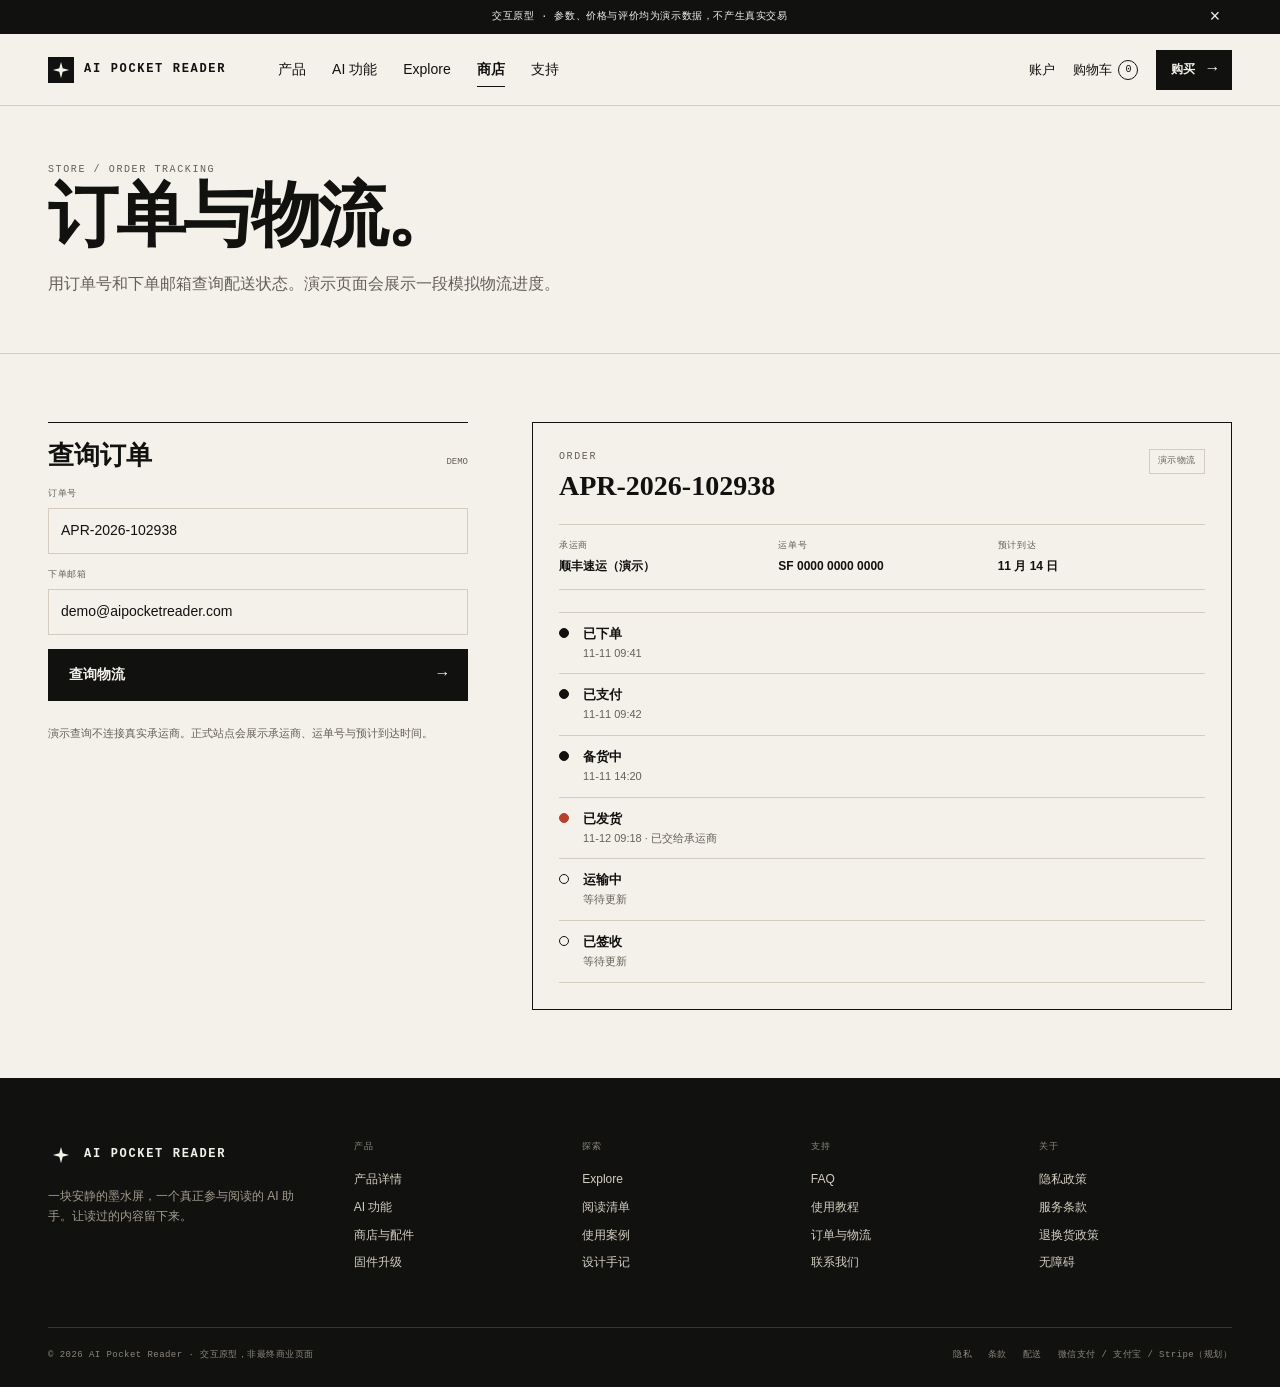
<file: tracking.html>
<!doctype html>
<html lang="zh-CN">
<head>
  <meta charset="utf-8">
  <meta name="viewport" content="width=device-width, initial-scale=1">
  <title>订单与物流 · AI Pocket Reader</title>
  <meta name="description" content="查询 AI Pocket Reader 演示订单的配送状态。">
  <meta name="robots" content="noindex">
  <link rel="icon" href="assets/favicon.svg" type="image/svg+xml">
  <link rel="stylesheet" href="assets/site.css">
</head>
<body data-page="tracking">
  <a class="skip-link" href="#main">跳到主要内容</a>

  <div class="announcement" id="announcement">
    <div class="container announcement-inner">
      <span>交互原型 · 参数、价格与评价均为演示数据，不产生真实交易</span>
      <button class="announcement-close" type="button" data-announcement-close aria-label="关闭提示">×</button>
    </div>
  </div>

  <header class="site-header">
    <div class="container header-inner">
      <a class="brand" href="index.html" aria-label="AI Pocket Reader 首页">
        <img src="assets/favicon.svg" alt="">
        <span class="brand-name">AI POCKET READER</span>
      </a>
      <nav class="main-nav" id="main-nav" aria-label="主导航">
        <a class="nav-link" href="products.html">产品</a>
        <a class="nav-link" href="ai.html">AI 功能</a>
        <a class="nav-link" href="explore.html">Explore</a>
        <a class="nav-link is-active" href="store.html" aria-current="page">商店</a>
        <a class="nav-link" href="support.html">支持</a>
      </nav>
      <div class="header-actions">
        <a class="header-link" href="account.html">账户</a>
        <button class="cart-button" type="button" data-cart-open aria-label="打开购物车">
          <span>购物车</span><span class="cart-count" data-cart-count>0</span>
        </button>
        <a class="button small" href="products.html">购买 <span class="arrow">→</span></a>
        <button class="menu-button" type="button" data-menu-toggle aria-expanded="false" aria-controls="main-nav" aria-label="打开菜单">
          <span></span><span></span>
        </button>
      </div>
    </div>
  </header>

  <main id="main">
    <section class="page-hero">
      <div class="container">
        <p class="eyebrow">STORE / ORDER TRACKING</p>
        <h1>订单与物流。</h1>
        <p class="lead">用订单号和下单邮箱查询配送状态。演示页面会展示一段模拟物流进度。</p>
      </div>
    </section>

    <section class="section tight">
      <div class="container">
        <div class="tracking-layout">
          <form class="tracking-form" id="tracking-form">
            <div class="form-section-head"><h2>查询订单</h2><span>DEMO</span></div>
            <div class="field"><label for="tracking-order">订单号</label><input id="tracking-order" type="text" value="APR-2026-102938" required></div>
            <div class="field"><label for="tracking-email">下单邮箱</label><input id="tracking-email" type="email" value="demo@aipocketreader.com" required></div>
            <button class="button" type="submit">查询物流 <span class="arrow">→</span></button>
            <p class="form-note">演示查询不连接真实承运商。正式站点会展示承运商、运单号与预计到达时间。</p>
          </form>

          <div class="tracking-result" id="tracking-result">
            <div class="tracking-result-head">
              <div>
                <div class="eyebrow">ORDER</div>
                <h2 id="tracking-number">APR-2026-102938</h2>
              </div>
              <span class="demo-badge">演示物流</span>
            </div>
            <div class="tracking-summary">
              <div><span>承运商</span><strong>顺丰速运（演示）</strong></div>
              <div><span>运单号</span><strong>SF 0000 0000 0000</strong></div>
              <div><span>预计到达</span><strong>11 月 14 日</strong></div>
            </div>
            <ol class="timeline">
              <li class="done"><span class="dot"></span><div><strong>已下单</strong><p>11-11 09:41</p></div></li>
              <li class="done"><span class="dot"></span><div><strong>已支付</strong><p>11-11 09:42</p></div></li>
              <li class="done"><span class="dot"></span><div><strong>备货中</strong><p>11-11 14:20</p></div></li>
              <li class="current"><span class="dot"></span><div><strong>已发货</strong><p>11-12 09:18 · 已交给承运商</p></div></li>
              <li><span class="dot"></span><div><strong>运输中</strong><p>等待更新</p></div></li>
              <li><span class="dot"></span><div><strong>已签收</strong><p>等待更新</p></div></li>
            </ol>
          </div>
        </div>
      </div>
    </section>
  </main>

  <footer class="site-footer">
    <div class="container">
      <div class="footer-grid">
        <div class="footer-brand">
          <a class="brand" href="index.html">
            <img src="assets/favicon.svg" alt="">
            <span class="brand-name">AI POCKET READER</span>
          </a>
          <p>一块安静的墨水屏，一个真正参与阅读的 AI 助手。让读过的内容留下来。</p>
        </div>
        <div class="footer-col">
          <h3>产品</h3>
          <a href="products.html">产品详情</a>
          <a href="ai.html">AI 功能</a>
          <a href="store.html">商店与配件</a>
          <a href="support.html#firmware">固件升级</a>
        </div>
        <div class="footer-col">
          <h3>探索</h3>
          <a href="explore.html">Explore</a>
          <a href="explore.html#reading-lists">阅读清单</a>
          <a href="explore.html#case-study">使用案例</a>
          <a href="article.html">设计手记</a>
        </div>
        <div class="footer-col">
          <h3>支持</h3>
          <a href="support.html#faq">FAQ</a>
          <a href="support.html#guides">使用教程</a>
          <a href="tracking.html">订单与物流</a>
          <a href="support.html#contact">联系我们</a>
        </div>
        <div class="footer-col">
          <h3>关于</h3>
          <a href="legal.html#privacy">隐私政策</a>
          <a href="legal.html#terms">服务条款</a>
          <a href="legal.html#returns">退换货政策</a>
          <a href="legal.html#accessibility">无障碍</a>
        </div>
      </div>
      <div class="footer-bottom">
        <span>© <span data-year>2026</span> AI Pocket Reader · 交互原型，非最终商业页面</span>
        <nav aria-label="法律信息">
          <a href="legal.html#privacy">隐私</a>
          <a href="legal.html#terms">条款</a>
          <a href="legal.html#shipping">配送</a>
          <span>微信支付 / 支付宝 / Stripe（规划）</span>
        </nav>
      </div>
    </div>
  </footer>

  <script src="assets/site.js"></script>
</body>
</html>
</file>
<file: assets/site.css>
/* ============================================================
   AI Pocket Reader — official site (static prototype)
   Ink & Paper design system
   ============================================================ */

:root {
  --paper: #f4f1ea;
  --paper-2: #ece7dc;
  --paper-3: #e3ddd0;
  --ink: #111110;
  --ink-soft: #2a2925;
  --muted: #646057;
  --line: #d3ccbf;
  --line-strong: #111110;
  --signal: #b8402a;
  --signal-dark: #97321f;
  --white: #ffffff;
  --dark: #111110;
  --dark-2: #1b1a17;
  --success: #2f6b3a;
  --error: #a52d23;
  --serif: "Noto Serif SC", "Source Han Serif SC", "Songti SC", "SimSun", Georgia, serif;
  --sans: "Inter", "Noto Sans SC", "Source Han Sans SC", "PingFang SC", "Microsoft YaHei", sans-serif;
  --mono: "Cascadia Mono", "JetBrains Mono", "SFMono-Regular", Consolas, monospace;
  --container: 1240px;
  --header: 72px;
  --announcement: 34px;
  --radius: 4px;
  --ease: cubic-bezier(0.2, 0.7, 0.2, 1);
}

* {
  box-sizing: border-box;
  margin: 0;
  padding: 0;
}

[hidden] {
  display: none !important;
}

.visually-hidden {
  position: absolute !important;
  width: 1px;
  height: 1px;
  padding: 0;
  margin: -1px;
  overflow: hidden;
  clip: rect(0, 0, 0, 0);
  white-space: nowrap;
  border: 0;
}

html {
  scroll-behavior: smooth;
  scroll-padding-top: calc(var(--header) + 24px);
}

body {
  overflow-x: hidden;
  background: var(--paper);
  color: var(--ink);
  font-family: var(--sans);
  font-size: 16px;
  line-height: 1.65;
  -webkit-font-smoothing: antialiased;
  text-rendering: optimizeLegibility;
}

body.menu-open,
body.cart-open {
  overflow: hidden;
}

img,
svg {
  display: block;
  max-width: 100%;
}

a {
  color: inherit;
  text-decoration: none;
}

button,
input,
textarea,
select {
  font: inherit;
  color: inherit;
  background: none;
  border: 0;
  border-radius: 0;
}

button {
  cursor: pointer;
  text-align: left;
}

ul,
ol {
  list-style: none;
}

::selection {
  background: var(--ink);
  color: var(--paper);
}

:focus-visible {
  outline: 2px solid var(--signal);
  outline-offset: 3px;
}

.skip-link {
  position: fixed;
  top: -60px;
  left: 16px;
  z-index: 200;
  padding: 10px 16px;
  background: var(--ink);
  color: var(--paper);
  font-size: 13px;
}

.skip-link:focus {
  top: 16px;
}

.container {
  width: min(calc(100% - 96px), var(--container));
  margin: 0 auto;
}

/* ---------------- announcement ---------------- */

.announcement {
  background: var(--ink);
  color: var(--paper);
  font-family: var(--mono);
  font-size: 10px;
  letter-spacing: 0.06em;
}

.announcement-inner {
  min-height: var(--announcement);
  display: flex;
  align-items: center;
  justify-content: center;
  gap: 16px;
  position: relative;
  text-align: center;
}

.announcement a {
  color: var(--paper);
  border-bottom: 1px solid currentColor;
}

.announcement-close {
  position: absolute;
  right: 0;
  width: 34px;
  height: 34px;
  display: flex;
  align-items: center;
  justify-content: center;
  font-size: 18px;
  line-height: 1;
}

.announcement.is-hidden {
  display: none;
}

/* ---------------- header ---------------- */

.site-header {
  position: sticky;
  top: 0;
  z-index: 60;
  height: var(--header);
  background: rgba(244, 241, 234, 0.96);
  backdrop-filter: blur(10px);
  border-bottom: 1px solid var(--line);
}

.header-inner {
  height: 100%;
  display: flex;
  align-items: center;
  gap: 32px;
}

.brand {
  display: flex;
  align-items: center;
  gap: 10px;
  flex: 0 0 auto;
}

.brand img {
  width: 26px;
  height: 26px;
}

.brand-name {
  font-family: var(--mono);
  font-size: 12px;
  font-weight: 700;
  letter-spacing: 0.14em;
  white-space: nowrap;
}

.main-nav {
  display: flex;
  align-items: center;
  gap: 26px;
  margin-left: 20px;
}

.nav-link {
  position: relative;
  padding: 6px 0;
  font-size: 14px;
  color: var(--ink);
  white-space: nowrap;
}

.nav-link::after {
  content: "";
  position: absolute;
  left: 0;
  right: 0;
  bottom: 0;
  height: 1px;
  background: var(--ink);
  transform: scaleX(0);
  transform-origin: left;
  transition: transform 180ms var(--ease);
}

.nav-link:hover::after,
.nav-link.is-active::after {
  transform: scaleX(1);
}

.nav-link.is-active {
  font-weight: 600;
}

.header-actions {
  margin-left: auto;
  display: flex;
  align-items: center;
  gap: 18px;
}

.header-link {
  font-size: 13px;
  white-space: nowrap;
}

.header-link:hover {
  text-decoration: underline;
  text-underline-offset: 4px;
}

.cart-button {
  display: inline-flex;
  align-items: center;
  gap: 6px;
  font-size: 13px;
  white-space: nowrap;
}

.cart-count {
  min-width: 20px;
  height: 20px;
  padding: 0 5px;
  display: inline-flex;
  align-items: center;
  justify-content: center;
  border: 1px solid var(--ink);
  border-radius: 999px;
  font-family: var(--mono);
  font-size: 10px;
  line-height: 1;
}

.menu-button {
  display: none;
  width: 40px;
  height: 40px;
  flex-direction: column;
  align-items: center;
  justify-content: center;
  gap: 5px;
}

.menu-button span {
  width: 20px;
  height: 2px;
  background: var(--ink);
  transition: transform 180ms var(--ease), opacity 180ms var(--ease);
}

body.menu-open .menu-button span:first-child {
  transform: translateY(3.5px) rotate(45deg);
}

body.menu-open .menu-button span:last-child {
  transform: translateY(-3.5px) rotate(-45deg);
}

/* ---------------- buttons / links ---------------- */

.button {
  min-height: 52px;
  padding: 0 20px;
  display: inline-flex;
  align-items: center;
  justify-content: space-between;
  gap: 24px;
  border: 1px solid var(--ink);
  background: var(--ink);
  color: var(--paper);
  font-size: 14px;
  font-weight: 600;
  line-height: 1.2;
  transition: background 180ms var(--ease), color 180ms var(--ease),
    border-color 180ms var(--ease);
}

.button:hover {
  background: var(--signal);
  border-color: var(--signal);
  color: var(--white);
}

.button .arrow {
  font-family: var(--mono);
  font-size: 16px;
}

.button.secondary {
  background: transparent;
  color: var(--ink);
}

.button.secondary:hover {
  background: var(--ink);
  border-color: var(--ink);
  color: var(--paper);
}

.button.light {
  background: var(--paper);
  border-color: var(--paper);
  color: var(--ink);
}

.button.light:hover {
  background: var(--signal);
  border-color: var(--signal);
  color: var(--white);
}

.button.outline-light {
  background: transparent;
  border-color: rgba(244, 241, 234, 0.5);
  color: var(--paper);
}

.button.outline-light:hover {
  background: var(--paper);
  border-color: var(--paper);
  color: var(--ink);
}

.button.small {
  min-height: 40px;
  padding: 0 14px;
  font-size: 12px;
  gap: 12px;
}

.text-link {
  display: inline-flex;
  align-items: center;
  gap: 8px;
  padding-bottom: 3px;
  border-bottom: 1px solid currentColor;
  font-size: 13px;
  font-weight: 600;
}

.text-link:hover {
  color: var(--signal);
}

.eyebrow {
  font-family: var(--mono);
  font-size: 10px;
  letter-spacing: 0.16em;
  text-transform: uppercase;
  color: var(--muted);
}

.eyebrow.on-dark {
  color: #a39c8e;
}

.section {
  padding: 104px 0;
}

.section.tight {
  padding: 68px 0;
}

.section.dark {
  background: var(--dark);
  color: var(--paper);
}

.section.dark .eyebrow,
.section.dark .muted {
  color: #a39c8e;
}

.section.dark .text-link {
  color: var(--paper);
}

.section-head {
  display: flex;
  align-items: flex-end;
  justify-content: space-between;
  gap: 32px;
  margin-bottom: 44px;
}

.section-head h2 {
  font-family: var(--serif);
  font-size: clamp(32px, 4vw, 52px);
  line-height: 1.12;
  font-weight: 700;
  letter-spacing: -0.02em;
  max-width: 760px;
}

.section-head p {
  max-width: 380px;
  font-size: 14px;
  line-height: 1.7;
  color: var(--muted);
}

.section.dark .section-head p {
  color: #b8b1a5;
}

.muted {
  color: var(--muted);
}

.rule {
  border: 0;
  border-top: 1px solid var(--line);
}

/* ---------------- headings ---------------- */

h1,
h2,
h3,
h4 {
  font-weight: 700;
  line-height: 1.15;
}

.serif {
  font-family: var(--serif);
}

/* ---------------- hero ---------------- */

.hero {
  padding: 76px 0 86px;
  border-bottom: 1px solid var(--line);
  overflow: hidden;
}

.hero-grid {
  display: grid;
  grid-template-columns: 1.04fr 0.96fr;
  align-items: center;
  gap: 56px;
}

.hero-copy {
  position: relative;
  z-index: 2;
}

.hero .eyebrow {
  margin-bottom: 26px;
}

.hero h1 {
  font-family: var(--serif);
  font-size: clamp(54px, 7.2vw, 98px);
  line-height: 0.99;
  letter-spacing: -0.045em;
  max-width: 760px;
}

.hero-sub {
  max-width: 520px;
  margin: 30px 0 28px;
  font-size: 17px;
  line-height: 1.8;
  color: var(--ink-soft);
}

.hero-actions {
  display: flex;
  flex-wrap: wrap;
  gap: 12px;
}

.hero-meta {
  margin-top: 38px;
  padding-top: 14px;
  border-top: 1px solid var(--line);
  display: flex;
  flex-wrap: wrap;
  gap: 10px 28px;
  font-family: var(--mono);
  font-size: 10px;
  letter-spacing: 0.08em;
  color: var(--muted);
}

.hero-visual {
  position: relative;
  display: flex;
  align-items: center;
  justify-content: center;
  min-height: 520px;
}

.hero-visual::before {
  content: "";
  position: absolute;
  width: min(440px, 92%);
  aspect-ratio: 1;
  border: 1px solid var(--line);
  border-radius: 50%;
  pointer-events: none;
}

.hero-visual::after {
  content: "E-INK / 480 × 800 / 1-BIT";
  position: absolute;
  right: 2px;
  bottom: 8px;
  writing-mode: vertical-rl;
  font-family: var(--mono);
  font-size: 9px;
  letter-spacing: 0.12em;
  color: var(--muted);
}

.hero-note {
  position: absolute;
  left: 0;
  bottom: 55px;
  max-width: 150px;
  font-family: var(--mono);
  font-size: 9px;
  line-height: 1.7;
  letter-spacing: 0.06em;
  color: var(--muted);
}

/* ---------------- device mock ---------------- */

.device-frame {
  position: relative;
  width: min(306px, 82%);
  padding: 13px 11px 0;
  background: var(--ink);
  border-radius: 18px;
  box-shadow: 0 28px 50px rgba(17, 17, 16, 0.14);
  transform: rotate(-2deg);
}

.device-frame .device-screen {
  overflow: hidden;
  background: var(--white);
  border-radius: 3px;
}

.device-frame img {
  width: 100%;
  height: auto;
}

.device-chin {
  height: 30px;
  display: flex;
  align-items: center;
  justify-content: center;
  color: #b9b3a6;
  font-family: var(--mono);
  font-size: 7px;
  letter-spacing: 0.22em;
}

.device-frame.flat {
  transform: none;
}

.device-frame.small {
  width: 230px;
  padding: 10px 9px 0;
}

.device-frame.small .device-chin {
  height: 24px;
  font-size: 6px;
}

/* ---------------- trust / value strips ---------------- */

.trust-strip {
  border-bottom: 1px solid var(--line);
}

.trust-inner {
  min-height: 56px;
  display: flex;
  align-items: center;
  justify-content: space-between;
  gap: 20px;
  flex-wrap: wrap;
  font-family: var(--mono);
  font-size: 10px;
  letter-spacing: 0.08em;
  color: var(--muted);
}

.trust-inner span {
  display: inline-flex;
  align-items: center;
  gap: 8px;
}

.trust-inner span::before {
  content: "";
  width: 5px;
  height: 5px;
  background: var(--ink);
}

.value-grid {
  display: grid;
  grid-template-columns: repeat(3, 1fr);
  gap: 1px;
  border-top: 1px solid var(--line);
  border-bottom: 1px solid var(--line);
  background: var(--line);
}

.value-item {
  background: var(--paper);
  padding: 34px 28px 38px;
}

.value-item .num {
  font-family: var(--mono);
  font-size: 10px;
  letter-spacing: 0.1em;
  color: var(--muted);
}

.value-item h3 {
  margin: 28px 0 12px;
  font-family: var(--serif);
  font-size: 30px;
  line-height: 1.2;
}

.value-item p {
  max-width: 310px;
  font-size: 14px;
  line-height: 1.7;
  color: var(--muted);
}

/* ---------------- product showcase ---------------- */

.showcase-grid {
  display: grid;
  grid-template-columns: 0.92fr 1.08fr;
  gap: 64px;
  align-items: center;
}

.showcase-visual {
  min-height: 540px;
  display: flex;
  align-items: center;
  justify-content: center;
  background: var(--paper-2);
  border: 1px solid var(--line);
  position: relative;
}

.showcase-visual .device-frame {
  width: 260px;
}

.showcase-copy .eyebrow {
  margin-bottom: 18px;
}

.showcase-copy h2 {
  font-family: var(--serif);
  font-size: clamp(36px, 4.6vw, 58px);
  line-height: 1.12;
  letter-spacing: -0.025em;
  max-width: 520px;
}

.showcase-copy > p {
  max-width: 470px;
  margin: 22px 0 26px;
  font-size: 15px;
  line-height: 1.8;
  color: var(--muted);
}

.spec-strip {
  display: grid;
  grid-template-columns: repeat(3, 1fr);
  border-top: 1px solid var(--ink);
  border-bottom: 1px solid var(--ink);
  margin: 30px 0;
}

.spec-strip div {
  padding: 16px 0;
}

.spec-strip div + div {
  border-left: 1px solid var(--line);
  padding-left: 18px;
}

.spec-strip strong {
  display: block;
  font-family: var(--serif);
  font-size: 22px;
  line-height: 1.2;
}

.spec-strip span {
  display: block;
  margin-top: 4px;
  font-family: var(--mono);
  font-size: 9px;
  letter-spacing: 0.08em;
  color: var(--muted);
}

/* ---------------- AI cards ---------------- */

.ai-grid {
  display: grid;
  grid-template-columns: repeat(2, 1fr);
  border-top: 1px solid #37352f;
  border-left: 1px solid #37352f;
}

.ai-card {
  min-height: 220px;
  padding: 28px;
  border-right: 1px solid #37352f;
  border-bottom: 1px solid #37352f;
  display: flex;
  flex-direction: column;
  color: var(--paper);
  transition: background 180ms var(--ease);
}

.ai-card:hover {
  background: var(--dark-2);
}

.ai-card-top {
  display: flex;
  align-items: center;
  justify-content: space-between;
  gap: 16px;
  font-family: var(--mono);
  font-size: 10px;
  letter-spacing: 0.1em;
  color: #a39c8e;
}

.ai-card h3 {
  margin: 34px 0 10px;
  font-family: var(--serif);
  font-size: 30px;
}

.ai-card p {
  max-width: 380px;
  font-size: 13px;
  line-height: 1.7;
  color: #b8b1a5;
}

.ai-card .text-link {
  margin-top: auto;
  align-self: flex-start;
  color: var(--paper);
  border-color: #5c574d;
}

/* ---------------- scenarios ---------------- */

.scenario-grid {
  display: grid;
  grid-template-columns: repeat(4, 1fr);
  border-top: 1px solid var(--line);
}

.scenario {
  min-height: 260px;
  padding: 24px 20px 28px;
  border-bottom: 1px solid var(--line);
  border-right: 1px solid var(--line);
  display: flex;
  flex-direction: column;
}

.scenario:first-child {
  border-left: 1px solid var(--line);
}

.scenario .num {
  font-family: var(--mono);
  font-size: 10px;
  color: var(--muted);
}

.scenario h3 {
  margin-top: auto;
  font-family: var(--serif);
  font-size: 26px;
}

.scenario p {
  margin-top: 8px;
  font-size: 12px;
  line-height: 1.65;
  color: var(--muted);
}

.scenario:hover h3 {
  color: var(--signal);
}

/* ---------------- reviews placeholder ---------------- */

.review-panel {
  display: grid;
  grid-template-columns: 1.2fr 0.8fr;
  gap: 48px;
  border: 1px solid var(--ink);
  padding: 40px;
}

.review-panel .quote {
  font-family: var(--serif);
  font-size: clamp(28px, 3.5vw, 44px);
  line-height: 1.25;
  letter-spacing: -0.02em;
}

.review-panel .note {
  align-self: end;
  font-size: 13px;
  line-height: 1.8;
  color: var(--muted);
}

.review-panel .note strong {
  display: block;
  margin-bottom: 8px;
  color: var(--ink);
}

/* ---------------- waitlist ---------------- */

.waitlist {
  display: grid;
  grid-template-columns: 0.9fr 1.1fr;
  gap: 64px;
  align-items: center;
}

.waitlist h2 {
  font-family: var(--serif);
  font-size: clamp(34px, 4.4vw, 56px);
  line-height: 1.12;
  letter-spacing: -0.025em;
}

.waitlist p {
  margin-top: 18px;
  max-width: 420px;
  font-size: 14px;
  line-height: 1.8;
  color: var(--muted);
}

.waitlist-form {
  display: flex;
  flex-wrap: wrap;
  border-bottom: 1px solid var(--ink);
  padding-bottom: 8px;
}

.waitlist-form .form-success {
  flex: 0 0 100%;
}

.waitlist-form input {
  flex: 1;
  min-width: 0;
  height: 48px;
  font-size: 15px;
}

.waitlist-form input::placeholder {
  color: var(--muted);
}

.waitlist-form button {
  padding: 0 4px 0 18px;
  font-size: 13px;
  font-weight: 600;
  white-space: nowrap;
}

.form-note {
  margin-top: 10px;
  font-size: 11px;
  line-height: 1.6;
  color: var(--muted);
}

.form-success {
  margin-top: 14px;
  padding: 12px 14px;
  border: 1px solid var(--success);
  color: var(--success);
  font-size: 13px;
}

/* ---------------- page hero / breadcrumbs ---------------- */

.page-hero {
  padding: 56px 0 54px;
  border-bottom: 1px solid var(--line);
}

.breadcrumbs {
  display: flex;
  gap: 8px;
  flex-wrap: wrap;
  margin-bottom: 28px;
  font-family: var(--mono);
  font-size: 10px;
  letter-spacing: 0.05em;
  color: var(--muted);
}

.breadcrumbs a:hover {
  color: var(--ink);
}

.page-hero h1 {
  font-family: var(--serif);
  font-size: clamp(42px, 5.5vw, 72px);
  line-height: 1.05;
  letter-spacing: -0.035em;
  max-width: 900px;
}

.page-hero .lead {
  max-width: 620px;
  margin-top: 18px;
  font-size: 16px;
  line-height: 1.8;
  color: var(--muted);
}

/* ---------------- product page ---------------- */

.product-layout {
  display: grid;
  grid-template-columns: 1.05fr 0.95fr;
  gap: 68px;
  align-items: start;
  padding: 48px 0 80px;
}

.product-gallery {
  position: sticky;
  top: calc(var(--header) + 24px);
}

.gallery-stage {
  min-height: 580px;
  display: flex;
  align-items: center;
  justify-content: center;
  background: var(--paper-2);
  border: 1px solid var(--line);
}

.gallery-stage .device-frame {
  width: 286px;
  transform: none;
}

.gallery-thumbs {
  display: flex;
  gap: 10px;
  margin-top: 12px;
}

.gallery-thumb {
  width: 72px;
  height: 88px;
  border: 1px solid var(--line);
  background: var(--paper-2);
  overflow: hidden;
  padding: 4px;
}

.gallery-thumb img {
  width: 100%;
  height: 100%;
  object-fit: cover;
}

.gallery-thumb.is-active {
  border-color: var(--ink);
}

.buy-box {
  position: sticky;
  top: calc(var(--header) + 24px);
}

.buy-box .eyebrow {
  margin-bottom: 16px;
}

.buy-box h1 {
  font-family: var(--serif);
  font-size: clamp(40px, 4.8vw, 60px);
  line-height: 1.05;
  letter-spacing: -0.03em;
}

.buy-sub {
  margin: 14px 0 22px;
  font-size: 15px;
  line-height: 1.8;
  color: var(--muted);
}

.price-row {
  display: flex;
  align-items: baseline;
  gap: 10px;
  padding: 16px 0;
  border-top: 1px solid var(--ink);
  border-bottom: 1px solid var(--ink);
}

.price {
  font-family: var(--serif);
  font-size: 30px;
  line-height: 1;
}

.price-note {
  font-family: var(--mono);
  font-size: 9px;
  letter-spacing: 0.06em;
  color: var(--muted);
}

.option-group {
  margin-top: 22px;
}

.option-label {
  display: flex;
  justify-content: space-between;
  gap: 12px;
  margin-bottom: 8px;
  font-size: 12px;
  font-weight: 600;
}

.option-label span {
  font-family: var(--mono);
  font-size: 9px;
  font-weight: 400;
  color: var(--muted);
}

.option-buttons {
  display: flex;
  flex-wrap: wrap;
  gap: 8px;
}

.option-button {
  min-height: 44px;
  padding: 0 14px;
  border: 1px solid var(--line);
  font-size: 13px;
  line-height: 1.2;
}

.option-button:hover {
  border-color: var(--ink);
}

.option-button.is-active {
  background: var(--ink);
  border-color: var(--ink);
  color: var(--paper);
}

.option-button small {
  display: block;
  margin-top: 2px;
  font-family: var(--mono);
  font-size: 9px;
  opacity: 0.7;
}

.buy-actions {
  display: grid;
  grid-template-columns: 1fr 1fr;
  gap: 8px;
  margin-top: 24px;
}

.buy-actions .button {
  width: 100%;
}

.buy-meta {
  margin-top: 14px;
  display: flex;
  flex-direction: column;
  gap: 5px;
  font-size: 11px;
  line-height: 1.6;
  color: var(--muted);
}

.buy-meta span::before {
  content: "—";
  margin-right: 8px;
  color: var(--ink);
}

/* product info sections */

.spec-section {
  padding: 74px 0;
  border-top: 1px solid var(--line);
}

.spec-grid {
  display: grid;
  grid-template-columns: 0.8fr 1.2fr;
  gap: 64px;
}

.spec-copy h2 {
  font-family: var(--serif);
  font-size: 42px;
  line-height: 1.12;
  margin-bottom: 16px;
}

.spec-copy p {
  max-width: 380px;
  font-size: 14px;
  line-height: 1.8;
  color: var(--muted);
}

.spec-table {
  width: 100%;
  border-collapse: collapse;
  font-size: 13px;
}

.spec-table th,
.spec-table td {
  padding: 14px 0;
  border-bottom: 1px solid var(--line);
  text-align: left;
  vertical-align: top;
}

.spec-table th {
  width: 34%;
  font-family: var(--mono);
  font-size: 9px;
  font-weight: 400;
  letter-spacing: 0.08em;
  color: var(--muted);
  text-transform: uppercase;
}

.spec-table td {
  font-size: 14px;
}

.in-box {
  display: grid;
  grid-template-columns: 0.8fr 1.2fr;
  gap: 64px;
  padding: 74px 0;
  border-top: 1px solid var(--line);
}

.in-box h2 {
  font-family: var(--serif);
  font-size: 42px;
  line-height: 1.12;
}

.in-box-list {
  display: grid;
  grid-template-columns: 1fr 1fr;
  gap: 0 24px;
  border-top: 1px solid var(--ink);
}

.in-box-list div {
  min-height: 52px;
  display: flex;
  align-items: center;
  gap: 10px;
  border-bottom: 1px solid var(--line);
  font-size: 13px;
}

.in-box-list span {
  font-family: var(--mono);
  font-size: 9px;
  color: var(--muted);
}

.product-cta {
  padding: 64px 0;
  border-top: 1px solid var(--line);
  display: flex;
  align-items: center;
  justify-content: space-between;
  gap: 32px;
}

.product-cta h2 {
  font-family: var(--serif);
  font-size: clamp(30px, 4vw, 48px);
  line-height: 1.15;
}

/* ---------------- AI page ---------------- */

.ai-page-hero {
  padding: 64px 0 48px;
  border-bottom: 1px solid var(--line);
}

.ai-page-hero h1 {
  font-family: var(--serif);
  font-size: clamp(44px, 5.8vw, 78px);
  line-height: 1.04;
  letter-spacing: -0.035em;
  max-width: 860px;
}

.ai-page-hero p {
  max-width: 620px;
  margin-top: 18px;
  font-size: 16px;
  line-height: 1.8;
  color: var(--muted);
}

.ai-tabs {
  position: sticky;
  top: var(--header);
  z-index: 30;
  background: var(--paper);
  border-bottom: 1px solid var(--line);
}

.ai-tabs-inner {
  display: flex;
  gap: 0;
  overflow-x: auto;
  scrollbar-width: none;
}

.ai-tabs-inner::-webkit-scrollbar {
  display: none;
}

.ai-tab {
  flex: 0 0 auto;
  min-height: 56px;
  padding: 0 20px;
  display: inline-flex;
  align-items: center;
  border-bottom: 2px solid transparent;
  font-size: 13px;
  color: var(--muted);
  white-space: nowrap;
}

.ai-tab:first-child {
  padding-left: 0;
}

.ai-tab:hover {
  color: var(--ink);
}

.ai-tab.is-active {
  color: var(--ink);
  border-bottom-color: var(--ink);
  font-weight: 600;
}

.ai-panel {
  display: none;
  padding: 68px 0 84px;
}

.ai-panel.is-active {
  display: block;
}

.ai-panel-grid {
  display: grid;
  grid-template-columns: 0.82fr 1.18fr;
  gap: 64px;
  align-items: start;
}

.ai-panel-copy h2 {
  font-family: var(--serif);
  font-size: clamp(34px, 4.2vw, 52px);
  line-height: 1.12;
  letter-spacing: -0.02em;
}

.ai-panel-copy p {
  max-width: 410px;
  margin-top: 18px;
  font-size: 15px;
  line-height: 1.8;
  color: var(--muted);
}

.ai-panel-copy .eyebrow {
  margin-bottom: 18px;
}

.ai-points {
  margin-top: 24px;
  border-top: 1px solid var(--line);
}

.ai-points li {
  padding: 12px 0;
  border-bottom: 1px solid var(--line);
  font-size: 12px;
  line-height: 1.6;
}

.ai-points li::before {
  content: "—";
  margin-right: 8px;
  color: var(--signal);
}

.demo-shell {
  border: 1px solid var(--ink);
  background: var(--paper-2);
  padding: 18px;
}

.demo-head {
  display: flex;
  align-items: center;
  justify-content: space-between;
  gap: 16px;
  padding-bottom: 12px;
  border-bottom: 1px solid var(--line);
  font-family: var(--mono);
  font-size: 9px;
  letter-spacing: 0.08em;
  color: var(--muted);
}

.demo-head .demo-badge {
  padding: 2px 6px;
  border: 1px solid var(--ink);
  color: var(--ink);
  font-family: var(--sans);
  font-size: 10px;
  font-weight: 600;
  letter-spacing: 0;
}

.demo-screen {
  margin-top: 14px;
  background: var(--white);
  border: 1px solid var(--line);
  padding: 22px;
}

.result-label {
  font-family: var(--mono);
  font-size: 9px;
  letter-spacing: 0.1em;
  color: var(--muted);
  text-transform: uppercase;
}

.result-title {
  margin: 8px 0 12px;
  font-family: var(--serif);
  font-size: clamp(24px, 2.8vw, 34px);
  line-height: 1.3;
}

.result-points {
  border-top: 1px solid var(--line);
}

.result-points li {
  display: flex;
  gap: 12px;
  padding: 9px 0;
  border-bottom: 1px solid var(--line);
  font-size: 12px;
  line-height: 1.55;
}

.result-points .n {
  font-family: var(--mono);
  font-size: 9px;
  color: var(--muted);
  flex: 0 0 auto;
  padding-top: 2px;
}

.result-source {
  margin-top: 12px;
  font-size: 10px;
  line-height: 1.5;
  color: var(--muted);
}

.result-source::before {
  content: "依据";
  display: inline-block;
  margin-right: 6px;
  padding: 1px 4px;
  border: 1px solid var(--line);
  font-family: var(--mono);
  font-size: 8px;
}

.ai-disclaimer {
  margin-top: 12px;
  font-size: 9px;
  line-height: 1.5;
  color: var(--muted);
}

.question-chips {
  display: flex;
  flex-wrap: wrap;
  gap: 8px;
  margin-bottom: 18px;
}

.question-chip {
  min-height: 38px;
  padding: 6px 12px;
  border: 1px solid var(--line);
  background: var(--paper);
  font-size: 11px;
  line-height: 1.4;
  text-align: left;
}

.question-chip:hover {
  border-color: var(--ink);
}

.question-chip.is-active {
  background: var(--ink);
  border-color: var(--ink);
  color: var(--paper);
}

.answer-question {
  font-weight: 600;
  font-size: 14px;
  line-height: 1.5;
  margin-bottom: 10px;
}

.answer-conclusion {
  font-size: 14px;
  line-height: 1.7;
  margin-bottom: 12px;
}

.translate-pair {
  padding: 12px 0;
  border-bottom: 1px solid var(--line);
}

.translate-pair .origin {
  font-family: var(--serif);
  font-size: 13px;
  line-height: 1.6;
  color: var(--muted);
  margin-bottom: 5px;
}

.translate-pair .translation {
  font-size: 14px;
  line-height: 1.6;
  font-weight: 600;
}

.voice-line {
  display: flex;
  align-items: center;
  gap: 12px;
  padding: 14px 0;
  border-top: 1px solid var(--line);
  border-bottom: 1px solid var(--line);
}

.voice-play {
  width: 34px;
  height: 34px;
  border: 1px solid var(--ink);
  border-radius: 50%;
  display: flex;
  align-items: center;
  justify-content: center;
  flex: 0 0 auto;
  font-size: 11px;
}

.waveform {
  flex: 1;
  height: 26px;
  display: flex;
  align-items: center;
  gap: 3px;
}

.waveform i {
  display: block;
  width: 3px;
  background: var(--ink);
}

.voice-duration {
  font-family: var(--mono);
  font-size: 9px;
  color: var(--muted);
}

.voice-transcript {
  margin-top: 12px;
  font-family: var(--serif);
  font-size: 12px;
  line-height: 1.7;
  color: var(--muted);
}

.knowledge-search {
  display: flex;
  border: 1px solid var(--ink);
  margin-bottom: 14px;
}

.knowledge-search input {
  flex: 1;
  min-width: 0;
  height: 44px;
  padding: 0 12px;
  font-size: 13px;
}

.knowledge-search button {
  padding: 0 14px;
  border-left: 1px solid var(--ink);
  font-size: 12px;
  font-weight: 600;
}

.knowledge-result {
  padding: 10px 0;
  border-bottom: 1px solid var(--line);
}

.knowledge-result .type {
  font-family: var(--mono);
  font-size: 8px;
  letter-spacing: 0.08em;
  color: var(--muted);
}

.knowledge-result h4 {
  margin: 3px 0;
  font-size: 13px;
  line-height: 1.4;
}

.knowledge-result p {
  font-size: 11px;
  line-height: 1.5;
  color: var(--muted);
}

/* ---------------- explore ---------------- */

.featured-article {
  display: grid;
  grid-template-columns: 1.1fr 0.9fr;
  gap: 0;
  border: 1px solid var(--ink);
  margin-bottom: 64px;
}

.featured-copy {
  padding: 42px;
  display: flex;
  flex-direction: column;
  justify-content: space-between;
  min-height: 400px;
}

.featured-copy h2 {
  font-family: var(--serif);
  font-size: clamp(34px, 4.4vw, 56px);
  line-height: 1.1;
  letter-spacing: -0.025em;
  max-width: 600px;
}

.featured-copy p {
  max-width: 480px;
  margin-top: 16px;
  font-size: 14px;
  line-height: 1.8;
  color: var(--muted);
}

.featured-visual {
  background: var(--paper-2);
  display: flex;
  align-items: center;
  justify-content: center;
  border-left: 1px solid var(--ink);
  min-height: 400px;
}

.featured-visual .device-frame {
  width: 220px;
}

.article-grid {
  display: grid;
  grid-template-columns: repeat(3, 1fr);
  gap: 1px;
  border: 1px solid var(--line);
  background: var(--line);
}

.article-card {
  background: var(--paper);
  padding: 26px;
  min-height: 250px;
  display: flex;
  flex-direction: column;
}

.article-card:hover h3 {
  color: var(--signal);
}

.article-card .meta {
  display: flex;
  gap: 12px;
  font-family: var(--mono);
  font-size: 9px;
  letter-spacing: 0.06em;
  color: var(--muted);
}

.article-card h3 {
  margin: 32px 0 10px;
  font-family: var(--serif);
  font-size: 24px;
  line-height: 1.25;
  transition: color 160ms var(--ease);
}

.article-card p {
  font-size: 12px;
  line-height: 1.7;
  color: var(--muted);
}

.article-card .read {
  margin-top: auto;
  padding-top: 18px;
  font-family: var(--mono);
  font-size: 9px;
  letter-spacing: 0.06em;
}

.reading-lists {
  display: grid;
  grid-template-columns: 1fr 1fr;
  gap: 24px;
  margin-top: 46px;
}

.reading-list {
  border-top: 2px solid var(--ink);
  padding-top: 16px;
}

.reading-list h3 {
  font-family: var(--serif);
  font-size: 26px;
  line-height: 1.2;
  margin-bottom: 8px;
}

.reading-list p {
  font-size: 12px;
  line-height: 1.7;
  color: var(--muted);
  margin-bottom: 14px;
}

.reading-list ol {
  counter-reset: item;
  border-top: 1px solid var(--line);
}

.reading-list li {
  counter-increment: item;
  display: flex;
  gap: 12px;
  padding: 9px 0;
  border-bottom: 1px solid var(--line);
  font-size: 12px;
}

.reading-list li::before {
  content: counter(item, decimal-leading-zero);
  font-family: var(--mono);
  font-size: 9px;
  color: var(--muted);
}

.case-study {
  margin-top: 72px;
  background: var(--ink);
  color: var(--paper);
  padding: 48px;
  display: grid;
  grid-template-columns: 0.8fr 1.2fr;
  gap: 48px;
}

.case-study .eyebrow {
  color: #a39c8e;
}

.case-study blockquote {
  font-family: var(--serif);
  font-size: clamp(26px, 3.4vw, 42px);
  line-height: 1.3;
  letter-spacing: -0.02em;
}

.case-study .case-meta {
  margin-top: 24px;
  font-family: var(--mono);
  font-size: 9px;
  letter-spacing: 0.06em;
  color: #a39c8e;
}

/* ---------------- article ---------------- */

.article-page {
  padding: 64px 0 96px;
}

.article-header {
  max-width: 860px;
  margin: 0 auto 48px;
  text-align: center;
}

.article-header .meta {
  display: flex;
  justify-content: center;
  gap: 18px;
  flex-wrap: wrap;
  font-family: var(--mono);
  font-size: 9px;
  letter-spacing: 0.08em;
  color: var(--muted);
  margin-bottom: 22px;
}

.article-header h1 {
  font-family: var(--serif);
  font-size: clamp(38px, 5vw, 68px);
  line-height: 1.1;
  letter-spacing: -0.03em;
}

.article-header .dek {
  max-width: 620px;
  margin: 18px auto 0;
  font-size: 16px;
  line-height: 1.8;
  color: var(--muted);
}

.article-body {
  max-width: 720px;
  margin: 0 auto;
  font-family: var(--serif);
  font-size: 19px;
  line-height: 1.95;
}

.article-body p {
  margin-bottom: 28px;
}

.article-body h2 {
  margin: 52px 0 18px;
  font-size: 30px;
  line-height: 1.3;
}

.article-body blockquote {
  margin: 42px 0;
  padding: 22px 0 22px 28px;
  border-left: 3px solid var(--signal);
  font-size: 26px;
  line-height: 1.45;
  letter-spacing: -0.01em;
}

.article-figure {
  margin: 40px 0;
  padding: 32px;
  background: var(--paper-2);
  border: 1px solid var(--line);
  display: flex;
  align-items: center;
  justify-content: center;
}

.article-figure .device-frame {
  width: 200px;
}

.article-figure figcaption {
  margin-top: 12px;
  font-family: var(--sans);
  font-size: 11px;
  color: var(--muted);
  text-align: center;
}

.article-cta {
  max-width: 720px;
  margin: 56px auto 0;
  padding: 28px;
  border: 1px solid var(--ink);
  display: flex;
  align-items: center;
  justify-content: space-between;
  gap: 24px;
}

.article-cta h2 {
  font-family: var(--serif);
  font-size: 28px;
  line-height: 1.2;
}

/* ---------------- account ---------------- */

.account-page {
  padding: 48px 0 96px;
}

.account-head {
  display: flex;
  align-items: flex-end;
  justify-content: space-between;
  gap: 24px;
  margin-bottom: 32px;
}

.account-head h1 {
  font-family: var(--serif);
  font-size: clamp(38px, 4.5vw, 58px);
  line-height: 1.1;
  letter-spacing: -0.03em;
}

.demo-badge {
  display: inline-flex;
  align-items: center;
  gap: 6px;
  padding: 4px 8px;
  border: 1px solid var(--line);
  font-family: var(--mono);
  font-size: 9px;
  letter-spacing: 0.06em;
  color: var(--muted);
}

.account-layout {
  display: grid;
  grid-template-columns: 210px 1fr;
  gap: 48px;
  align-items: start;
}

.account-nav {
  position: sticky;
  top: calc(var(--header) + 24px);
  border-top: 1px solid var(--ink);
}

.account-tab {
  width: 100%;
  min-height: 46px;
  display: flex;
  align-items: center;
  justify-content: space-between;
  gap: 8px;
  border-bottom: 1px solid var(--line);
  font-size: 13px;
  color: var(--muted);
}

.account-tab:hover {
  color: var(--ink);
}

.account-tab.is-active {
  color: var(--ink);
  font-weight: 600;
}

.account-tab.is-active::after {
  content: "→";
  font-family: var(--mono);
  font-size: 12px;
}

.account-panel {
  display: none;
}

.account-panel.is-active {
  display: block;
}

.account-panel h2 {
  font-family: var(--serif);
  font-size: 34px;
  line-height: 1.2;
  margin-bottom: 8px;
}

.account-panel .panel-intro {
  max-width: 560px;
  margin-bottom: 28px;
  font-size: 13px;
  line-height: 1.7;
  color: var(--muted);
}

.account-cards {
  display: grid;
  grid-template-columns: repeat(3, 1fr);
  gap: 1px;
  background: var(--line);
  border: 1px solid var(--line);
}

.account-card {
  background: var(--paper);
  padding: 22px;
  min-height: 150px;
  display: flex;
  flex-direction: column;
  justify-content: space-between;
}

.account-card .label {
  font-family: var(--mono);
  font-size: 9px;
  letter-spacing: 0.08em;
  color: var(--muted);
}

.account-card .value {
  font-family: var(--serif);
  font-size: 28px;
  line-height: 1.2;
}

.account-card .note {
  font-size: 11px;
  color: var(--muted);
}

.account-block {
  margin-top: 28px;
  border-top: 1px solid var(--ink);
}

.account-block-head {
  display: flex;
  align-items: center;
  justify-content: space-between;
  gap: 16px;
  padding: 14px 0;
  border-bottom: 1px solid var(--line);
  font-size: 12px;
  font-weight: 600;
}

.data-row {
  display: flex;
  align-items: center;
  gap: 14px;
  padding: 13px 0;
  border-bottom: 1px solid var(--line);
  font-size: 13px;
}

.data-row .grow {
  flex: 1;
  min-width: 0;
}

.data-row .sub {
  display: block;
  margin-top: 2px;
  font-size: 11px;
  color: var(--muted);
}

.data-row .status {
  font-family: var(--mono);
  font-size: 9px;
  color: var(--muted);
  white-space: nowrap;
}

.data-row .thumb {
  width: 38px;
  height: 50px;
  border: 1px solid var(--ink);
  object-fit: cover;
  flex: 0 0 auto;
}

.thumb-text {
  width: 38px;
  height: 50px;
  display: flex;
  align-items: center;
  justify-content: center;
  border: 1px solid var(--ink);
  background: var(--paper-2);
  color: var(--muted);
  font-family: var(--mono);
  font-size: 10px;
  flex: 0 0 auto;
}

.bar {
  height: 3px;
  background: var(--line);
  margin-top: 6px;
}

.bar i {
  display: block;
  height: 100%;
  background: var(--ink);
}

.profile-grid {
  display: grid;
  grid-template-columns: 1fr 1fr;
  gap: 22px;
}

.field {
  display: flex;
  flex-direction: column;
  gap: 6px;
}

.field label {
  font-family: var(--mono);
  font-size: 9px;
  letter-spacing: 0.08em;
  color: var(--muted);
  text-transform: uppercase;
}

.field input,
.field textarea,
.field select {
  width: 100%;
  min-height: 46px;
  padding: 0 12px;
  border: 1px solid var(--line);
  background: var(--paper);
  font-size: 14px;
}

.field textarea {
  min-height: 120px;
  padding: 12px;
  resize: vertical;
}

.field input:focus,
.field textarea:focus {
  border-color: var(--ink);
}

.device-card {
  display: flex;
  gap: 18px;
  align-items: center;
  padding: 18px;
  border: 1px solid var(--line);
  margin-bottom: 12px;
}

.device-card img {
  width: 54px;
  height: 72px;
  object-fit: cover;
  border: 1px solid var(--ink);
}

.device-card .grow {
  flex: 1;
}

.device-card h3 {
  font-size: 15px;
}

.device-card p {
  font-size: 11px;
  color: var(--muted);
}

.status-dot {
  display: inline-block;
  width: 6px;
  height: 6px;
  background: var(--success);
  border-radius: 50%;
  margin-right: 5px;
}

.subscription-card {
  border: 1px solid var(--ink);
  padding: 28px;
  display: grid;
  grid-template-columns: 1fr auto;
  gap: 24px;
  align-items: start;
}

.subscription-card .plan {
  font-family: var(--serif);
  font-size: 34px;
  line-height: 1.1;
}

.subscription-card .price {
  font-family: var(--sans);
  font-size: 16px;
}

.subscription-card ul {
  grid-column: 1 / -1;
  border-top: 1px solid var(--line);
  margin-top: 4px;
}

.subscription-card li {
  padding: 8px 0;
  border-bottom: 1px solid var(--line);
  font-size: 12px;
}

.subscription-card li::before {
  content: "✓";
  margin-right: 8px;
  color: var(--success);
}

/* ---------------- store ---------------- */

.store-grid {
  display: grid;
  grid-template-columns: repeat(3, 1fr);
  gap: 1px;
  background: var(--line);
  border: 1px solid var(--line);
}

.product-card {
  background: var(--paper);
  padding: 18px;
  display: flex;
  flex-direction: column;
  min-height: 430px;
}

.product-card .visual {
  height: 260px;
  min-height: 260px;
  background: var(--paper-2);
  border: 1px solid var(--line);
  display: flex;
  align-items: center;
  justify-content: center;
  overflow: hidden;
}

.product-card .visual img {
  width: 100%;
  height: 100%;
  object-fit: cover;
}

.product-card .visual.device-visual .device-frame {
  width: 170px;
  transform: none;
}

.product-card h3 {
  margin: 18px 0 5px;
  font-family: var(--serif);
  font-size: 24px;
  line-height: 1.25;
}

.product-card .desc {
  font-size: 12px;
  line-height: 1.6;
  color: var(--muted);
}

.product-card .card-foot {
  margin-top: auto;
  padding-top: 18px;
  display: flex;
  align-items: center;
  justify-content: space-between;
  gap: 12px;
}

.product-card .price-line {
  font-family: var(--mono);
  font-size: 12px;
}

.product-card .price-line small {
  display: block;
  font-family: var(--sans);
  font-size: 10px;
  color: var(--muted);
}

.add-button {
  min-height: 38px;
  padding: 0 12px;
  border: 1px solid var(--ink);
  font-size: 11px;
  font-weight: 600;
}

.add-button:hover {
  background: var(--ink);
  color: var(--paper);
}

.store-section {
  padding: 64px 0;
  border-top: 1px solid var(--line);
}

.store-section-head {
  display: flex;
  align-items: flex-end;
  justify-content: space-between;
  gap: 20px;
  margin-bottom: 24px;
}

.store-section-head h2 {
  font-family: var(--serif);
  font-size: 38px;
  line-height: 1.15;
}

.store-section-head p {
  max-width: 380px;
  font-size: 12px;
  line-height: 1.6;
  color: var(--muted);
}

/* ---------------- cart drawer ---------------- */

.cart-overlay {
  position: fixed;
  inset: 0;
  z-index: 80;
  background: rgba(17, 17, 16, 0.36);
  opacity: 0;
  pointer-events: none;
  transition: opacity 200ms var(--ease);
}

.cart-drawer {
  position: fixed;
  top: 0;
  right: 0;
  bottom: 0;
  z-index: 90;
  width: min(430px, 100%);
  display: flex;
  flex-direction: column;
  background: var(--paper);
  border-left: 1px solid var(--ink);
  transform: translateX(100%);
  visibility: hidden;
  transition: transform 240ms var(--ease), visibility 240ms var(--ease);
}

body.cart-open .cart-overlay {
  opacity: 1;
  pointer-events: auto;
}

body.cart-open .cart-drawer {
  transform: translateX(0);
  visibility: visible;
}

.cart-head {
  min-height: 66px;
  padding: 0 20px;
  display: flex;
  align-items: center;
  justify-content: space-between;
  border-bottom: 1px solid var(--line);
}

.cart-head h2 {
  font-family: var(--serif);
  font-size: 24px;
}

.cart-close {
  width: 38px;
  height: 38px;
  display: flex;
  align-items: center;
  justify-content: center;
  font-size: 22px;
}

.cart-body {
  flex: 1;
  min-height: 0;
  overflow-y: auto;
  padding: 0 20px;
}

.cart-empty {
  padding: 56px 0;
  text-align: center;
}

.cart-empty h3 {
  font-family: var(--serif);
  font-size: 24px;
  margin-bottom: 8px;
}

.cart-empty p {
  font-size: 12px;
  line-height: 1.6;
  color: var(--muted);
  margin-bottom: 18px;
}

.cart-item {
  display: flex;
  gap: 12px;
  padding: 16px 0;
  border-bottom: 1px solid var(--line);
}

.cart-item img {
  width: 46px;
  height: 62px;
  object-fit: contain;
  background: var(--paper-2);
  border: 1px solid var(--ink);
  flex: 0 0 auto;
}

.cart-item .grow {
  flex: 1;
  min-width: 0;
}

.cart-item h4 {
  font-size: 13px;
  line-height: 1.35;
}

.cart-item .variant {
  font-size: 10px;
  color: var(--muted);
  margin-top: 2px;
}

.cart-item .qty {
  display: inline-flex;
  align-items: center;
  border: 1px solid var(--line);
  margin-top: 8px;
}

.cart-item .qty button {
  width: 26px;
  height: 26px;
  display: flex;
  align-items: center;
  justify-content: center;
  font-size: 13px;
}

.cart-item .qty span {
  width: 26px;
  text-align: center;
  font-family: var(--mono);
  font-size: 10px;
}

.cart-item .line-price {
  font-family: var(--mono);
  font-size: 11px;
  white-space: nowrap;
}

.cart-remove {
  font-size: 10px;
  color: var(--muted);
  text-decoration: underline;
  margin-top: 8px;
}

.cart-foot {
  padding: 18px 20px 20px;
  border-top: 1px solid var(--ink);
}

.cart-total {
  display: flex;
  justify-content: space-between;
  align-items: baseline;
  margin-bottom: 12px;
  font-size: 13px;
}

.cart-total strong {
  font-family: var(--serif);
  font-size: 24px;
}

.cart-note {
  margin-top: 9px;
  font-size: 10px;
  line-height: 1.5;
  color: var(--muted);
  text-align: center;
}

/* ---------------- checkout ---------------- */

.checkout-page {
  padding: 48px 0 96px;
}

.checkout-head {
  margin-bottom: 32px;
}

.checkout-head h1 {
  font-family: var(--serif);
  font-size: clamp(38px, 4.5vw, 56px);
  line-height: 1.1;
}

.checkout-grid {
  display: grid;
  grid-template-columns: 1fr 380px;
  gap: 48px;
  align-items: start;
}

.checkout-form {
  display: flex;
  flex-direction: column;
  gap: 30px;
}

.form-section {
  border-top: 1px solid var(--ink);
  padding-top: 18px;
}

.form-section-head {
  display: flex;
  align-items: baseline;
  justify-content: space-between;
  gap: 12px;
  margin-bottom: 16px;
}

.form-section-head h2 {
  font-family: var(--serif);
  font-size: 26px;
}

.form-section-head span {
  font-family: var(--mono);
  font-size: 9px;
  color: var(--muted);
}

.form-grid {
  display: grid;
  grid-template-columns: 1fr 1fr;
  gap: 14px;
}

.form-grid .field.full {
  grid-column: 1 / -1;
}

.payment-options {
  display: flex;
  flex-direction: column;
  border-top: 1px solid var(--line);
}

.payment-option {
  display: flex;
  align-items: center;
  gap: 10px;
  min-height: 48px;
  border-bottom: 1px solid var(--line);
  font-size: 13px;
}

.payment-option input {
  accent-color: var(--ink);
}

.order-summary {
  border: 1px solid var(--ink);
  padding: 20px;
  position: sticky;
  top: calc(var(--header) + 24px);
}

.order-summary h2 {
  font-family: var(--serif);
  font-size: 26px;
  margin-bottom: 12px;
}

.summary-items {
  border-top: 1px solid var(--line);
}

.summary-item {
  display: flex;
  justify-content: space-between;
  gap: 12px;
  padding: 11px 0;
  border-bottom: 1px solid var(--line);
  font-size: 12px;
}

.summary-item .sub {
  display: block;
  color: var(--muted);
  font-size: 10px;
}

.summary-line {
  display: flex;
  justify-content: space-between;
  gap: 12px;
  padding: 6px 0;
  font-size: 12px;
}

.summary-line.total {
  margin-top: 8px;
  padding-top: 12px;
  border-top: 1px solid var(--ink);
  font-size: 14px;
  font-weight: 600;
}

.summary-line.total strong {
  font-family: var(--serif);
  font-size: 24px;
}

.checkout-submit {
  margin-top: 16px;
  width: 100%;
}

.checkout-note {
  margin-top: 9px;
  font-size: 10px;
  line-height: 1.5;
  color: var(--muted);
}

.checkout-success {
  max-width: 620px;
  margin: 60px auto;
  padding: 40px;
  border: 1px solid var(--ink);
  text-align: center;
}

.checkout-success .mark {
  width: 54px;
  height: 54px;
  margin: 0 auto 18px;
  display: flex;
  align-items: center;
  justify-content: center;
  border: 1px solid var(--ink);
  border-radius: 50%;
  font-size: 22px;
}

.checkout-success h1 {
  font-family: var(--serif);
  font-size: 38px;
  line-height: 1.15;
  margin-bottom: 10px;
}

.checkout-success p {
  font-size: 13px;
  line-height: 1.7;
  color: var(--muted);
}

.checkout-success .order-no {
  margin: 20px 0;
  padding: 12px;
  border: 1px solid var(--line);
  font-family: var(--mono);
  font-size: 12px;
  letter-spacing: 0.08em;
}

.checkout-success .button {
  margin-top: 8px;
}

/* ---------------- order tracking ---------------- */

.tracking-layout {
  display: grid;
  grid-template-columns: 0.75fr 1.25fr;
  gap: 64px;
  align-items: start;
}

.tracking-form {
  display: flex;
  flex-direction: column;
  gap: 14px;
  border-top: 1px solid var(--ink);
  padding-top: 18px;
}

.tracking-form .form-section-head {
  margin-bottom: 2px;
}

.tracking-result {
  border: 1px solid var(--ink);
  padding: 26px;
}

.tracking-result-head {
  display: flex;
  align-items: flex-start;
  justify-content: space-between;
  gap: 20px;
}

.tracking-result-head h2 {
  margin-top: 4px;
  font-family: var(--serif);
  font-size: 28px;
  line-height: 1.15;
}

.tracking-summary {
  display: grid;
  grid-template-columns: repeat(3, 1fr);
  gap: 12px;
  margin: 22px 0;
  padding: 14px 0;
  border-top: 1px solid var(--line);
  border-bottom: 1px solid var(--line);
}

.tracking-summary span {
  display: block;
  font-family: var(--mono);
  font-size: 9px;
  letter-spacing: 0.07em;
  color: var(--muted);
  margin-bottom: 4px;
}

.tracking-summary strong {
  display: block;
  font-size: 12px;
  line-height: 1.4;
}

.timeline {
  border-top: 1px solid var(--line);
}

.timeline li {
  position: relative;
  display: flex;
  gap: 14px;
  padding: 12px 0;
  border-bottom: 1px solid var(--line);
}

.timeline .dot {
  width: 10px;
  height: 10px;
  margin-top: 3px;
  border: 1px solid var(--ink);
  border-radius: 50%;
  flex: 0 0 auto;
}

.timeline .done .dot {
  background: var(--ink);
}

.timeline .current .dot {
  background: var(--signal);
  border-color: var(--signal);
}

.timeline strong {
  display: block;
  font-size: 13px;
  line-height: 1.4;
}

.timeline p {
  margin-top: 2px;
  font-size: 11px;
  line-height: 1.5;
  color: var(--muted);
}

/* ---------------- support ---------------- */

.support-hero {
  padding: 64px 0;
  border-bottom: 1px solid var(--line);
}

.support-hero h1 {
  font-family: var(--serif);
  font-size: clamp(42px, 5.5vw, 72px);
  line-height: 1.05;
  letter-spacing: -0.035em;
  max-width: 760px;
}

.support-hero p {
  max-width: 540px;
  margin-top: 14px;
  font-size: 15px;
  line-height: 1.8;
  color: var(--muted);
}

.support-search {
  max-width: 560px;
  display: flex;
  border-bottom: 1px solid var(--ink);
  margin-top: 26px;
}

.support-search input {
  flex: 1;
  min-width: 0;
  height: 46px;
  font-size: 14px;
}

.support-search button {
  padding: 0 4px 0 18px;
  font-size: 12px;
  font-weight: 600;
}

.support-quick {
  display: grid;
  grid-template-columns: repeat(4, 1fr);
  border-top: 1px solid var(--line);
  border-left: 1px solid var(--line);
  margin-top: 42px;
}

.support-quick a {
  min-height: 100px;
  padding: 18px;
  border-right: 1px solid var(--line);
  border-bottom: 1px solid var(--line);
  display: flex;
  flex-direction: column;
  justify-content: space-between;
  font-size: 14px;
}

.support-quick a:hover {
  background: var(--paper-2);
}

.support-quick span {
  font-family: var(--mono);
  font-size: 9px;
  color: var(--muted);
}

.support-quick strong {
  display: block;
  margin-top: auto;
  font-size: 15px;
  font-weight: 600;
}

.support-quick em {
  align-self: flex-end;
  font-family: var(--mono);
  font-size: 12px;
  font-style: normal;
  line-height: 1;
}

.support-section {
  padding: 64px 0;
  border-top: 1px solid var(--line);
}

.support-section-head {
  display: flex;
  align-items: flex-end;
  justify-content: space-between;
  gap: 24px;
  margin-bottom: 24px;
}

.support-section-head h2 {
  font-family: var(--serif);
  font-size: 38px;
  line-height: 1.15;
}

.support-section-head p {
  max-width: 380px;
  font-size: 12px;
  line-height: 1.6;
  color: var(--muted);
}

.faq-list {
  border-top: 1px solid var(--ink);
}

.faq-item {
  border-bottom: 1px solid var(--line);
}

.faq-item summary {
  min-height: 56px;
  display: flex;
  align-items: center;
  justify-content: space-between;
  gap: 18px;
  cursor: pointer;
  font-size: 14px;
  list-style: none;
  padding: 8px 0;
}

.faq-item summary::-webkit-details-marker {
  display: none;
}

.faq-item summary::after {
  content: "+";
  font-family: var(--mono);
  font-size: 18px;
  flex: 0 0 auto;
}

.faq-item[open] summary::after {
  content: "−";
}

.faq-answer {
  max-width: 720px;
  padding: 0 0 20px;
  font-size: 13px;
  line-height: 1.8;
  color: var(--muted);
}

.guide-grid {
  display: grid;
  grid-template-columns: repeat(3, 1fr);
  gap: 1px;
  background: var(--line);
  border: 1px solid var(--line);
}

.guide-card {
  background: var(--paper);
  padding: 22px;
  min-height: 180px;
  display: flex;
  flex-direction: column;
}

.guide-card .n {
  font-family: var(--mono);
  font-size: 9px;
  color: var(--muted);
}

.guide-card h3 {
  margin: 24px 0 6px;
  font-family: var(--serif);
  font-size: 22px;
  line-height: 1.25;
}

.guide-card p {
  font-size: 11px;
  line-height: 1.6;
  color: var(--muted);
}

.guide-card .read {
  margin-top: auto;
  padding-top: 14px;
  font-family: var(--mono);
  font-size: 9px;
}

.firmware-table {
  width: 100%;
  border-collapse: collapse;
  font-size: 12px;
}

.firmware-table th,
.firmware-table td {
  padding: 13px 10px;
  border-bottom: 1px solid var(--line);
  text-align: left;
  vertical-align: top;
}

.firmware-table th {
  font-family: var(--mono);
  font-size: 9px;
  font-weight: 400;
  letter-spacing: 0.07em;
  color: var(--muted);
  border-top: 1px solid var(--ink);
}

.firmware-table td a {
  text-decoration: underline;
  text-underline-offset: 3px;
}

.support-columns {
  display: grid;
  grid-template-columns: 1fr 1fr;
  gap: 48px;
}

.support-card {
  border: 1px solid var(--line);
  padding: 26px;
}

.support-card h3 {
  font-family: var(--serif);
  font-size: 28px;
  margin-bottom: 8px;
}

.support-card p {
  font-size: 12px;
  line-height: 1.7;
  color: var(--muted);
  margin-bottom: 18px;
}

.contact-form {
  display: grid;
  grid-template-columns: 1fr 1fr;
  gap: 14px;
}

.contact-form .full {
  grid-column: 1 / -1;
}

.contact-form textarea {
  min-height: 130px;
}

/* ---------------- legal ---------------- */

.legal-page {
  padding: 56px 0 96px;
}

.legal-layout {
  display: grid;
  grid-template-columns: 220px 1fr;
  gap: 56px;
  align-items: start;
}

.legal-nav {
  position: sticky;
  top: calc(var(--header) + 24px);
  border-top: 1px solid var(--ink);
}

.legal-nav a {
  display: block;
  padding: 10px 0;
  border-bottom: 1px solid var(--line);
  font-size: 12px;
  color: var(--muted);
}

.legal-nav a:hover {
  color: var(--ink);
}

.legal-body {
  max-width: 760px;
}

.legal-body h2 {
  font-family: var(--serif);
  font-size: 32px;
  margin: 38px 0 12px;
}

.legal-body h2:first-child {
  margin-top: 0;
}

.legal-body p,
.legal-body li {
  font-size: 13px;
  line-height: 1.85;
  color: var(--muted);
  margin-bottom: 12px;
}

.legal-body ul {
  padding-left: 18px;
  list-style: disc;
}

/* ---------------- 404 ---------------- */

.notfound {
  min-height: calc(100vh - var(--header) - 300px);
  display: flex;
  align-items: center;
  justify-content: center;
  text-align: center;
  padding: 80px 24px;
}

.notfound .code {
  font-family: var(--mono);
  font-size: 12px;
  letter-spacing: 0.16em;
  color: var(--muted);
  margin-bottom: 18px;
}

.notfound h1 {
  font-family: var(--serif);
  font-size: clamp(48px, 7vw, 82px);
  line-height: 1.05;
  letter-spacing: -0.03em;
}

.notfound p {
  max-width: 420px;
  margin: 16px auto 26px;
  font-size: 14px;
  line-height: 1.7;
  color: var(--muted);
}

/* ---------------- footer ---------------- */

.site-footer {
  background: var(--dark);
  color: var(--paper);
  padding: 64px 0 24px;
}

.footer-grid {
  display: grid;
  grid-template-columns: 1.4fr repeat(4, 1fr);
  gap: 36px;
  padding-bottom: 50px;
}

.footer-brand .brand {
  margin-bottom: 18px;
}

.footer-brand .brand-name {
  color: var(--paper);
}

.footer-brand p {
  max-width: 280px;
  font-size: 12px;
  line-height: 1.7;
  color: #a39c8e;
}

.footer-col h3 {
  margin-bottom: 14px;
  font-family: var(--mono);
  font-size: 9px;
  font-weight: 400;
  letter-spacing: 0.12em;
  color: #8d877b;
  text-transform: uppercase;
}

.footer-col a {
  display: block;
  padding: 4px 0;
  font-size: 12px;
  color: #d4cec1;
}

.footer-col a:hover {
  color: var(--white);
  text-decoration: underline;
  text-underline-offset: 3px;
}

.footer-bottom {
  display: flex;
  align-items: center;
  justify-content: space-between;
  gap: 24px;
  flex-wrap: wrap;
  padding-top: 20px;
  border-top: 1px solid #37352f;
  font-family: var(--mono);
  font-size: 9px;
  letter-spacing: 0.05em;
  color: #8d877b;
}

.footer-bottom nav {
  display: flex;
  gap: 16px;
  flex-wrap: wrap;
}

.footer-bottom a:hover {
  color: var(--paper);
}

/* ---------------- toast ---------------- */

.toast {
  position: fixed;
  left: 50%;
  bottom: 28px;
  z-index: 120;
  transform: translateX(-50%);
  padding: 12px 18px;
  background: var(--ink);
  color: var(--paper);
  font-size: 12px;
  line-height: 1.5;
  text-align: center;
  max-width: calc(100% - 32px);
}

/* ---------------- responsive ---------------- */

@media (max-width: 1100px) {
  .container {
    width: min(calc(100% - 64px), var(--container));
  }

  .hero-grid {
    gap: 32px;
  }

  .hero-visual {
    min-height: 440px;
  }

  .featured-copy {
    padding: 32px;
  }

  .footer-grid {
    grid-template-columns: 1.4fr repeat(2, 1fr);
  }

  .footer-col:nth-child(4),
  .footer-col:nth-child(5) {
    grid-column: span 1;
  }

  .account-cards {
    grid-template-columns: repeat(2, 1fr);
  }

  .scenario-grid {
    grid-template-columns: repeat(2, 1fr);
  }

  .scenario:nth-child(3) {
    border-left: 1px solid var(--line);
  }
}

@media (max-width: 900px) {
  :root {
    --header: 64px;
  }

  .container {
    width: min(calc(100% - 40px), var(--container));
  }

  .header-inner {
    gap: 16px;
  }

  .main-nav {
    position: fixed;
    top: var(--header);
    left: 0;
    right: 0;
    bottom: 0;
    z-index: 55;
    display: none;
    flex-direction: column;
    align-items: stretch;
    gap: 0;
    margin: 0;
    padding: 16px 20px 32px;
    background: var(--paper);
    border-top: 1px solid var(--line);
    overflow-y: auto;
  }

  body.menu-open .main-nav {
    display: flex;
  }

  .main-nav .nav-link {
    min-height: 54px;
    display: flex;
    align-items: center;
    border-bottom: 1px solid var(--line);
    font-family: var(--serif);
    font-size: 24px;
  }

  .nav-link::after {
    display: none;
  }

  .header-actions {
    gap: 12px;
  }

  .header-actions .button {
    display: none;
  }

  .menu-button {
    display: flex;
  }

  .hero {
    padding: 48px 0 64px;
  }

  .hero-grid {
    grid-template-columns: 1fr;
    gap: 40px;
  }

  .hero h1 {
    font-size: clamp(48px, 10vw, 76px);
  }

  .hero-visual {
    min-height: 420px;
  }

  .hero-visual::before {
    width: min(360px, 80%);
  }

  .hero-note {
    left: 4%;
    bottom: 30px;
  }

  .showcase-grid,
  .waitlist,
  .spec-grid,
  .in-box,
  .featured-article,
  .case-study {
    grid-template-columns: 1fr;
    gap: 32px;
  }

  .showcase-visual {
    min-height: 420px;
  }

  .featured-visual {
    min-height: 320px;
    border-left: 0;
    border-top: 1px solid var(--ink);
  }

  .featured-copy {
    min-height: 0;
  }

  .article-grid,
  .guide-grid,
  .store-grid {
    grid-template-columns: repeat(2, 1fr);
  }

  .product-layout {
    grid-template-columns: 1fr;
    gap: 36px;
  }

  .product-gallery,
  .buy-box {
    position: static;
  }

  .gallery-stage {
    min-height: 460px;
  }

  .ai-panel-grid {
    grid-template-columns: 1fr;
    gap: 36px;
  }

  .account-layout,
  .legal-layout,
  .checkout-grid,
  .tracking-layout {
    grid-template-columns: 1fr;
    gap: 32px;
  }

  .account-nav,
  .legal-nav {
    position: static;
    display: flex;
    overflow-x: auto;
    border-top: 0;
    border-bottom: 1px solid var(--ink);
  }

  .account-tab,
  .legal-nav a {
    flex: 0 0 auto;
    padding: 0 16px;
    border-bottom: 0;
  }

  .account-tab.is-active::after {
    display: none;
  }

  .order-summary {
    position: static;
    order: -1;
  }

  .support-quick {
    grid-template-columns: repeat(2, 1fr);
  }

  .support-columns {
    grid-template-columns: 1fr;
  }

  .section {
    padding: 72px 0;
  }

  .section-head {
    display: block;
  }

  .section-head p {
    margin-top: 16px;
  }

  .value-grid {
    grid-template-columns: 1fr;
  }

  .value-item + .value-item {
    border-top: 1px solid var(--line);
  }

  .ai-grid {
    grid-template-columns: 1fr;
  }

  .review-panel {
    grid-template-columns: 1fr;
    gap: 24px;
    padding: 28px;
  }

  .footer-grid {
    grid-template-columns: 1fr 1fr;
  }

  .footer-brand {
    grid-column: 1 / -1;
  }
}

@media (max-width: 640px) {
  .container {
    width: calc(100% - 36px);
  }

  .announcement {
    font-size: 9px;
  }

  .announcement-inner {
    padding: 0 34px 0 8px;
  }

  .brand-name {
    font-size: 10px;
    letter-spacing: 0.09em;
  }

  .header-actions {
    gap: 8px;
  }

  .cart-button span:first-child {
    display: none;
  }

  .hero h1 {
    font-size: clamp(44px, 13vw, 64px);
  }

  .hero-sub {
    font-size: 15px;
  }

  .hero-actions .button {
    width: 100%;
  }

  .hero-meta {
    gap: 8px 16px;
  }

  .device-frame {
    width: min(280px, 84%);
  }

  .hero-visual {
    min-height: 380px;
  }

  .hero-note {
    display: none;
  }

  .trust-inner {
    padding: 10px 0;
    gap: 8px 16px;
  }

  .section {
    padding: 56px 0;
  }

  .section.tight {
    padding: 44px 0;
  }

  .section-head h2 {
    font-size: 34px;
  }

  .spec-strip {
    grid-template-columns: 1fr;
  }

  .spec-strip div + div {
    border-left: 0;
    border-top: 1px solid var(--line);
    padding-left: 0;
  }

  .scenario-grid {
    grid-template-columns: 1fr;
  }

  .scenario {
    min-height: 190px;
    border-left: 1px solid var(--line);
  }

  .waitlist-form {
    flex-direction: column;
    gap: 8px;
  }

  .waitlist-form button {
    min-height: 46px;
    padding: 0;
    text-align: left;
  }

  .article-grid,
  .guide-grid,
  .store-grid,
  .reading-lists,
  .account-cards,
  .profile-grid,
  .form-grid,
  .contact-form,
  .tracking-summary {
    grid-template-columns: 1fr;
  }

  .article-card {
    min-height: 210px;
  }

  .article-card h3 {
    margin-top: 22px;
  }

  .product-card {
    min-height: 390px;
  }

  .product-card .visual {
    height: 230px;
    min-height: 230px;
  }

  .gallery-stage {
    min-height: 380px;
  }

  .gallery-stage .device-frame {
    width: 230px;
  }

  .buy-actions {
    grid-template-columns: 1fr;
  }

  .spec-section,
  .in-box {
    padding: 52px 0;
  }

  .spec-grid,
  .in-box {
    gap: 28px;
  }

  .in-box-list {
    grid-template-columns: 1fr;
  }

  .product-cta,
  .article-cta {
    display: block;
  }

  .product-cta .button,
  .article-cta .button {
    margin-top: 20px;
    width: 100%;
  }

  .support-quick {
    grid-template-columns: 1fr 1fr;
  }

  .featured-copy {
    padding: 26px;
  }

  .featured-copy h2 {
    font-size: 34px;
  }

  .case-study {
    padding: 28px;
  }

  .article-page {
    padding: 40px 0 64px;
  }

  .article-body {
    font-size: 18px;
    line-height: 1.9;
  }

  .article-header {
    text-align: left;
  }

  .article-header .meta {
    justify-content: flex-start;
  }

  .footer-grid {
    grid-template-columns: 1fr 1fr;
    gap: 28px;
  }

  .footer-bottom {
    display: block;
  }

  .footer-bottom nav {
    margin-top: 10px;
  }

  .checkout-success {
    padding: 28px 20px;
  }

  .support-section-head,
  .store-section-head {
    display: block;
  }

  .support-section-head p,
  .store-section-head p {
    margin-top: 10px;
  }

  .firmware-table {
    font-size: 11px;
  }

  .firmware-table th,
  .firmware-table td {
    padding: 10px 6px;
  }

  .account-head {
    align-items: flex-start;
    flex-direction: column;
    gap: 12px;
  }

  .review-panel {
    padding: 22px;
  }

  .review-panel .quote {
    font-size: 28px;
  }

  .section.dark .section-head h2 {
    font-size: 34px;
  }
}

@media (prefers-reduced-motion: reduce) {
  html {
    scroll-behavior: auto;
  }

  *,
  *::before,
  *::after {
    transition-duration: 0.01ms !important;
    animation-duration: 0.01ms !important;
  }
}
</file>
